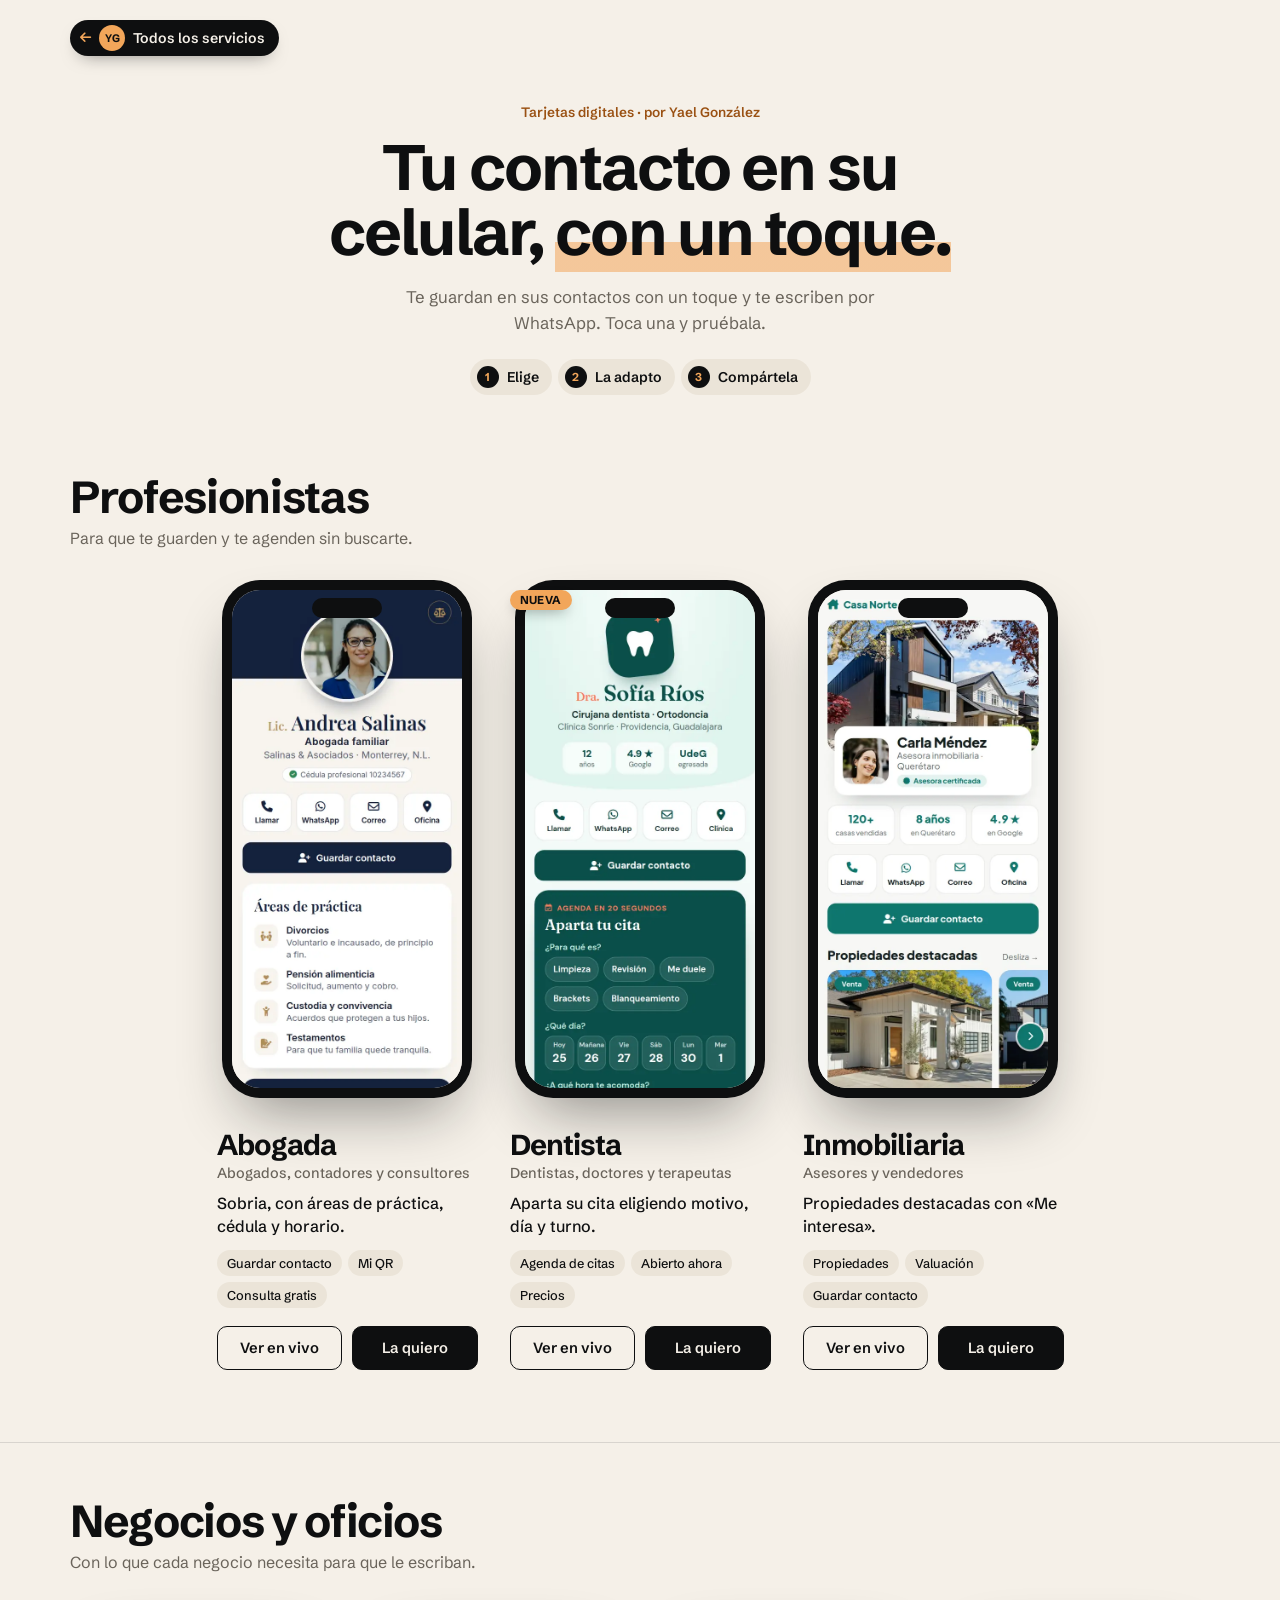
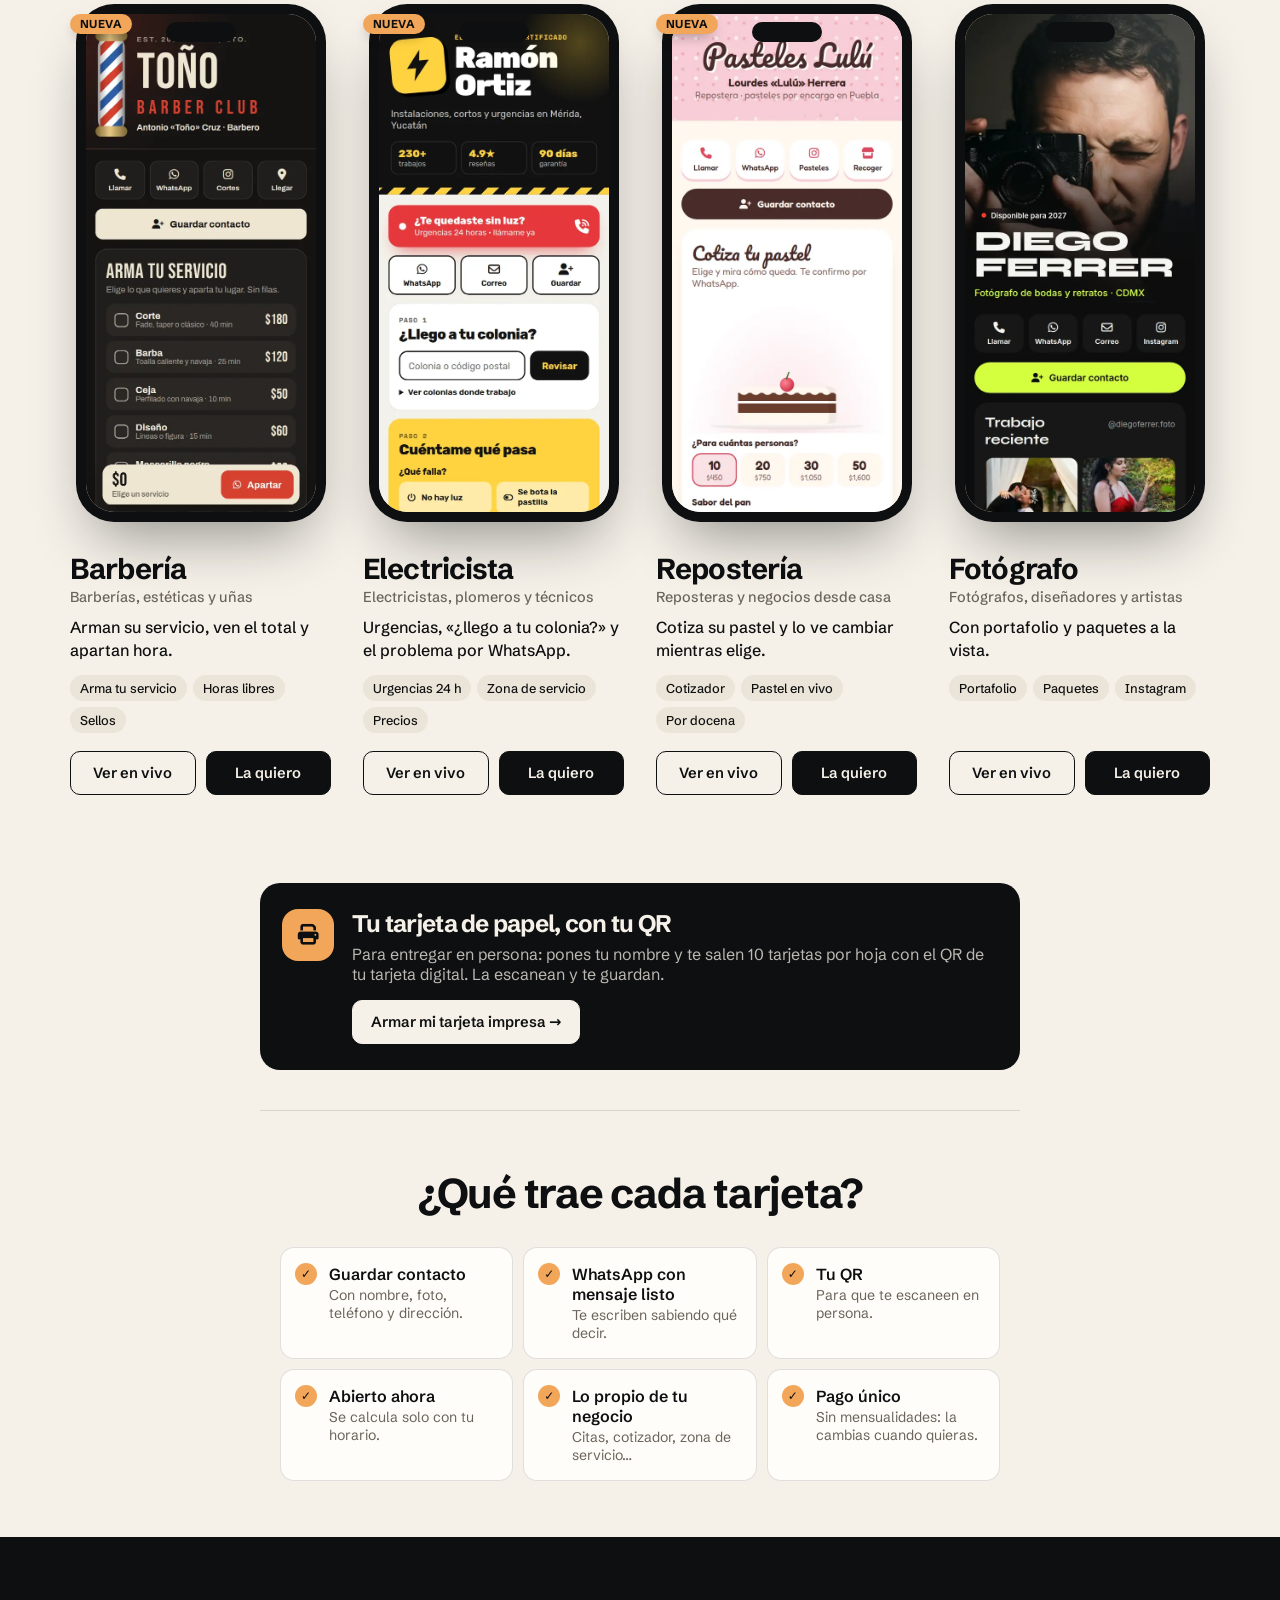
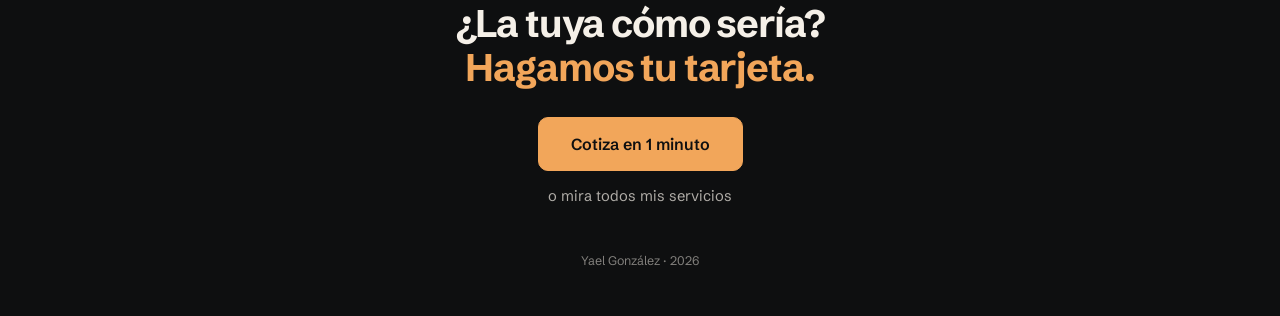
<file: index.html>
<!doctype html>
<html lang="es">
<head>
  <meta charset="utf-8" />
  <meta name="viewport" content="width=device-width, initial-scale=1, viewport-fit=cover" />
  <title>Tarjetas digitales · @yalech</title>
  <meta name="description" content="Tarjetas de presentación digitales: guardan tu contacto con un toque, te agendan y te escriben por WhatsApp. Ejemplos en vivo por Yael González." />
  <meta name="theme-color" content="#f5f0e8" />

  <!-- Vista previa al compartir. Al publicar, cambia la ruta por la URL completa
       (ej. https://tudominio.com/assets/plantillas/tarjeta-dentista.jpg): WhatsApp y Facebook la necesitan así. -->
  <meta property="og:type" content="website" />
  <meta property="og:title" content="Tarjetas digitales · @yalech" />
  <meta property="og:description" content="Tu contacto en un QR: lo guardan con un toque y te escriben por WhatsApp. Mira los ejemplos en vivo." />
  <meta property="og:image" content="assets/plantillas/tarjeta-dentista.jpg" />
  <meta property="og:image:width" content="540" />
  <meta property="og:image:height" content="1169" />
  <meta name="twitter:card" content="summary_large_image" />

  <link rel="icon" href="favicon.svg" type="image/svg+xml" />
  <link rel="apple-touch-icon" href="assets/apple-touch-icon.png" />
  <link rel="preload" href="assets/fuentes/schibsted-grotesk-latin-abd60509.woff2" as="font" type="font/woff2" crossorigin />
  <link rel="stylesheet" href="assets/fuentes/schibstedgrotesk-2d2a8c.css" />
  <link rel="stylesheet" href="assets/iconos/iconos.css?v=2" />
  <link rel="stylesheet" href="estilos.css?v=10" />
  <link rel="stylesheet" href="assets/cotizar.css?v=1" />
  <link rel="stylesheet" href="assets/carrusel.css?v=3" />
</head>
<body>
  <!-- Ejemplos de tarjetas digitales de yalech. Cada tarjeta vive en su carpeta (abogada/, dentista/, barberia/…)
       y comparte comun.js (guardar contacto, compartir, QR, abierto ahora). imprimir.html arma la tarjeta de papel con QR.
       El catálogo completo y el link en bio están en otro repositorio: cambia los enlaces
       ../yalech-web-link-in-bio/ (relativos: funcionan en tu compu y en GitHub Pages; con dominio propio, cámbialos). -->
  <nav class="topbar">
    <a class="back" href="../yalech-web-link-in-bio/#tarjetas" aria-label="Regresar al catálogo de servicios"><i class="fa-solid fa-arrow-left"></i><span class="back-avatar" aria-hidden="true">YG</span>Todos los servicios</a>
  </nav>

  <main>
  <header class="intro">
    <p class="kicker">Tarjetas digitales · por Yael González</p>
    <h1 class="title">Tu contacto en su celular, <em>con un toque.</em></h1>
    <p class="lead">Te guardan en sus contactos con un toque y te escriben por WhatsApp. Toca una y pruébala.</p>
    <ol class="how">
      <li><strong>Elige</strong></li>
      <li><strong>La adapto</strong></li>
      <li><strong>Compártela</strong></li>
    </ol>
  </header>

  <section class="category" id="profesionistas">
    <div class="category-head">
      <div><h2>Profesionistas</h2><p class="category-sub">Para que te guarden y te agenden sin buscarte.</p></div>
      <p class="swipe-hint">Desliza para ver más →</p>
    </div>
    <div class="grid">
      <article class="item">
        <a class="phone" href="abogada/" aria-label="Ver tarjeta de abogada en vivo">
          <span class="screen"><img src="assets/plantillas/tarjeta-abogada.jpg" alt="Tarjeta digital de una abogada" fetchpriority="high" width="540" height="1169" data-tall="assets/plantillas/largas/tarjeta-abogada.webp" /></span>
        </a>
        <div class="item-info">
          <h3 class="item-name">Abogada</h3>
          <p class="item-for">Abogados, contadores y consultores</p>
          <p class="item-desc">Sobria, con áreas de práctica, cédula y horario.</p>
          <ul class="chips"><li>Guardar contacto</li><li>Mi QR</li><li>Consulta gratis</li></ul>
          <div class="item-actions">
            <a class="btn" href="abogada/">Ver en vivo</a>
            <a class="btn btn--solid" data-cotizar="tarjeta" data-ejemplo="Abogada" href="https://wa.me/520000000000?text=Hola%20Yael%2C%20quiero%20una%20tarjeta%20digital%20profesional%20%28abogada%29" target="_blank" rel="noopener">La quiero</a>
          </div>
        </div>
      </article>
      <article class="item">
        <a class="phone" href="dentista/" aria-label="Ver tarjeta de dentista en vivo">
          <span class="screen"><img src="assets/plantillas/tarjeta-dentista.jpg" alt="Tarjeta digital de una dentista con agenda de citas" loading="lazy" width="540" height="1169" data-tall="assets/plantillas/largas/tarjeta-dentista.webp" /></span>
        </a>
        <div class="item-info">
          <span class="tag-new">Nueva</span><h3 class="item-name">Dentista</h3>
          <p class="item-for">Dentistas, doctores y terapeutas</p>
          <p class="item-desc">Aparta su cita eligiendo motivo, día y turno.</p>
          <ul class="chips"><li>Agenda de citas</li><li>Abierto ahora</li><li>Precios</li></ul>
          <div class="item-actions">
            <a class="btn" href="dentista/">Ver en vivo</a>
            <a class="btn btn--solid" data-cotizar="tarjeta" data-ejemplo="Dentista" href="https://wa.me/520000000000?text=Hola%20Yael%2C%20quiero%20una%20tarjeta%20digital%20con%20agenda%20de%20citas%20%28dentista%29" target="_blank" rel="noopener">La quiero</a>
          </div>
        </div>
      </article>
      <article class="item">
        <a class="phone" href="inmobiliaria/" aria-label="Ver tarjeta de inmobiliaria en vivo">
          <span class="screen"><img src="assets/plantillas/tarjeta-inmobiliaria.jpg" alt="Tarjeta digital de una asesora inmobiliaria" loading="lazy" width="540" height="1169" data-tall="assets/plantillas/largas/tarjeta-inmobiliaria.webp" /></span>
        </a>
        <div class="item-info">
          <h3 class="item-name">Inmobiliaria</h3>
          <p class="item-for">Asesores y vendedores</p>
          <p class="item-desc">Propiedades destacadas con «Me interesa».</p>
          <ul class="chips"><li>Propiedades</li><li>Valuación</li><li>Guardar contacto</li></ul>
          <div class="item-actions">
            <a class="btn" href="inmobiliaria/">Ver en vivo</a>
            <a class="btn btn--solid" data-cotizar="tarjeta" data-ejemplo="Inmobiliaria" href="https://wa.me/520000000000?text=Hola%20Yael%2C%20quiero%20una%20tarjeta%20digital%20para%20bienes%20ra%C3%ADces" target="_blank" rel="noopener">La quiero</a>
          </div>
        </div>
      </article>
    </div>
  </section>

  <section class="category" id="negocios">
    <div class="category-head">
      <div><h2>Negocios y oficios</h2><p class="category-sub">Con lo que cada negocio necesita para que le escriban.</p></div>
      <p class="swipe-hint">Desliza para ver más →</p>
    </div>
    <div class="grid">
      <article class="item">
        <a class="phone" href="barberia/" aria-label="Ver tarjeta de barbería en vivo">
          <span class="screen"><img src="assets/plantillas/tarjeta-barberia.jpg" alt="Tarjeta digital de una barbería" loading="lazy" width="540" height="1169" data-tall="assets/plantillas/largas/tarjeta-barberia.webp" /></span>
        </a>
        <div class="item-info">
          <span class="tag-new">Nueva</span><h3 class="item-name">Barbería</h3>
          <p class="item-for">Barberías, estéticas y uñas</p>
          <p class="item-desc">Arman su servicio, ven el total y apartan hora.</p>
          <ul class="chips"><li>Arma tu servicio</li><li>Horas libres</li><li>Sellos</li></ul>
          <div class="item-actions">
            <a class="btn" href="barberia/">Ver en vivo</a>
            <a class="btn btn--solid" data-cotizar="tarjeta" data-ejemplo="Barbería" href="https://wa.me/520000000000?text=Hola%20Yael%2C%20quiero%20una%20tarjeta%20digital%20para%20mi%20barber%C3%ADa" target="_blank" rel="noopener">La quiero</a>
          </div>
        </div>
      </article>
      <article class="item">
        <a class="phone" href="electricista/" aria-label="Ver tarjeta de electricista en vivo">
          <span class="screen"><img src="assets/plantillas/tarjeta-electricista.jpg" alt="Tarjeta digital de un electricista" loading="lazy" width="540" height="1169" data-tall="assets/plantillas/largas/tarjeta-electricista.webp" /></span>
        </a>
        <div class="item-info">
          <span class="tag-new">Nueva</span><h3 class="item-name">Electricista</h3>
          <p class="item-for">Electricistas, plomeros y técnicos</p>
          <p class="item-desc">Urgencias, «¿llego a tu colonia?» y el problema por WhatsApp.</p>
          <ul class="chips"><li>Urgencias 24 h</li><li>Zona de servicio</li><li>Precios</li></ul>
          <div class="item-actions">
            <a class="btn" href="electricista/">Ver en vivo</a>
            <a class="btn btn--solid" data-cotizar="tarjeta" data-ejemplo="Electricista" href="https://wa.me/520000000000?text=Hola%20Yael%2C%20quiero%20una%20tarjeta%20digital%20para%20mi%20oficio%20%28electricista%29" target="_blank" rel="noopener">La quiero</a>
          </div>
        </div>
      </article>
      <article class="item">
        <a class="phone" href="reposteria/" aria-label="Ver tarjeta de repostería en vivo">
          <span class="screen"><img src="assets/plantillas/tarjeta-reposteria.jpg" alt="Tarjeta digital de una repostería con cotizador de pasteles" loading="lazy" width="540" height="1169" data-tall="assets/plantillas/largas/tarjeta-reposteria.webp" /></span>
        </a>
        <div class="item-info">
          <span class="tag-new">Nueva</span><h3 class="item-name">Repostería</h3>
          <p class="item-for">Reposteras y negocios desde casa</p>
          <p class="item-desc">Cotiza su pastel y lo ve cambiar mientras elige.</p>
          <ul class="chips"><li>Cotizador</li><li>Pastel en vivo</li><li>Por docena</li></ul>
          <div class="item-actions">
            <a class="btn" href="reposteria/">Ver en vivo</a>
            <a class="btn btn--solid" data-cotizar="tarjeta" data-ejemplo="Repostería" href="https://wa.me/520000000000?text=Hola%20Yael%2C%20quiero%20una%20tarjeta%20digital%20para%20mi%20reposter%C3%ADa" target="_blank" rel="noopener">La quiero</a>
          </div>
        </div>
      </article>
      <article class="item">
        <a class="phone" href="fotografo/" aria-label="Ver tarjeta de fotógrafo en vivo">
          <span class="screen"><img src="assets/plantillas/tarjeta-fotografo.jpg" alt="Tarjeta digital de un fotógrafo" loading="lazy" width="540" height="1169" data-tall="assets/plantillas/largas/tarjeta-fotografo.webp" /></span>
        </a>
        <div class="item-info">
          <h3 class="item-name">Fotógrafo</h3>
          <p class="item-for">Fotógrafos, diseñadores y artistas</p>
          <p class="item-desc">Con portafolio y paquetes a la vista.</p>
          <ul class="chips"><li>Portafolio</li><li>Paquetes</li><li>Instagram</li></ul>
          <div class="item-actions">
            <a class="btn" href="fotografo/">Ver en vivo</a>
            <a class="btn btn--solid" data-cotizar="tarjeta" data-ejemplo="Fotógrafo" href="https://wa.me/520000000000?text=Hola%20Yael%2C%20quiero%20una%20tarjeta%20digital%20para%20mostrar%20mi%20trabajo" target="_blank" rel="noopener">La quiero</a>
          </div>
        </div>
      </article>
    </div>
  </section>

  <section class="tool">
    <div class="tool-ico" aria-hidden="true"><i class="fa-solid fa-print"></i></div>
    <div>
      <h2 class="tool-title">Tu tarjeta de papel, con tu QR</h2>
      <p class="tool-text">Para entregar en persona: pones tu nombre y te salen 10 tarjetas por hoja con el QR de tu tarjeta digital. La escanean y te guardan.</p>
      <a class="btn" href="imprimir.html">Armar mi tarjeta impresa <span aria-hidden="true">→</span></a>
    </div>
  </section>

  <section class="why">
    <h2 class="why-title">¿Qué trae cada tarjeta?</h2>
    <ul class="why-list">
      <li><strong>Guardar contacto</strong><span>Con nombre, foto, teléfono y dirección.</span></li>
      <li><strong>WhatsApp con mensaje listo</strong><span>Te escriben sabiendo qué decir.</span></li>
      <li><strong>Tu QR</strong><span>Para que te escaneen en persona.</span></li>
      <li><strong>Abierto ahora</strong><span>Se calcula solo con tu horario.</span></li>
      <li><strong>Lo propio de tu negocio</strong><span>Citas, cotizador, zona de servicio…</span></li>
      <li><strong>Pago único</strong><span>Sin mensualidades: la cambias cuando quieras.</span></li>
    </ul>
  </section>

  </main>

  <footer class="outro">
    <p class="outro-text">¿La tuya cómo sería? <em>Hagamos tu tarjeta.</em></p>
    <a class="btn btn--solid btn--big" href="https://wa.me/520000000000?text=Hola%20Yael,%20quiero%20cotizar%20una%20tarjeta%20digital" target="_blank" rel="noopener" data-cotizar="tarjeta">Cotiza en 1 minuto</a>
    <a class="outro-alt" href="../yalech-web-link-in-bio/">o mira todos mis servicios</a>
    <p class="outro-sign">Yael González · 2026</p>
  </footer>

  <aside aria-label="Cotizar">
  <a class="float-quote" href="https://wa.me/520000000000?text=Hola%20Yael,%20quiero%20cotizar%20una%20tarjeta%20digital" target="_blank" rel="noopener" data-cotizar="tarjeta"><i class="fa-solid fa-bolt"></i> Cotiza en 1 minuto</a>
  </aside>

  <script src="assets/motion.js"></script>
  <script src="assets/cotizar.js?v=3"></script>
  <script src="assets/carrusel.js?v=3"></script>
  <script>
    // Carrusel de ejemplos: flechas, puntitos y una probadita para que se note que se desliza
    document.querySelectorAll('.category .grid').forEach(g => carrusel(g));

    // Aparecen al bajar
    motion.reveal('.category-head, .tool, .why-title, .outro-text, .outro .btn');
    motion.stagger('.grid, .why-list');

    // Botón flotante: aparece al pasar la presentación y se esconde al llegar al cierre
    const flotante = document.querySelector('.float-quote');
    const intro = document.querySelector('.intro');
    const cierre = document.querySelector('.outro');
    const verFlotante = () => {
      const pasado = intro.getBoundingClientRect().bottom < 0;
      const alFinal = cierre.getBoundingClientRect().top < innerHeight;
      flotante.classList.toggle('show', pasado && !alFinal);
    };
    addEventListener('scroll', verFlotante, { passive: true });
    verFlotante();

    // Celular de muestra: al pasar el mouse (o al verlo en el celular) recorre la página completa.
    // Las capturas largas están en assets/plantillas/largas y se cargan solo cuando la tarjeta está cerca.
    const phones = document.querySelectorAll('.phone');
    const medir = phone => {
      const img = phone.querySelector('img');
      const extra = img.offsetHeight - phone.querySelector('.screen').clientHeight;
      phone.style.setProperty('--shift', -Math.max(extra, 0) + 'px');
      phone.style.setProperty('--dur', Math.max(extra / 160, 2).toFixed(1) + 's');
    };
    const cargar = new IntersectionObserver(entries => entries.forEach(e => {
      if (!e.isIntersecting) return;
      cargar.unobserve(e.target);
      const img = e.target.querySelector('img');
      const tall = new Image();
      tall.onload = () => { img.removeAttribute('height'); img.src = tall.src; e.target.classList.add('is-tall'); medir(e.target); };
      tall.src = img.dataset.tall;
    }), { rootMargin: '300px' });
    // Las capturas largas esperan a que la página termine de cargar, para no competir con lo primero que se ve
    const empezar = () => { if (!motion.calm) phones.forEach(p => cargar.observe(p)); };
    if (document.readyState === 'complete') setTimeout(empezar, 300);
    else addEventListener('load', () => setTimeout(empezar, 300), { once: true });
    addEventListener('resize', () => document.querySelectorAll('.phone.is-tall').forEach(medir));

    // En pantallas táctiles no hay "pasar el mouse": se recorre sola mientras está a la vista
    if (!matchMedia('(hover: hover)').matches) {
      const play = new IntersectionObserver(entries => entries.forEach(e =>
        e.target.classList.toggle('is-playing', e.isIntersecting)
      ), { threshold: 0.7 });
      phones.forEach(p => play.observe(p));
    }
  </script>
</body>
</html>
</file>
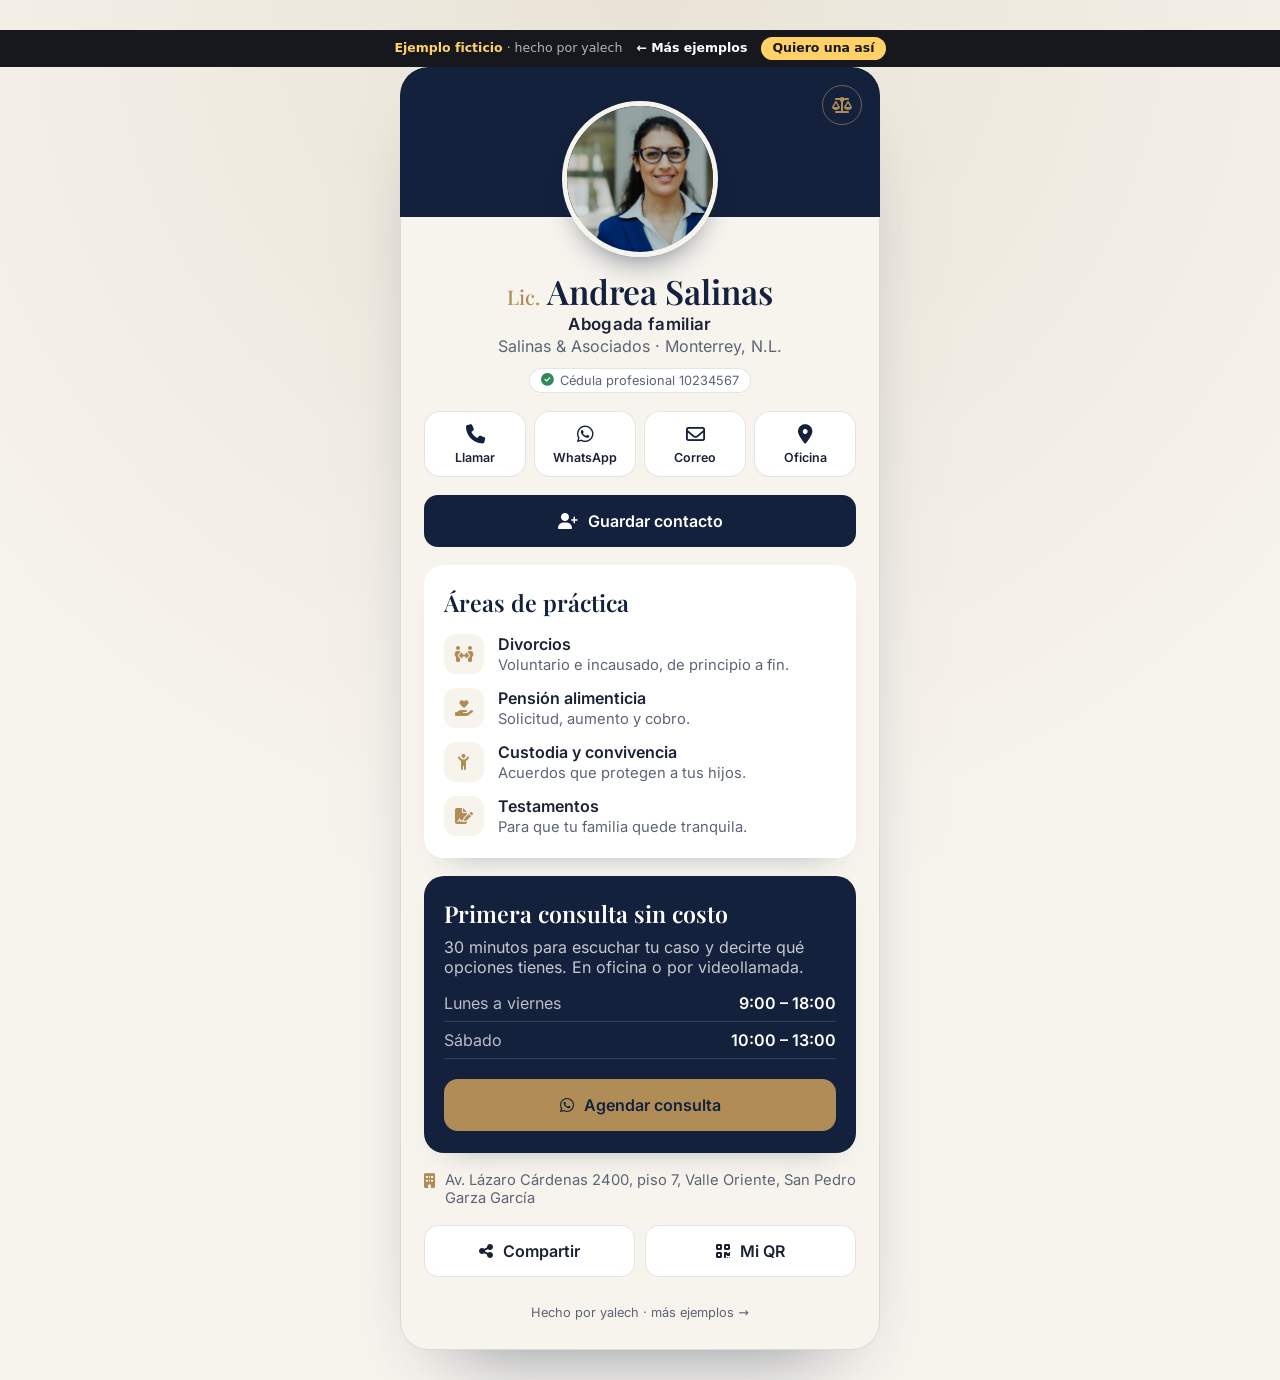
<file: abogada/index.html>
<!doctype html>
<html lang="es">
<head>
  <meta charset="utf-8" />
  <meta name="viewport" content="width=device-width, initial-scale=1, viewport-fit=cover" />
  <title>Lic. Andrea Salinas · Abogada familiar</title>
  <meta name="description" content="Divorcios, pensión alimenticia y custodia en Monterrey. Primera consulta sin costo." />
  <meta name="theme-color" content="#14213d" />
  <!-- Vista previa al compartir (WhatsApp, Facebook…). Al publicar, cambia la ruta de la imagen
       por la URL completa, ej. https://tudominio.com/assets/og.jpg -->
  <meta property="og:type" content="profile" />
  <meta property="og:title" content="Lic. Andrea Salinas · Abogada familiar" />
  <meta property="og:description" content="Divorcios, pensión alimenticia y custodia en Monterrey. Primera consulta sin costo." />
  <meta property="og:image" content="assets/og.jpg" />
  <meta property="og:image:width" content="1200" />
  <meta property="og:image:height" content="630" />
  <meta name="twitter:card" content="summary_large_image" />
  <link rel="icon" href="favicon.svg" type="image/svg+xml" />
  <link rel="preload" href="../assets/fuentes/inter-latin-f11d729b.woff2" as="font" type="font/woff2" crossorigin />
  <link rel="preload" href="../assets/fuentes/playfair-display-latin-daeff530.woff2" as="font" type="font/woff2" crossorigin />
  <link rel="stylesheet" href="../assets/fuentes/playfairdisplay-inter-d7f1f2.css" />
  <link rel="stylesheet" href="../assets/iconos/iconos.css?v=2" />
  <link rel="stylesheet" href="styles.css?v=3" />
  <link rel="stylesheet" href="../assets/muestra.css?v=4" />
</head>
<body>
  <!-- Aviso de ejemplo (ficticio) con regreso y cotizador. Para un cliente real, borra este bloque. -->
  <div class="mu-barra" role="note">
    <span><strong>Ejemplo ficticio</strong><span class="mu-barra-quien"> · hecho por yalech</span></span>
    <a href="../">← Más ejemplos</a>
    <a class="mu-barra-cta" href="../?cotizar=tarjeta&amp;ejemplo=Abogada">Quiero una así</a>
  </div>
  <!-- Tarjeta digital de ejemplo (persona ficticia). Foto de Unsplash, uso libre.
       Nombre, teléfono, correo y dirección están en tarjeta.js (el funcionamiento, en ../comun.js). -->
  <main class="card">
    <header class="head">
      <div class="seal" aria-hidden="true"><i class="fa-solid fa-scale-balanced"></i></div>
      <img class="photo" src="assets/foto.jpg" alt="Andrea Salinas" width="600" height="600" />
      <h1 class="name"><small>Lic.</small> Andrea Salinas</h1>
      <p class="role">Abogada familiar</p>
      <p class="firm">Salinas &amp; Asociados · Monterrey, N.L.</p>
      <p class="license"><i class="fa-solid fa-circle-check"></i> Cédula profesional 10234567</p>
    </header>

    <nav class="actions" aria-label="Contacto">
      <a data-call><i class="fa-solid fa-phone"></i><span>Llamar</span></a>
      <a data-wa><i class="fa-brands fa-whatsapp"></i><span>WhatsApp</span></a>
      <a data-mail><i class="fa-regular fa-envelope"></i><span>Correo</span></a>
      <a data-map><i class="fa-solid fa-location-dot"></i><span>Oficina</span></a>
    </nav>

    <button class="btn btn--main" type="button" data-vcard><i class="fa-solid fa-user-plus"></i> Guardar contacto</button>

    <section class="block">
      <h2>Áreas de práctica</h2>
      <ul class="areas">
        <li><i class="fa-solid fa-people-arrows"></i><div><strong>Divorcios</strong><span>Voluntario e incausado, de principio a fin.</span></div></li>
        <li><i class="fa-solid fa-hand-holding-heart"></i><div><strong>Pensión alimenticia</strong><span>Solicitud, aumento y cobro.</span></div></li>
        <li><i class="fa-solid fa-child-reaching"></i><div><strong>Custodia y convivencia</strong><span>Acuerdos que protegen a tus hijos.</span></div></li>
        <li><i class="fa-solid fa-file-signature"></i><div><strong>Testamentos</strong><span>Para que tu familia quede tranquila.</span></div></li>
      </ul>
    </section>

    <section class="block block--dark">
      <h2>Primera consulta sin costo</h2>
      <p>30 minutos para escuchar tu caso y decirte qué opciones tienes. En oficina o por videollamada.</p>
      <dl class="hours">
        <div><dt>Lunes a viernes</dt><dd>9:00 – 18:00</dd></div>
        <div><dt>Sábado</dt><dd>10:00 – 13:00</dd></div>
      </dl>
      <a class="btn btn--gold" data-wa-text="Hola Lic. Andrea, quisiera agendar mi primera consulta."><i class="fa-brands fa-whatsapp"></i> Agendar consulta</a>
    </section>

    <p class="address"><i class="fa-solid fa-building"></i> Av. Lázaro Cárdenas 2400, piso 7, Valle Oriente, San Pedro Garza García</p>

    <div class="share-row">
      <button class="btn btn--line" type="button" data-share><i class="fa-solid fa-share-nodes"></i> Compartir</button>
      <button class="btn btn--line" type="button" data-qr><i class="fa-solid fa-qrcode"></i> Mi QR</button>
    </div>

    <a class="credit" href="../">Hecho por yalech · más ejemplos →</a>
  </main>

  <dialog class="qr" id="qr" aria-labelledby="qr-title">
    <div class="qr-inner" tabindex="-1" autofocus>
      <p class="qr-title" id="qr-title">Escanea para guardar mi tarjeta</p>
      <div class="qr-box" data-qr-box></div>
      <p class="qr-name">Lic. Andrea Salinas</p>
      <button class="btn btn--line" type="button" data-close>Cerrar</button>
    </div>
  </dialog>

  <div class="toast" role="status" aria-live="polite" data-toast></div>

  <script src="../assets/motion.js"></script>
  <script src="../assets/qrcode.min.js"></script>
  <script src="tarjeta.js?v=1"></script>
  <script src="../comun.js?v=2"></script>
  <!-- Modo muestra (ejemplo ficticio). Para un cliente real, borra la siguiente línea. -->
  <script src="../assets/muestra.js?v=4" data-servicio="tarjeta" data-ejemplo="Abogada" data-para="Lic. Andrea Salinas"></script>
  <script src="../assets/errores.js?v=1"></script>
</body>
</html>
</file>
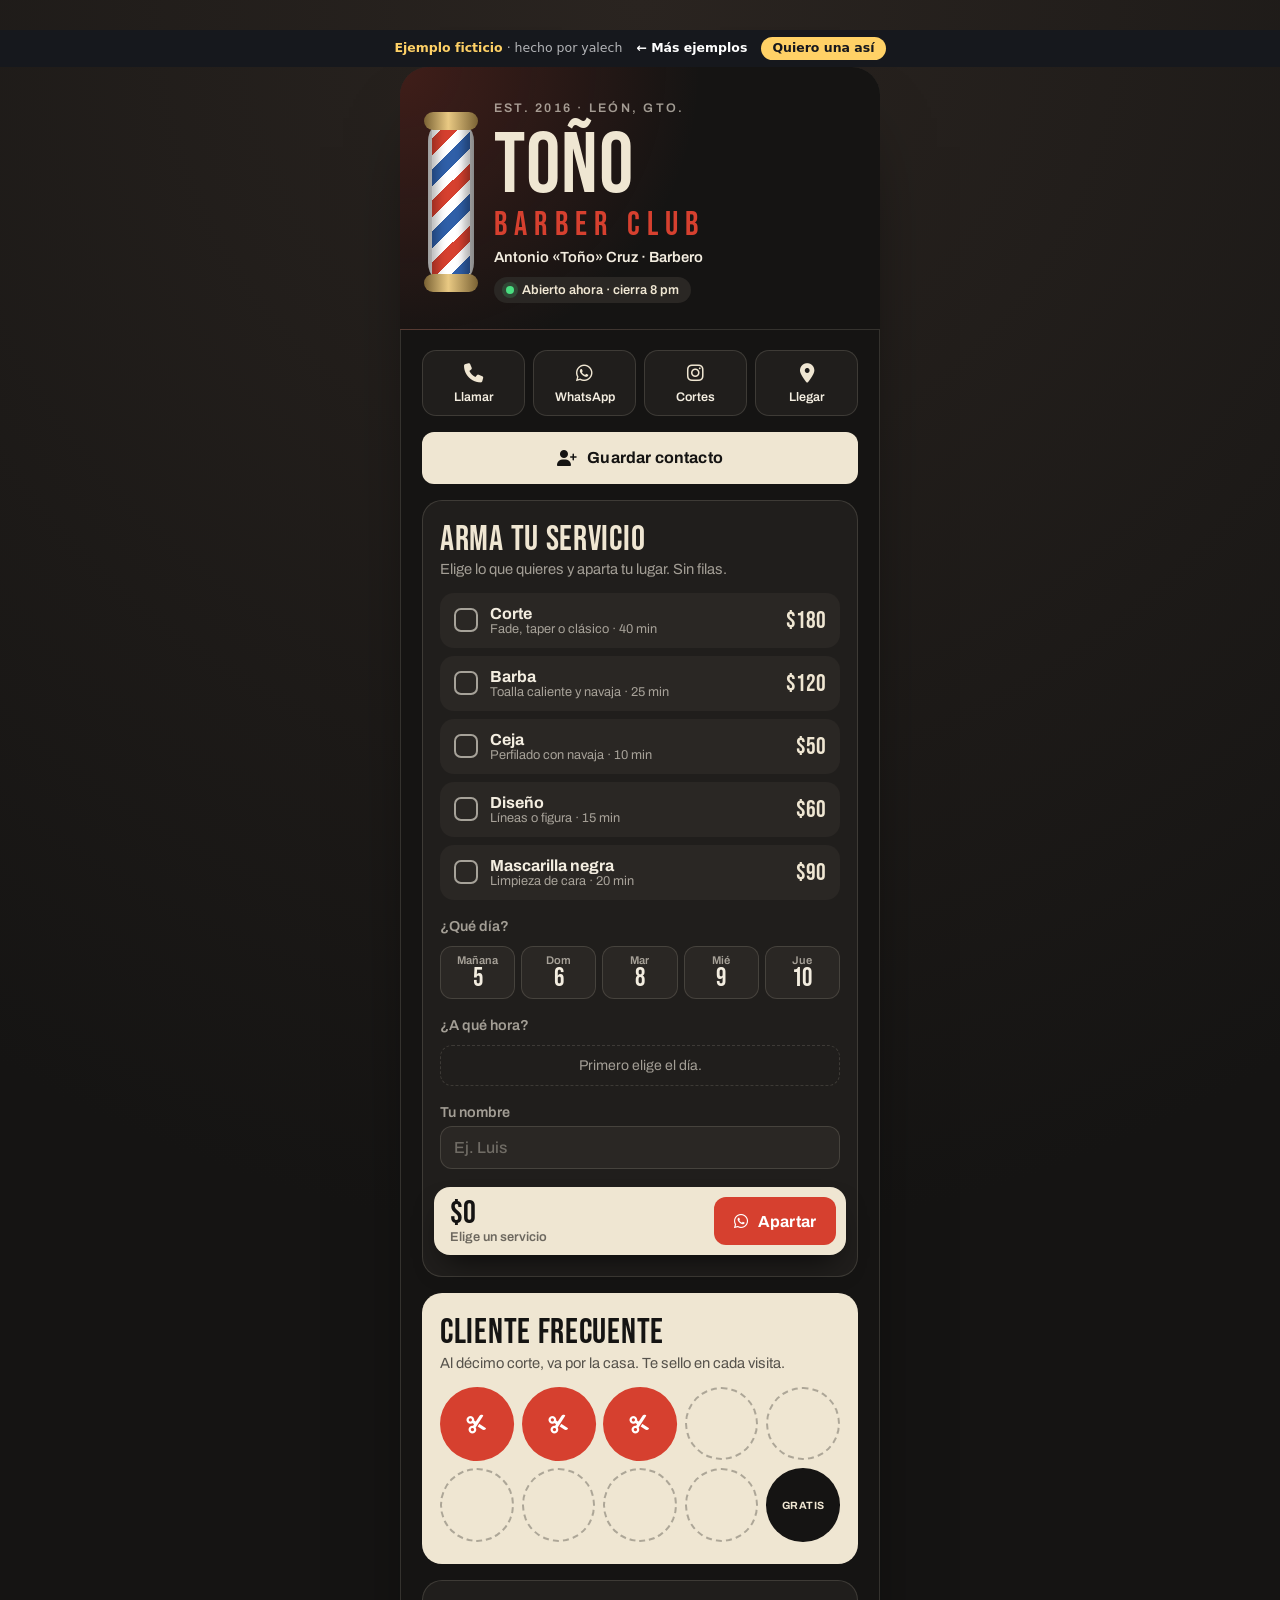
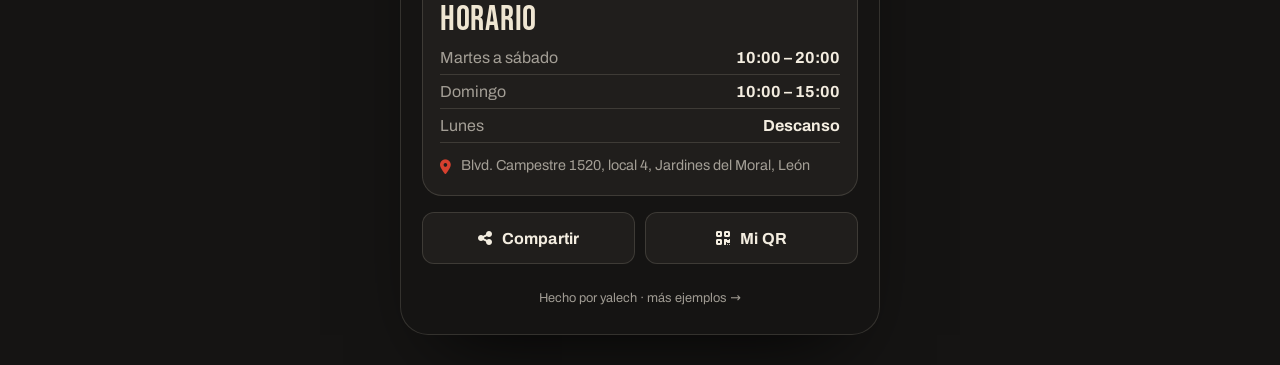
<file: barberia/index.html>
<!doctype html>
<html lang="es">
<head>
  <meta charset="utf-8" />
  <meta name="viewport" content="width=device-width, initial-scale=1, viewport-fit=cover" />
  <title>Toño Barber Club · Barbería en León</title>
  <meta name="description" content="Cortes, fades y barba en León, Gto. Arma tu servicio y aparta tu lugar por WhatsApp." />
  <meta name="theme-color" content="#151413" />
  <!-- Vista previa al compartir (WhatsApp, Facebook…). Al publicar, cambia la ruta de la imagen
       por la URL completa, ej. https://tudominio.com/assets/og.jpg -->
  <meta property="og:type" content="profile" />
  <meta property="og:title" content="Toño Barber Club · Barbería en León" />
  <meta property="og:description" content="Arma tu servicio y aparta tu lugar por WhatsApp." />
  <meta property="og:image" content="assets/og.jpg" />
  <meta property="og:image:width" content="1200" />
  <meta property="og:image:height" content="630" />
  <meta name="twitter:card" content="summary_large_image" />
  <link rel="icon" href="favicon.svg" type="image/svg+xml" />
  <link rel="preload" href="../assets/fuentes/archivo-latin-65449f16.woff2" as="font" type="font/woff2" crossorigin />
  <link rel="preload" href="../assets/fuentes/bebas-neue-latin-1f063bd9.woff2" as="font" type="font/woff2" crossorigin />
  <link rel="stylesheet" href="../assets/fuentes/bebasneue-archivo-f88429.css" />
  <link rel="stylesheet" href="../assets/iconos/iconos.css?v=2" />
  <link rel="stylesheet" href="styles.css?v=1" />
  <link rel="stylesheet" href="../assets/muestra.css?v=4" />
</head>
<body>
  <!-- Aviso de ejemplo (ficticio) con regreso y cotizador. Para un cliente real, borra este bloque. -->
  <div class="mu-barra" role="note">
    <span><strong>Ejemplo ficticio</strong><span class="mu-barra-quien"> · hecho por yalech</span></span>
    <a href="../">← Más ejemplos</a>
    <a class="mu-barra-cta" href="../?cotizar=tarjeta&amp;ejemplo=Barber%C3%ADa">Quiero una así</a>
  </div>
  <!-- Tarjeta digital de ejemplo (barbería ficticia). Ilustrada con CSS: no usa fotos.
       Datos, horario y «Arma tu servicio» están en tarjeta.js (lo que comparten todas, en ../comun.js).
       Para cambiar un servicio, edita su <label> en «Arma tu servicio»: data-precio y data-min. -->
  <main class="card">
    <header class="head">
      <div class="pole" aria-hidden="true"><span></span></div>
      <div class="head-text">
        <p class="est">Est. 2016 · León, Gto.</p>
        <h1 class="name">Toño<span>Barber Club</span></h1>
        <p class="role">Antonio «Toño» Cruz · Barbero</p>
        <p class="status" data-abierto hidden></p>
      </div>
    </header>

    <nav class="actions" aria-label="Contacto">
      <a data-call><i class="fa-solid fa-phone"></i><span>Llamar</span></a>
      <a data-wa><i class="fa-brands fa-whatsapp"></i><span>WhatsApp</span></a>
      <a href="https://www.instagram.com/" target="_blank" rel="noopener"><i class="fa-brands fa-instagram"></i><span>Cortes</span></a>
      <a data-map><i class="fa-solid fa-location-dot"></i><span>Llegar</span></a>
    </nav>

    <button class="btn btn--main" type="button" data-vcard><i class="fa-solid fa-user-plus"></i> Guardar contacto</button>

    <section class="block block--build" id="servicio">
      <h2>Arma tu servicio</h2>
      <p class="sub">Elige lo que quieres y aparta tu lugar. Sin filas.</p>
      <form class="build" data-servicio novalidate>
        <ul class="menu">
          <li><label><input type="checkbox" name="serv" value="Corte" data-precio="180" data-min="40" /><span class="box"></span><span class="what"><b>Corte</b><small>Fade, taper o clásico · 40 min</small></span><span class="cost">$180</span></label></li>
          <li><label><input type="checkbox" name="serv" value="Barba" data-precio="120" data-min="25" /><span class="box"></span><span class="what"><b>Barba</b><small>Toalla caliente y navaja · 25 min</small></span><span class="cost">$120</span></label></li>
          <li><label><input type="checkbox" name="serv" value="Ceja" data-precio="50" data-min="10" /><span class="box"></span><span class="what"><b>Ceja</b><small>Perfilado con navaja · 10 min</small></span><span class="cost">$50</span></label></li>
          <li><label><input type="checkbox" name="serv" value="Diseño" data-precio="60" data-min="15" /><span class="box"></span><span class="what"><b>Diseño</b><small>Líneas o figura · 15 min</small></span><span class="cost">$60</span></label></li>
          <li><label><input type="checkbox" name="serv" value="Mascarilla" data-precio="90" data-min="20" /><span class="box"></span><span class="what"><b>Mascarilla negra</b><small>Limpieza de cara · 20 min</small></span><span class="cost">$90</span></label></li>
        </ul>

        <p class="label">¿Qué día?</p>
        <div class="days" data-dias></div>
        <p class="label">¿A qué hora?</p>
        <div class="hours" data-horas><p class="empty">Primero elige el día.</p></div>

        <label class="field"><span>Tu nombre</span><input name="nombre" maxlength="40" autocomplete="given-name" placeholder="Ej. Luis" /></label>
        <p class="form-error" data-servicio-error role="alert" hidden></p>
        <div class="total">
          <p><span data-total>$0</span><small data-dur>Elige un servicio</small></p>
          <button class="btn btn--red" type="submit"><i class="fa-brands fa-whatsapp"></i> Apartar</button>
        </div>
      </form>
    </section>

    <section class="block block--stamps">
      <div>
        <h2>Cliente frecuente</h2>
        <p>Al décimo corte, va por la casa. Te sello en cada visita.</p>
      </div>
      <ol class="stamps" aria-label="Tarjeta de sellos: 10 cortes">
        <li></li><li></li><li></li><li></li><li></li><li></li><li></li><li></li><li></li><li class="free">Gratis</li>
      </ol>
    </section>

    <section class="block">
      <h2>Horario</h2>
      <dl class="sched">
        <div><dt>Martes a sábado</dt><dd>10:00 – 20:00</dd></div>
        <div><dt>Domingo</dt><dd>10:00 – 15:00</dd></div>
        <div><dt>Lunes</dt><dd>Descanso</dd></div>
      </dl>
      <p class="address"><i class="fa-solid fa-location-dot"></i> Blvd. Campestre 1520, local 4, Jardines del Moral, León</p>
    </section>

    <div class="share-row">
      <button class="btn btn--line" type="button" data-share><i class="fa-solid fa-share-nodes"></i> Compartir</button>
      <button class="btn btn--line" type="button" data-qr><i class="fa-solid fa-qrcode"></i> Mi QR</button>
    </div>

    <a class="credit" href="../">Hecho por yalech · más ejemplos →</a>
  </main>

  <dialog class="qr" id="qr" aria-labelledby="qr-title">
    <div class="qr-inner" tabindex="-1" autofocus>
      <p class="qr-title" id="qr-title">Escanea para guardar mi tarjeta</p>
      <div class="qr-box" data-qr-box></div>
      <p class="qr-name">Toño Barber Club</p>
      <button class="btn btn--line" type="button" data-close>Cerrar</button>
    </div>
  </dialog>

  <div class="toast" role="status" aria-live="polite" data-toast></div>

  <script src="../assets/motion.js"></script>
  <script src="../assets/qrcode.min.js"></script>
  <script src="tarjeta.js?v=1"></script>
  <script src="../comun.js?v=2"></script>
  <!-- Modo muestra (ejemplo ficticio). Para un cliente real, borra la siguiente línea. -->
  <script src="../assets/muestra.js?v=4" data-servicio="tarjeta" data-ejemplo="Barbería" data-para="Toño Barber Club"></script>
  <script src="../assets/errores.js?v=1"></script>
</body>
</html>
</file>
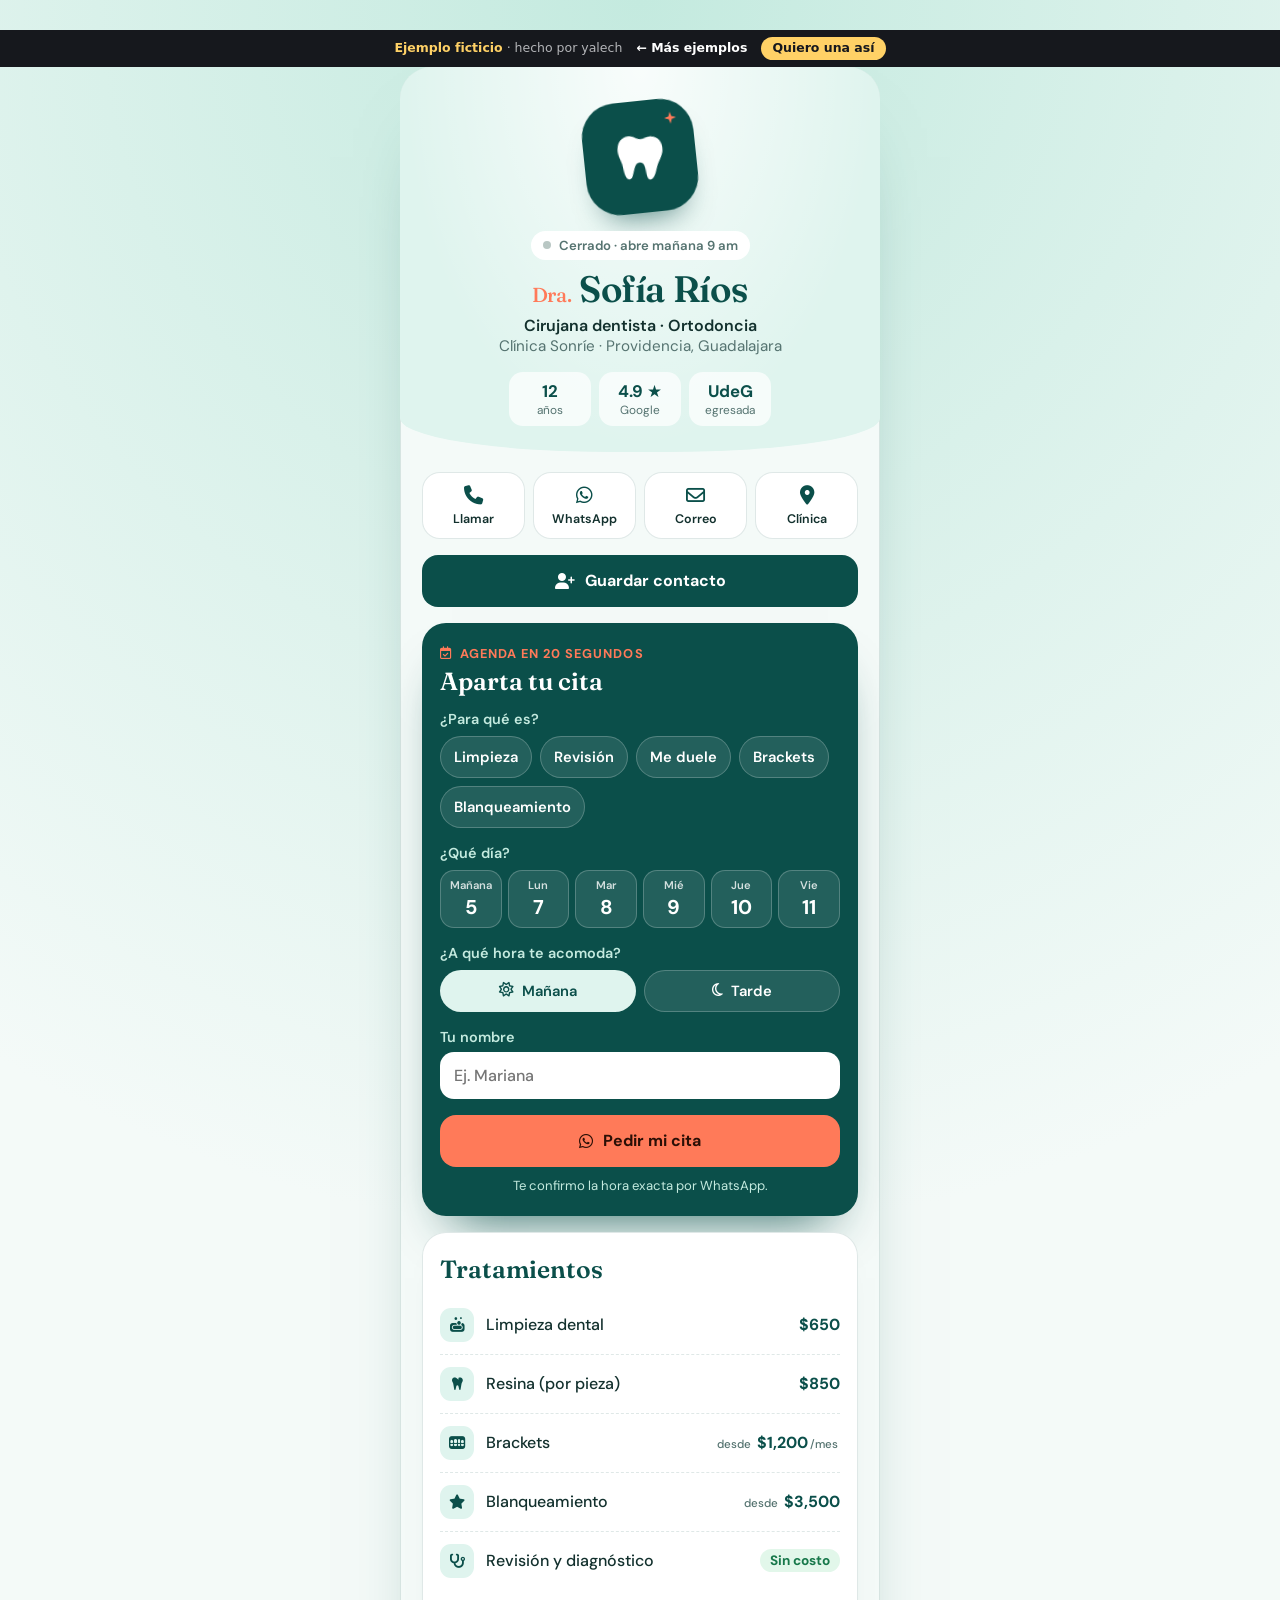
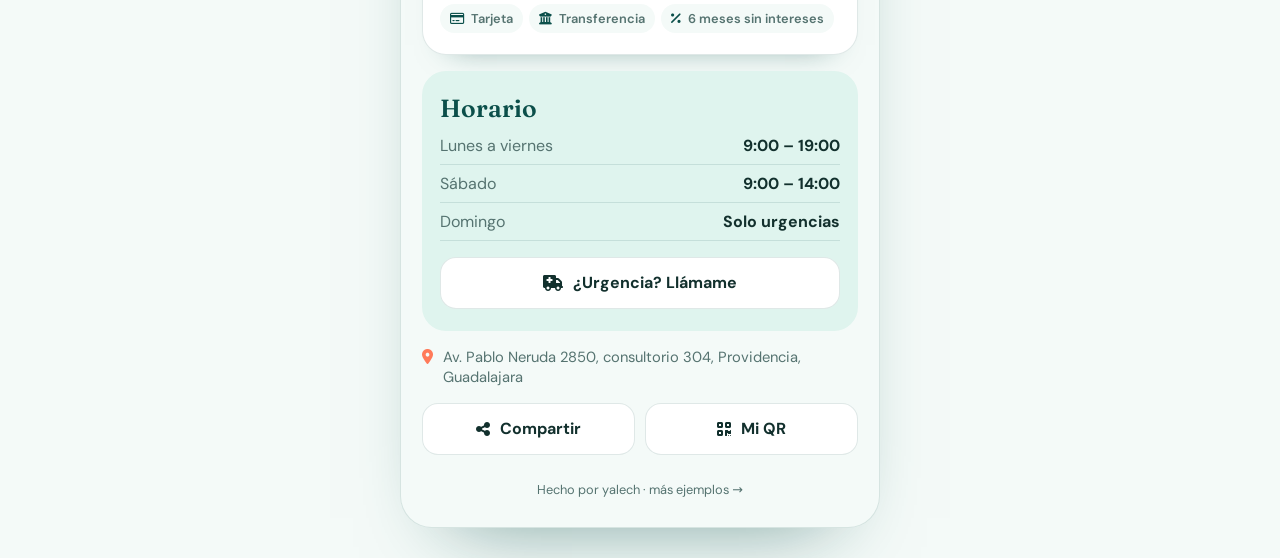
<file: dentista/index.html>
<!doctype html>
<html lang="es">
<head>
  <meta charset="utf-8" />
  <meta name="viewport" content="width=device-width, initial-scale=1, viewport-fit=cover" />
  <title>Dra. Sofía Ríos · Dentista en Guadalajara</title>
  <meta name="description" content="Limpiezas, resinas, ortodoncia y blanqueamiento en Guadalajara. Agenda tu cita por WhatsApp." />
  <meta name="theme-color" content="#0b4f4a" />
  <!-- Vista previa al compartir (WhatsApp, Facebook…). Al publicar, cambia la ruta de la imagen
       por la URL completa, ej. https://tudominio.com/assets/og.jpg -->
  <meta property="og:type" content="profile" />
  <meta property="og:title" content="Dra. Sofía Ríos · Dentista en Guadalajara" />
  <meta property="og:description" content="Limpiezas, resinas, ortodoncia y blanqueamiento. Agenda tu cita por WhatsApp." />
  <meta property="og:image" content="assets/og.jpg" />
  <meta property="og:image:width" content="1200" />
  <meta property="og:image:height" content="630" />
  <meta name="twitter:card" content="summary_large_image" />
  <link rel="icon" href="favicon.svg" type="image/svg+xml" />
  <link rel="preload" href="../assets/fuentes/dm-sans-latin-c57593e0.woff2" as="font" type="font/woff2" crossorigin />
  <link rel="preload" href="../assets/fuentes/fraunces-latin-48642176.woff2" as="font" type="font/woff2" crossorigin />
  <link rel="stylesheet" href="../assets/fuentes/fraunces-dmsans-b958fa.css" />
  <link rel="stylesheet" href="../assets/iconos/iconos.css?v=2" />
  <link rel="stylesheet" href="styles.css?v=1" />
  <link rel="stylesheet" href="../assets/muestra.css?v=4" />
</head>
<body>
  <!-- Aviso de ejemplo (ficticio) con regreso y cotizador. Para un cliente real, borra este bloque. -->
  <div class="mu-barra" role="note">
    <span><strong>Ejemplo ficticio</strong><span class="mu-barra-quien"> · hecho por yalech</span></span>
    <a href="../">← Más ejemplos</a>
    <a class="mu-barra-cta" href="../?cotizar=tarjeta&amp;ejemplo=Dentista">Quiero una así</a>
  </div>
  <!-- Tarjeta digital de ejemplo (persona ficticia). Ilustrada con CSS: no usa fotos.
       Datos, horario y la agenda de citas están en tarjeta.js (lo que comparten todas, en ../comun.js). -->
  <main class="card">
    <header class="head">
      <div class="avatar" aria-hidden="true">
        <svg viewBox="0 0 64 64"><path d="M20 10c-7 0-12 6-12 14 0 6 3 10 5 16 2 7 3 16 8 16 4 0 4-9 6-14 1-3 3-4 5-4s4 1 5 4c2 5 2 14 6 14 5 0 6-9 8-16 2-6 5-10 5-16 0-8-5-14-12-14-5 0-8 3-12 3s-7-3-12-3Z" /></svg>
      </div>
      <p class="status" data-abierto hidden></p>
      <h1 class="name"><small>Dra.</small> Sofía Ríos</h1>
      <p class="role">Cirujana dentista · Ortodoncia</p>
      <p class="clinic">Clínica Sonríe · Providencia, Guadalajara</p>
      <ul class="facts">
        <li><strong>12</strong><span>años</span></li>
        <li><strong>4.9 ★</strong><span>Google</span></li>
        <li><strong>UdeG</strong><span>egresada</span></li>
      </ul>
    </header>

    <nav class="actions" aria-label="Contacto">
      <a data-call><i class="fa-solid fa-phone"></i><span>Llamar</span></a>
      <a data-wa><i class="fa-brands fa-whatsapp"></i><span>WhatsApp</span></a>
      <a data-mail><i class="fa-regular fa-envelope"></i><span>Correo</span></a>
      <a data-map><i class="fa-solid fa-location-dot"></i><span>Clínica</span></a>
    </nav>

    <button class="btn btn--main" type="button" data-vcard><i class="fa-solid fa-user-plus"></i> Guardar contacto</button>

    <section class="block block--cita" id="cita">
      <p class="kicker"><i class="fa-regular fa-calendar-check"></i> Agenda en 20 segundos</p>
      <h2>Aparta tu cita</h2>
      <form class="cita" data-cita novalidate>
        <fieldset>
          <legend>¿Para qué es?</legend>
          <div class="pills">
            <label><input type="radio" name="motivo" value="Limpieza" /><span>Limpieza</span></label>
            <label><input type="radio" name="motivo" value="Revisión general" /><span>Revisión</span></label>
            <label><input type="radio" name="motivo" value="Dolor o urgencia" /><span>Me duele</span></label>
            <label><input type="radio" name="motivo" value="Valoración de ortodoncia" /><span>Brackets</span></label>
            <label><input type="radio" name="motivo" value="Blanqueamiento" /><span>Blanqueamiento</span></label>
          </div>
        </fieldset>
        <fieldset>
          <legend>¿Qué día?</legend>
          <div class="days" data-dias></div>
        </fieldset>
        <fieldset>
          <legend>¿A qué hora te acomoda?</legend>
          <div class="pills pills--2">
            <label><input type="radio" name="turno" value="Mañana (9 a 1)" checked /><span><i class="fa-regular fa-sun"></i> Mañana</span></label>
            <label><input type="radio" name="turno" value="Tarde (4 a 7)" /><span><i class="fa-regular fa-moon"></i> Tarde</span></label>
          </div>
        </fieldset>
        <label class="field"><span>Tu nombre</span><input name="nombre" maxlength="40" autocomplete="given-name" placeholder="Ej. Mariana" /></label>
        <p class="form-error" data-cita-error role="alert" hidden></p>
        <button class="btn btn--coral" type="submit"><i class="fa-brands fa-whatsapp"></i> Pedir mi cita</button>
        <p class="hint">Te confirmo la hora exacta por WhatsApp.</p>
      </form>
    </section>

    <section class="block">
      <h2>Tratamientos</h2>
      <ul class="prices">
        <li><span><i class="fa-solid fa-soap"></i>Limpieza dental</span><b>$650</b></li>
        <li><span><i class="fa-solid fa-tooth"></i>Resina (por pieza)</span><b>$850</b></li>
        <li><span><i class="fa-solid fa-teeth"></i>Brackets</span><b><small>desde</small> $1,200<small>/mes</small></b></li>
        <li><span><i class="fa-solid fa-star"></i>Blanqueamiento</span><b><small>desde</small> $3,500</b></li>
        <li><span><i class="fa-solid fa-stethoscope"></i>Revisión y diagnóstico</span><b class="free">Sin costo</b></li>
      </ul>
      <ul class="pay">
        <li><i class="fa-regular fa-credit-card"></i> Tarjeta</li>
        <li><i class="fa-solid fa-building-columns"></i> Transferencia</li>
        <li><i class="fa-solid fa-percent"></i> 6 meses sin intereses</li>
      </ul>
    </section>

    <section class="block block--soft">
      <h2>Horario</h2>
      <dl class="hours">
        <div><dt>Lunes a viernes</dt><dd>9:00 – 19:00</dd></div>
        <div><dt>Sábado</dt><dd>9:00 – 14:00</dd></div>
        <div><dt>Domingo</dt><dd>Solo urgencias</dd></div>
      </dl>
      <a class="btn btn--line" data-call><i class="fa-solid fa-truck-medical"></i> ¿Urgencia? Llámame</a>
    </section>

    <p class="address"><i class="fa-solid fa-location-dot"></i> Av. Pablo Neruda 2850, consultorio 304, Providencia, Guadalajara</p>

    <div class="share-row">
      <button class="btn btn--line" type="button" data-share><i class="fa-solid fa-share-nodes"></i> Compartir</button>
      <button class="btn btn--line" type="button" data-qr><i class="fa-solid fa-qrcode"></i> Mi QR</button>
    </div>

    <a class="credit" href="../">Hecho por yalech · más ejemplos →</a>
  </main>

  <dialog class="qr" id="qr" aria-labelledby="qr-title">
    <div class="qr-inner" tabindex="-1" autofocus>
      <p class="qr-title" id="qr-title">Escanea para guardar mi tarjeta</p>
      <div class="qr-box" data-qr-box></div>
      <p class="qr-name">Dra. Sofía Ríos</p>
      <button class="btn btn--line" type="button" data-close>Cerrar</button>
    </div>
  </dialog>

  <div class="toast" role="status" aria-live="polite" data-toast></div>

  <script src="../assets/motion.js"></script>
  <script src="../assets/qrcode.min.js"></script>
  <script src="tarjeta.js?v=1"></script>
  <script src="../comun.js?v=2"></script>
  <!-- Modo muestra (ejemplo ficticio). Para un cliente real, borra la siguiente línea. -->
  <script src="../assets/muestra.js?v=4" data-servicio="tarjeta" data-ejemplo="Dentista" data-para="Dra. Sofía Ríos"></script>
  <script src="../assets/errores.js?v=1"></script>
</body>
</html>
</file>
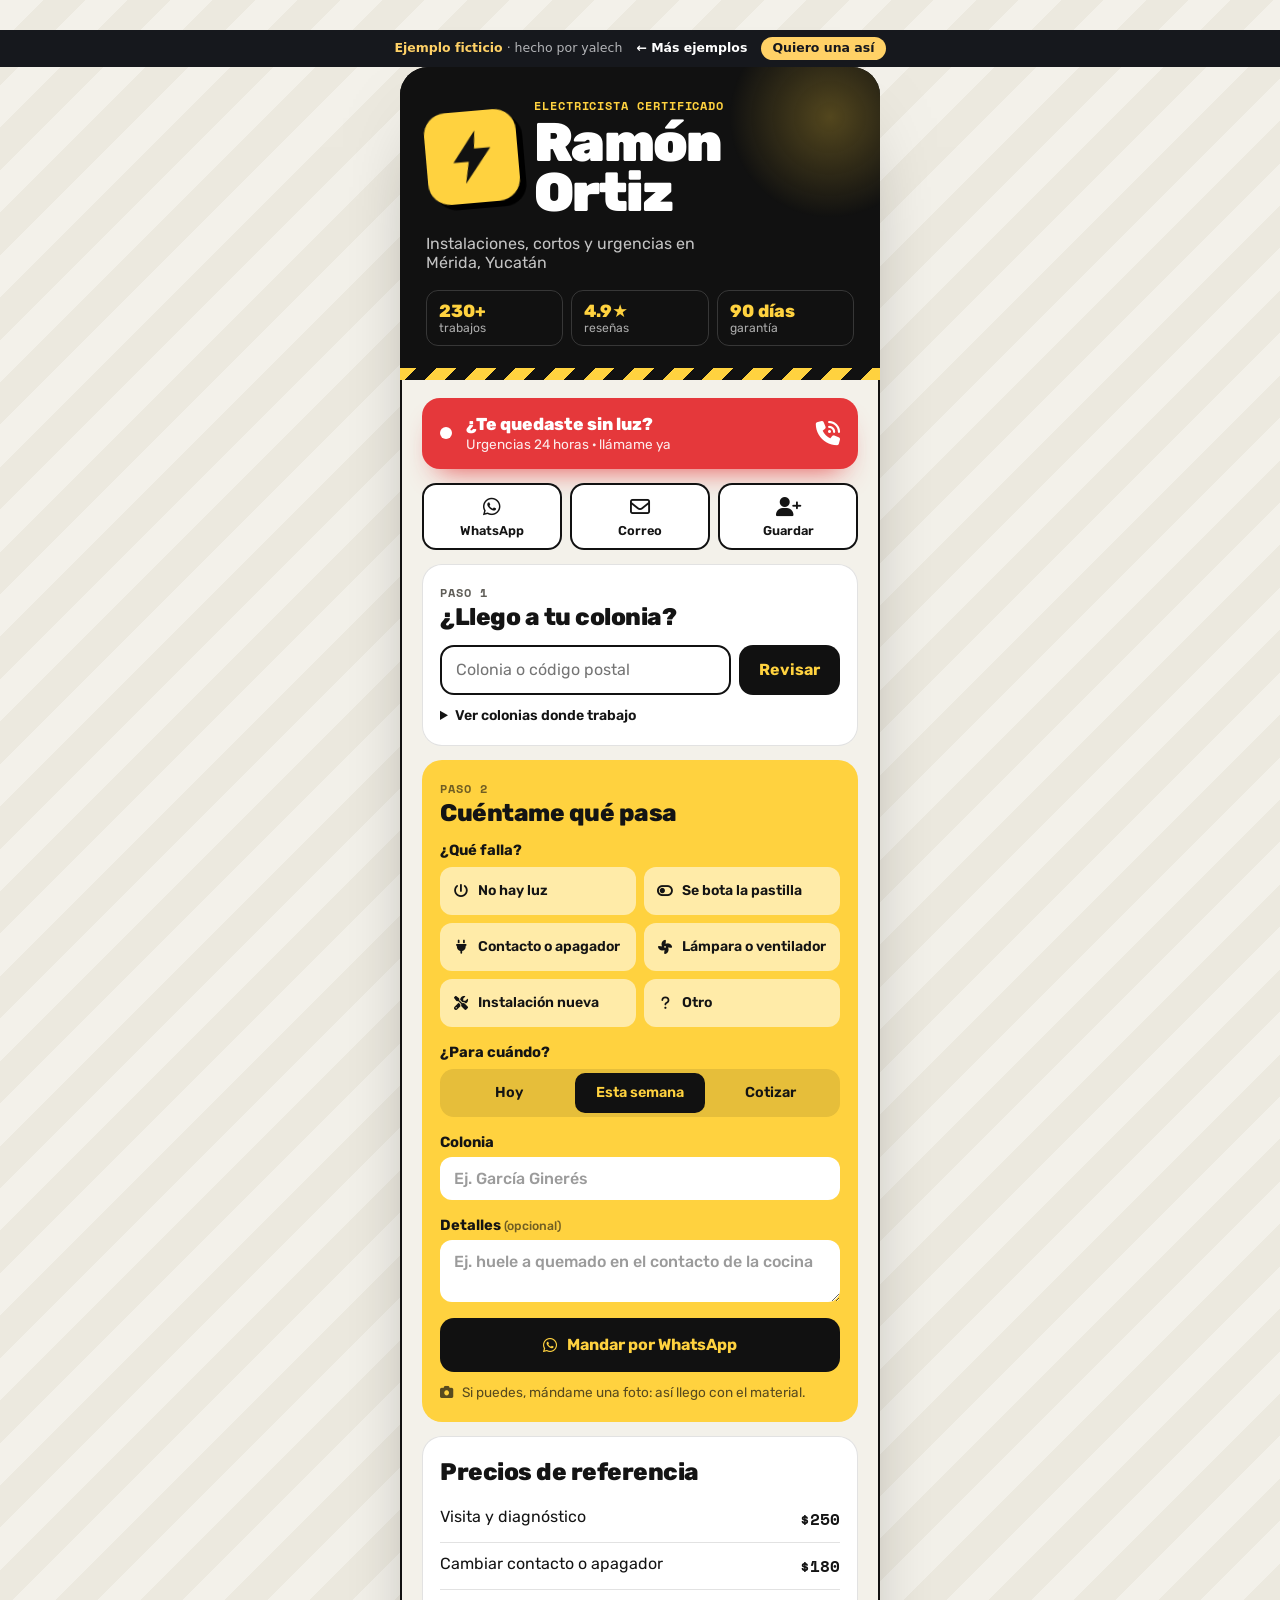
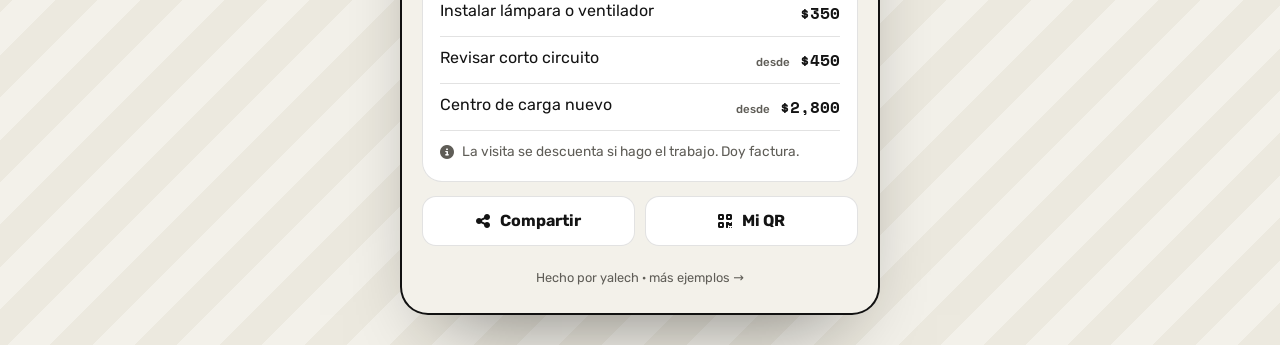
<file: electricista/index.html>
<!doctype html>
<html lang="es">
<head>
  <meta charset="utf-8" />
  <meta name="viewport" content="width=device-width, initial-scale=1, viewport-fit=cover" />
  <title>Ramón Ortiz · Electricista en Mérida</title>
  <meta name="description" content="Electricista en Mérida: urgencias 24 horas, instalaciones, cortos y contactos. Garantía de 90 días y factura." />
  <meta name="theme-color" content="#111111" />
  <!-- Vista previa al compartir (WhatsApp, Facebook…). Al publicar, cambia la ruta de la imagen
       por la URL completa, ej. https://tudominio.com/assets/og.jpg -->
  <meta property="og:type" content="profile" />
  <meta property="og:title" content="Ramón Ortiz · Electricista en Mérida" />
  <meta property="og:description" content="Urgencias 24 horas, instalaciones, cortos y contactos. Garantía de 90 días." />
  <meta property="og:image" content="assets/og.jpg" />
  <meta property="og:image:width" content="1200" />
  <meta property="og:image:height" content="630" />
  <meta name="twitter:card" content="summary_large_image" />
  <link rel="icon" href="favicon.svg" type="image/svg+xml" />
  <link rel="preload" href="../assets/fuentes/rubik-latin-ea3f56e3.woff2" as="font" type="font/woff2" crossorigin />
  <link rel="preload" href="../assets/fuentes/space-mono-latin-d0c504bd.woff2" as="font" type="font/woff2" crossorigin />
  <link rel="stylesheet" href="../assets/fuentes/rubik-spacemono-f647d5.css" />
  <link rel="stylesheet" href="../assets/iconos/iconos.css?v=2" />
  <link rel="stylesheet" href="styles.css?v=1" />
  <link rel="stylesheet" href="../assets/muestra.css?v=4" />
</head>
<body>
  <!-- Aviso de ejemplo (ficticio) con regreso y cotizador. Para un cliente real, borra este bloque. -->
  <div class="mu-barra" role="note">
    <span><strong>Ejemplo ficticio</strong><span class="mu-barra-quien"> · hecho por yalech</span></span>
    <a href="../">← Más ejemplos</a>
    <a class="mu-barra-cta" href="../?cotizar=tarjeta&amp;ejemplo=Electricista">Quiero una así</a>
  </div>
  <!-- Tarjeta digital de ejemplo (persona ficticia). Ilustrada con CSS: no usa fotos.
       Datos, colonias donde trabaja y el formulario están en tarjeta.js (lo que comparten todas, en ../comun.js). -->
  <main class="card">
    <header class="head">
      <div class="tape" aria-hidden="true"></div>
      <div class="head-row">
        <div class="bolt" aria-hidden="true">
          <svg viewBox="0 0 64 64"><path d="M37 3 11 37h17l-5 24 30-38H35z" /></svg>
        </div>
        <div>
          <p class="mono">Electricista certificado</p>
          <h1 class="name">Ramón<br />Ortiz</h1>
        </div>
      </div>
      <p class="role">Instalaciones, cortos y urgencias en Mérida, Yucatán</p>
      <ul class="facts">
        <li><strong>230+</strong><span>trabajos</span></li>
        <li><strong>4.9★</strong><span>reseñas</span></li>
        <li><strong>90 días</strong><span>garantía</span></li>
      </ul>
    </header>

    <a class="sos" data-call>
      <span class="sos-dot" aria-hidden="true"></span>
      <span><b>¿Te quedaste sin luz?</b><small>Urgencias 24 horas · llámame ya</small></span>
      <i class="fa-solid fa-phone-volume"></i>
    </a>

    <nav class="actions" aria-label="Contacto">
      <a data-wa><i class="fa-brands fa-whatsapp"></i><span>WhatsApp</span></a>
      <a data-mail><i class="fa-regular fa-envelope"></i><span>Correo</span></a>
      <button type="button" data-vcard><i class="fa-solid fa-user-plus"></i><span>Guardar</span></button>
    </nav>

    <section class="block" id="zona">
      <p class="mono mono--dark">Paso 1</p>
      <h2>¿Llego a tu colonia?</h2>
      <form class="zone" data-zona novalidate>
        <label class="sr-only" for="zona-q">Tu colonia o código postal</label>
        <input id="zona-q" name="q" maxlength="40" placeholder="Colonia o código postal" autocomplete="postal-code" />
        <button class="btn btn--dark" type="submit">Revisar</button>
      </form>
      <p class="zone-result" data-zona-result aria-live="polite" hidden></p>
      <details class="zone-list">
        <summary>Ver colonias donde trabajo</summary>
        <p data-zona-lista></p>
      </details>
    </section>

    <section class="block block--yellow" id="problema">
      <p class="mono mono--dark">Paso 2</p>
      <h2>Cuéntame qué pasa</h2>
      <form class="job" data-problema novalidate>
        <fieldset>
          <legend>¿Qué falla?</legend>
          <div class="pills">
            <label><input type="radio" name="tipo" value="No hay luz en la casa" /><span><i class="fa-solid fa-power-off"></i> No hay luz</span></label>
            <label><input type="radio" name="tipo" value="Se bota la pastilla" /><span><i class="fa-solid fa-toggle-off"></i> Se bota la pastilla</span></label>
            <label><input type="radio" name="tipo" value="Contacto o apagador" /><span><i class="fa-solid fa-plug"></i> Contacto o apagador</span></label>
            <label><input type="radio" name="tipo" value="Lámpara o ventilador" /><span><i class="fa-solid fa-fan"></i> Lámpara o ventilador</span></label>
            <label><input type="radio" name="tipo" value="Instalación nueva" /><span><i class="fa-solid fa-screwdriver-wrench"></i> Instalación nueva</span></label>
            <label><input type="radio" name="tipo" value="Otro" /><span><i class="fa-solid fa-question"></i> Otro</span></label>
          </div>
        </fieldset>
        <fieldset>
          <legend>¿Para cuándo?</legend>
          <div class="seg">
            <label><input type="radio" name="cuando" value="Urgente, hoy mismo" /><span>Hoy</span></label>
            <label><input type="radio" name="cuando" value="Esta semana" checked /><span>Esta semana</span></label>
            <label><input type="radio" name="cuando" value="Solo quiero cotizar" /><span>Cotizar</span></label>
          </div>
        </fieldset>
        <label class="field"><span>Colonia</span><input name="colonia" maxlength="40" placeholder="Ej. García Ginerés" /></label>
        <label class="field"><span>Detalles <small>(opcional)</small></span><textarea name="detalle" rows="2" maxlength="200" placeholder="Ej. huele a quemado en el contacto de la cocina"></textarea></label>
        <p class="form-error" data-problema-error role="alert" hidden></p>
        <button class="btn btn--dark btn--wide" type="submit"><i class="fa-brands fa-whatsapp"></i> Mandar por WhatsApp</button>
        <p class="hint"><i class="fa-solid fa-camera"></i> Si puedes, mándame una foto: así llego con el material.</p>
      </form>
    </section>

    <section class="block">
      <h2>Precios de referencia</h2>
      <ul class="prices">
        <li><span>Visita y diagnóstico</span><b>$250</b></li>
        <li><span>Cambiar contacto o apagador</span><b>$180</b></li>
        <li><span>Instalar lámpara o ventilador</span><b>$350</b></li>
        <li><span>Revisar corto circuito</span><b><small>desde</small> $450</b></li>
        <li><span>Centro de carga nuevo</span><b><small>desde</small> $2,800</b></li>
      </ul>
      <p class="note"><i class="fa-solid fa-circle-info"></i> La visita se descuenta si hago el trabajo. Doy factura.</p>
    </section>

    <div class="share-row">
      <button class="btn btn--line" type="button" data-share><i class="fa-solid fa-share-nodes"></i> Compartir</button>
      <button class="btn btn--line" type="button" data-qr><i class="fa-solid fa-qrcode"></i> Mi QR</button>
    </div>

    <a class="credit" href="../">Hecho por yalech · más ejemplos →</a>
  </main>

  <dialog class="qr" id="qr" aria-labelledby="qr-title">
    <div class="qr-inner" tabindex="-1" autofocus>
      <p class="qr-title" id="qr-title">Escanea para guardar mi tarjeta</p>
      <div class="qr-box" data-qr-box></div>
      <p class="qr-name">Ramón Ortiz · Electricista</p>
      <button class="btn btn--line" type="button" data-close>Cerrar</button>
    </div>
  </dialog>

  <div class="toast" role="status" aria-live="polite" data-toast></div>

  <script src="../assets/motion.js"></script>
  <script src="../assets/qrcode.min.js"></script>
  <script src="tarjeta.js?v=1"></script>
  <script src="../comun.js?v=2"></script>
  <!-- Modo muestra (ejemplo ficticio). Para un cliente real, borra la siguiente línea. -->
  <script src="../assets/muestra.js?v=4" data-servicio="tarjeta" data-ejemplo="Electricista" data-para="Ramón Ortiz"></script>
  <script src="../assets/errores.js?v=1"></script>
</body>
</html>
</file>
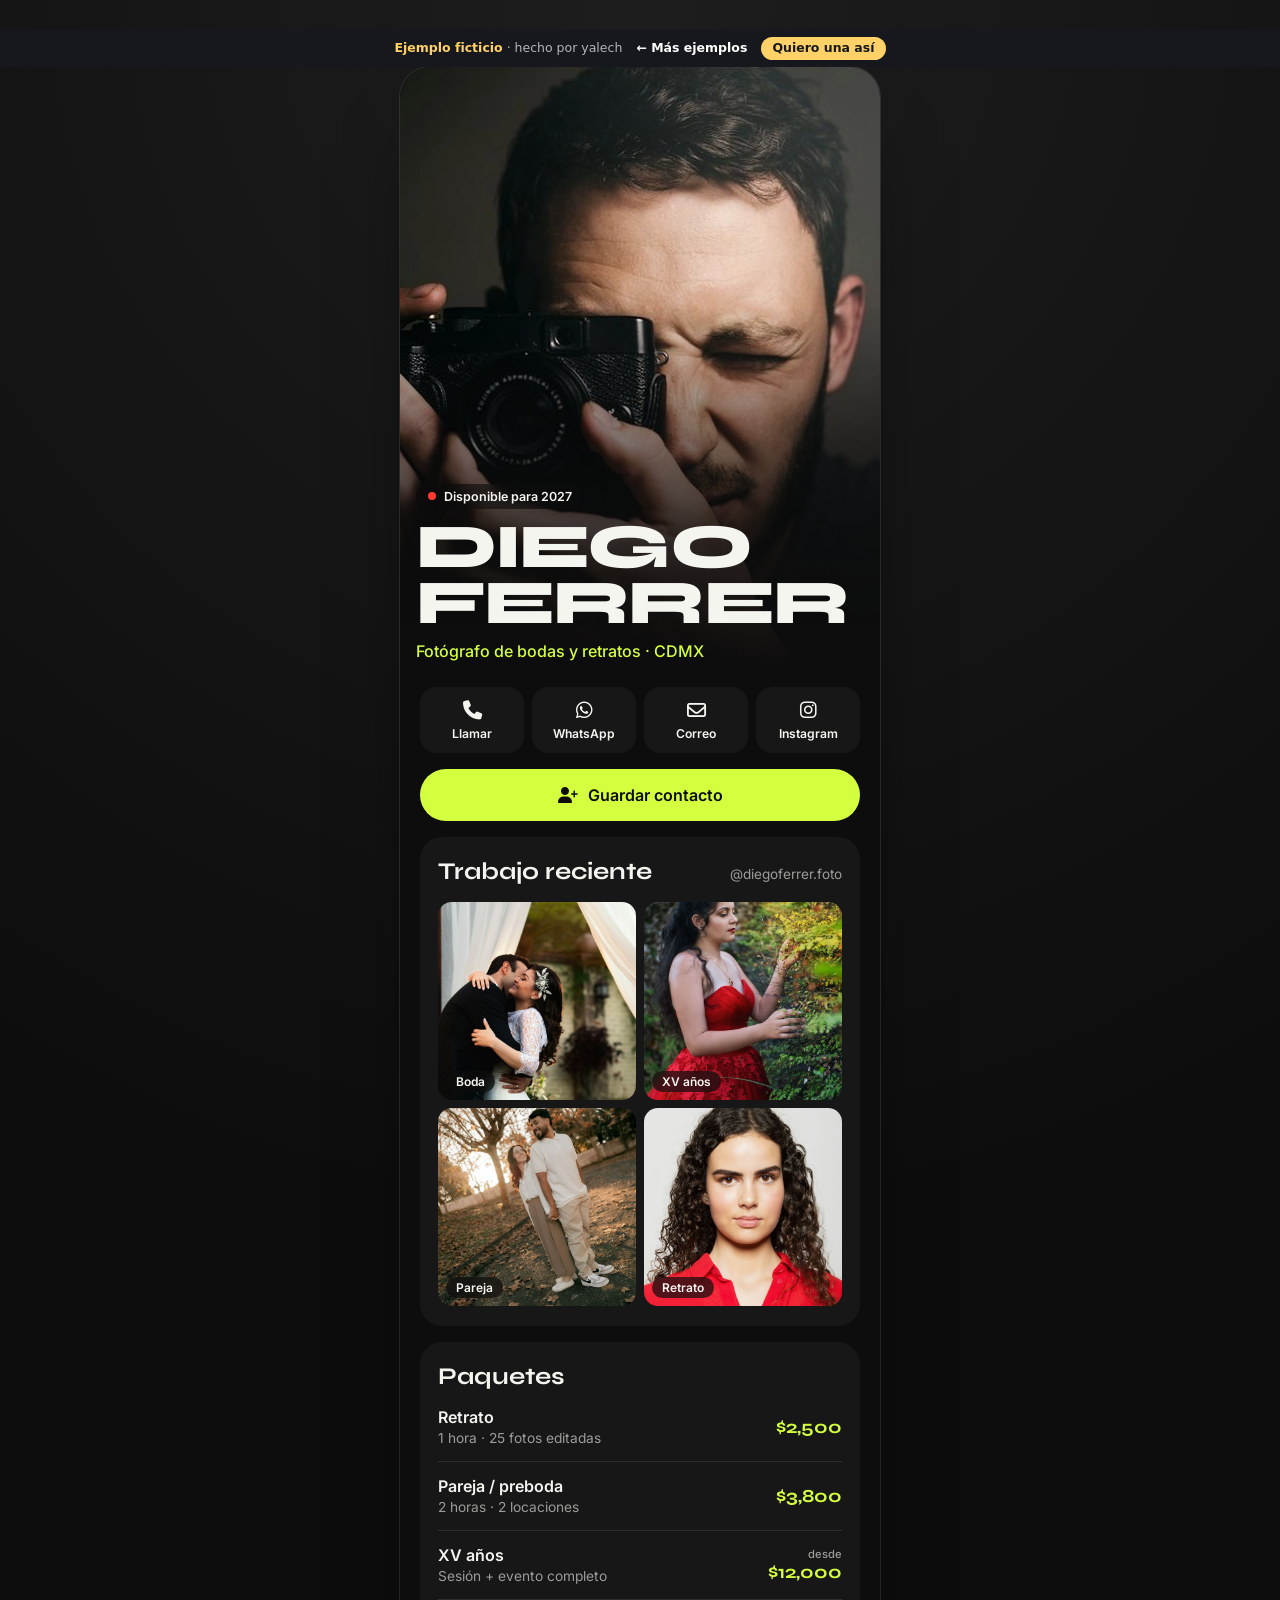
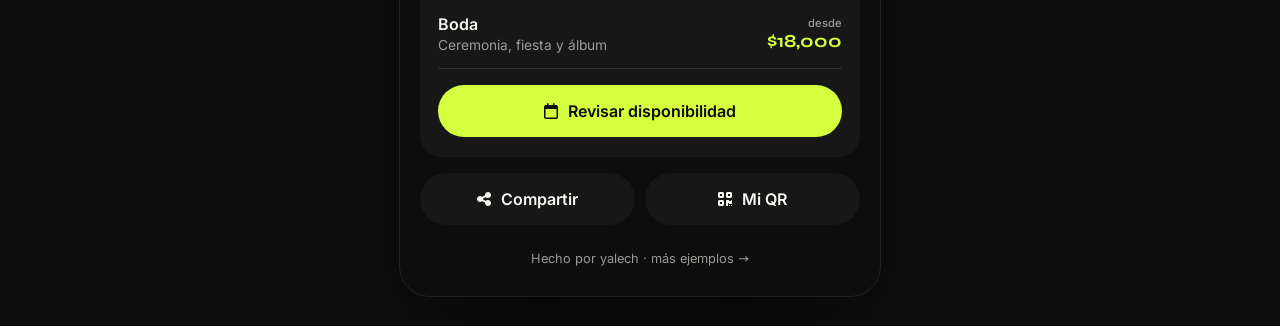
<file: fotografo/index.html>
<!doctype html>
<html lang="es">
<head>
  <meta charset="utf-8" />
  <meta name="viewport" content="width=device-width, initial-scale=1, viewport-fit=cover" />
  <title>Diego Ferrer · Fotógrafo de bodas y retratos</title>
  <meta name="description" content="Bodas, XV años y retratos en CDMX. Revisa disponibilidad por WhatsApp." />
  <meta name="theme-color" content="#0d0d0d" />
  <!-- Vista previa al compartir (WhatsApp, Facebook…). Al publicar, cambia la ruta de la imagen
       por la URL completa, ej. https://tudominio.com/assets/og.jpg -->
  <meta property="og:type" content="profile" />
  <meta property="og:title" content="Diego Ferrer · Fotógrafo de bodas y retratos" />
  <meta property="og:description" content="Bodas, XV años y retratos en CDMX. Revisa disponibilidad por WhatsApp." />
  <meta property="og:image" content="assets/og.jpg" />
  <meta property="og:image:width" content="1200" />
  <meta property="og:image:height" content="630" />
  <meta name="twitter:card" content="summary_large_image" />
  <link rel="icon" href="favicon.svg" type="image/svg+xml" />
  <link rel="preload" href="../assets/fuentes/inter-latin-f11d729b.woff2" as="font" type="font/woff2" crossorigin />
  <link rel="preload" href="../assets/fuentes/syne-latin-0f50393e.woff2" as="font" type="font/woff2" crossorigin />
  <link rel="stylesheet" href="../assets/fuentes/syne-inter-74f3fe.css" />
  <link rel="stylesheet" href="../assets/iconos/iconos.css?v=2" />
  <link rel="stylesheet" href="styles.css?v=3" />
  <link rel="stylesheet" href="../assets/muestra.css?v=4" />
</head>
<body>
  <!-- Aviso de ejemplo (ficticio) con regreso y cotizador. Para un cliente real, borra este bloque. -->
  <div class="mu-barra" role="note">
    <span><strong>Ejemplo ficticio</strong><span class="mu-barra-quien"> · hecho por yalech</span></span>
    <a href="../">← Más ejemplos</a>
    <a class="mu-barra-cta" href="../?cotizar=tarjeta&amp;ejemplo=Fot%C3%B3grafo">Quiero una así</a>
  </div>
  <!-- Tarjeta digital de ejemplo (persona ficticia). Fotos de Unsplash, uso libre.
       Nombre, teléfono, correo y redes están en tarjeta.js (el funcionamiento, en ../comun.js). -->
  <main class="card">
    <header class="head">
      <img class="photo" src="assets/foto.jpg" alt="Diego Ferrer con su cámara" width="600" height="600" />
      <div class="head-text">
        <p class="tag"><span class="rec"></span> Disponible para 2027</p>
        <h1 class="name">Diego<br />Ferrer</h1>
        <p class="role">Fotógrafo de bodas y retratos · CDMX</p>
      </div>
    </header>

    <nav class="actions" aria-label="Contacto">
      <a data-call><i class="fa-solid fa-phone"></i><span>Llamar</span></a>
      <a data-wa><i class="fa-brands fa-whatsapp"></i><span>WhatsApp</span></a>
      <a data-mail><i class="fa-regular fa-envelope"></i><span>Correo</span></a>
      <a href="https://www.instagram.com/" target="_blank" rel="noopener"><i class="fa-brands fa-instagram"></i><span>Instagram</span></a>
    </nav>

    <button class="btn btn--main" type="button" data-vcard><i class="fa-solid fa-user-plus"></i> Guardar contacto</button>

    <section class="block">
      <div class="block-head"><h2>Trabajo reciente</h2><span>@diegoferrer.foto</span></div>
      <ul class="shots">
        <li><img src="assets/boda.jpg" alt="Pareja abrazada bajo un arco de tela" loading="lazy" width="600" height="600" /><span>Boda</span></li>
        <li><img src="assets/xv.jpg" alt="Quinceañera con vestido rojo en un jardín" loading="lazy" width="600" height="600" /><span>XV años</span></li>
        <li><img src="assets/pareja.jpg" alt="Pareja paseando en otoño" loading="lazy" width="600" height="600" /><span>Pareja</span></li>
        <li><img src="assets/retrato.jpg" alt="Retrato de estudio de una mujer" loading="lazy" width="600" height="600" /><span>Retrato</span></li>
      </ul>
    </section>

    <section class="block">
      <h2>Paquetes</h2>
      <ul class="packs">
        <li><div><strong>Retrato</strong><span>1 hora · 25 fotos editadas</span></div><b>$2,500</b></li>
        <li><div><strong>Pareja / preboda</strong><span>2 horas · 2 locaciones</span></div><b>$3,800</b></li>
        <li><div><strong>XV años</strong><span>Sesión + evento completo</span></div><b><small>desde</small> $12,000</b></li>
        <li><div><strong>Boda</strong><span>Ceremonia, fiesta y álbum</span></div><b><small>desde</small> $18,000</b></li>
      </ul>
      <a class="btn btn--main" data-wa-text="Hola Diego, quiero revisar tu disponibilidad para una fecha."><i class="fa-regular fa-calendar"></i> Revisar disponibilidad</a>
    </section>

    <div class="share-row">
      <button class="btn btn--line" type="button" data-share><i class="fa-solid fa-share-nodes"></i> Compartir</button>
      <button class="btn btn--line" type="button" data-qr><i class="fa-solid fa-qrcode"></i> Mi QR</button>
    </div>

    <a class="credit" href="../">Hecho por yalech · más ejemplos →</a>
  </main>

  <dialog class="qr" id="qr" aria-labelledby="qr-title">
    <div class="qr-inner" tabindex="-1" autofocus>
      <p class="qr-title" id="qr-title">Escanea para guardar mi tarjeta</p>
      <div class="qr-box" data-qr-box></div>
      <p class="qr-name">Diego Ferrer</p>
      <button class="btn btn--line" type="button" data-close>Cerrar</button>
    </div>
  </dialog>

  <div class="toast" role="status" aria-live="polite" data-toast></div>

  <script src="../assets/motion.js"></script>
  <script src="../assets/qrcode.min.js"></script>
  <script src="tarjeta.js?v=1"></script>
  <script src="../comun.js?v=2"></script>
  <!-- Modo muestra (ejemplo ficticio). Para un cliente real, borra la siguiente línea. -->
  <script src="../assets/muestra.js?v=4" data-servicio="tarjeta" data-ejemplo="Fotógrafo" data-para="Diego Ferrer"></script>
  <script src="../assets/errores.js?v=1"></script>
</body>
</html>
</file>
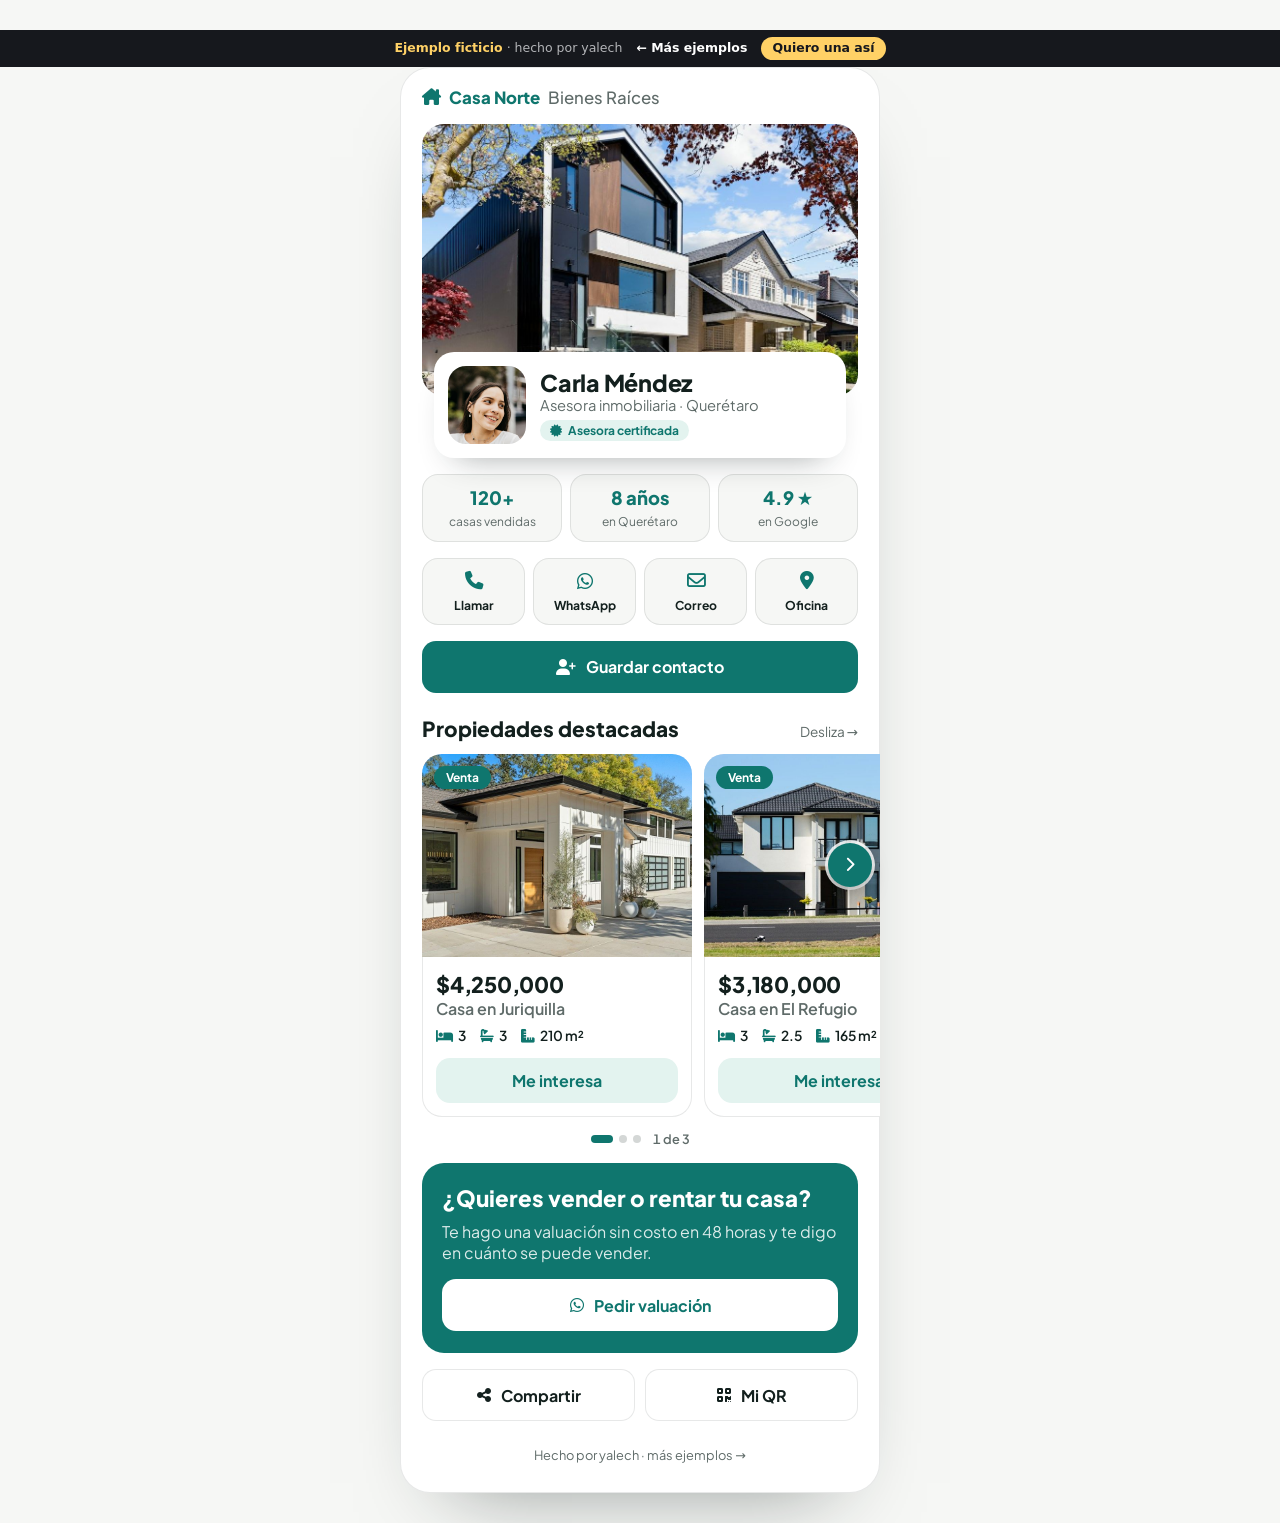
<file: inmobiliaria/index.html>
<!doctype html>
<html lang="es">
<head>
  <meta charset="utf-8" />
  <meta name="viewport" content="width=device-width, initial-scale=1, viewport-fit=cover" />
  <title>Carla Méndez · Asesora inmobiliaria en Querétaro</title>
  <meta name="description" content="Casas y departamentos en venta y renta en Querétaro. Valuación de tu casa sin costo." />
  <meta name="theme-color" content="#0f766e" />
  <!-- Vista previa al compartir (WhatsApp, Facebook…). Al publicar, cambia la ruta de la imagen
       por la URL completa, ej. https://tudominio.com/assets/og.jpg -->
  <meta property="og:type" content="profile" />
  <meta property="og:title" content="Carla Méndez · Asesora inmobiliaria en Querétaro" />
  <meta property="og:description" content="Casas y departamentos en venta y renta en Querétaro. Valuación de tu casa sin costo." />
  <meta property="og:image" content="assets/og.jpg" />
  <meta property="og:image:width" content="1200" />
  <meta property="og:image:height" content="630" />
  <meta name="twitter:card" content="summary_large_image" />
  <link rel="icon" href="favicon.svg" type="image/svg+xml" />
  <link rel="preload" href="../assets/fuentes/plus-jakarta-sans-latin-a389d97d.woff2" as="font" type="font/woff2" crossorigin />
  <link rel="stylesheet" href="../assets/fuentes/plusjakartasans-94d228.css" />
  <link rel="stylesheet" href="../assets/iconos/iconos.css?v=2" />
  <link rel="stylesheet" href="../assets/carrusel.css?v=3" />
  <link rel="stylesheet" href="styles.css?v=3" />
  <link rel="stylesheet" href="../assets/muestra.css?v=4" />
</head>
<body>
  <!-- Aviso de ejemplo (ficticio) con regreso y cotizador. Para un cliente real, borra este bloque. -->
  <div class="mu-barra" role="note">
    <span><strong>Ejemplo ficticio</strong><span class="mu-barra-quien"> · hecho por yalech</span></span>
    <a href="../">← Más ejemplos</a>
    <a class="mu-barra-cta" href="../?cotizar=tarjeta&amp;ejemplo=Inmobiliaria">Quiero una así</a>
  </div>
  <!-- Tarjeta digital de ejemplo (persona e inmobiliaria ficticias). Fotos de Unsplash, uso libre.
       Datos de contacto en tarjeta.js (el funcionamiento, en ../comun.js). Para agregar una
       propiedad, copia un <li class="prop">. -->
  <main class="card">
    <div class="brand"><i class="fa-solid fa-house-chimney"></i> Casa Norte <span>Bienes Raíces</span></div>

    <header class="head">
      <img class="cover" src="assets/portada.jpg" alt="" />
      <div class="agent">
        <img class="photo" src="assets/foto.jpg" alt="Carla Méndez" width="600" height="600" />
        <div>
          <h1 class="name">Carla Méndez</h1>
          <p class="role">Asesora inmobiliaria · Querétaro</p>
          <p class="badge"><i class="fa-solid fa-certificate"></i> Asesora certificada</p>
        </div>
      </div>
    </header>

    <ul class="stats">
      <li><strong>120+</strong><span>casas vendidas</span></li>
      <li><strong>8 años</strong><span>en Querétaro</span></li>
      <li><strong>4.9 ★</strong><span>en Google</span></li>
    </ul>

    <nav class="actions" aria-label="Contacto">
      <a data-call><i class="fa-solid fa-phone"></i><span>Llamar</span></a>
      <a data-wa><i class="fa-brands fa-whatsapp"></i><span>WhatsApp</span></a>
      <a data-mail><i class="fa-regular fa-envelope"></i><span>Correo</span></a>
      <a data-map><i class="fa-solid fa-location-dot"></i><span>Oficina</span></a>
    </nav>

    <button class="btn btn--main" type="button" data-vcard><i class="fa-solid fa-user-plus"></i> Guardar contacto</button>

    <section class="props-wrap">
      <div class="props-head"><h2>Propiedades destacadas</h2><span>Desliza →</span></div>
      <ul class="props">
        <li class="prop">
          <img src="assets/casa1.jpg" alt="Casa blanca moderna con jardín" loading="lazy" />
          <span class="prop-tag">Venta</span>
          <div class="prop-body">
            <strong class="prop-price">$4,250,000</strong>
            <p class="prop-name">Casa en Juriquilla</p>
            <p class="prop-specs"><span><i class="fa-solid fa-bed"></i> 3</span><span><i class="fa-solid fa-bath"></i> 3</span><span><i class="fa-solid fa-ruler-combined"></i> 210 m²</span></p>
            <a class="btn btn--soft" data-wa-text="Hola Carla, me interesa la casa en Juriquilla de $4,250,000.">Me interesa</a>
          </div>
        </li>
        <li class="prop">
          <img src="assets/casa2.jpg" alt="Casa de dos pisos con cochera" loading="lazy" />
          <span class="prop-tag">Venta</span>
          <div class="prop-body">
            <strong class="prop-price">$3,180,000</strong>
            <p class="prop-name">Casa en El Refugio</p>
            <p class="prop-specs"><span><i class="fa-solid fa-bed"></i> 3</span><span><i class="fa-solid fa-bath"></i> 2.5</span><span><i class="fa-solid fa-ruler-combined"></i> 165 m²</span></p>
            <a class="btn btn--soft" data-wa-text="Hola Carla, me interesa la casa en El Refugio de $3,180,000.">Me interesa</a>
          </div>
        </li>
        <li class="prop">
          <img src="assets/depa.jpg" alt="Sala de departamento iluminada" loading="lazy" />
          <span class="prop-tag prop-tag--rent">Renta</span>
          <div class="prop-body">
            <strong class="prop-price">$18,500 <small>/ mes</small></strong>
            <p class="prop-name">Depa en Centro Sur</p>
            <p class="prop-specs"><span><i class="fa-solid fa-bed"></i> 2</span><span><i class="fa-solid fa-bath"></i> 2</span><span><i class="fa-solid fa-ruler-combined"></i> 95 m²</span></p>
            <a class="btn btn--soft" data-wa-text="Hola Carla, me interesa el depa en renta en Centro Sur.">Me interesa</a>
          </div>
        </li>
      </ul>
    </section>

    <section class="sell">
      <h2>¿Quieres vender o rentar tu casa?</h2>
      <p>Te hago una valuación sin costo en 48 horas y te digo en cuánto se puede vender.</p>
      <a class="btn btn--white" data-wa-text="Hola Carla, quiero vender mi casa. ¿Me ayudas con la valuación?"><i class="fa-brands fa-whatsapp"></i> Pedir valuación</a>
    </section>

    <div class="share-row">
      <button class="btn btn--line" type="button" data-share><i class="fa-solid fa-share-nodes"></i> Compartir</button>
      <button class="btn btn--line" type="button" data-qr><i class="fa-solid fa-qrcode"></i> Mi QR</button>
    </div>

    <a class="credit" href="../">Hecho por yalech · más ejemplos →</a>
  </main>

  <dialog class="qr" id="qr" aria-labelledby="qr-title">
    <div class="qr-inner" tabindex="-1" autofocus>
      <p class="qr-title" id="qr-title">Escanea para guardar mi tarjeta</p>
      <div class="qr-box" data-qr-box></div>
      <p class="qr-name">Carla Méndez</p>
      <button class="btn btn--line" type="button" data-close>Cerrar</button>
    </div>
  </dialog>

  <div class="toast" role="status" aria-live="polite" data-toast></div>

  <script src="../assets/motion.js"></script>
  <script src="../assets/qrcode.min.js"></script>
  <script src="tarjeta.js?v=1"></script>
  <script src="../comun.js?v=2"></script>
  <script src="../assets/carrusel.js?v=3"></script>
  <script>carrusel(document.querySelector('.props'));</script>
  <!-- Modo muestra (ejemplo ficticio). Para un cliente real, borra la siguiente línea. -->
  <script src="../assets/muestra.js?v=4" data-servicio="tarjeta" data-ejemplo="Inmobiliaria" data-para="Carla Méndez"></script>
  <script src="../assets/errores.js?v=1"></script>
</body>
</html>
</file>
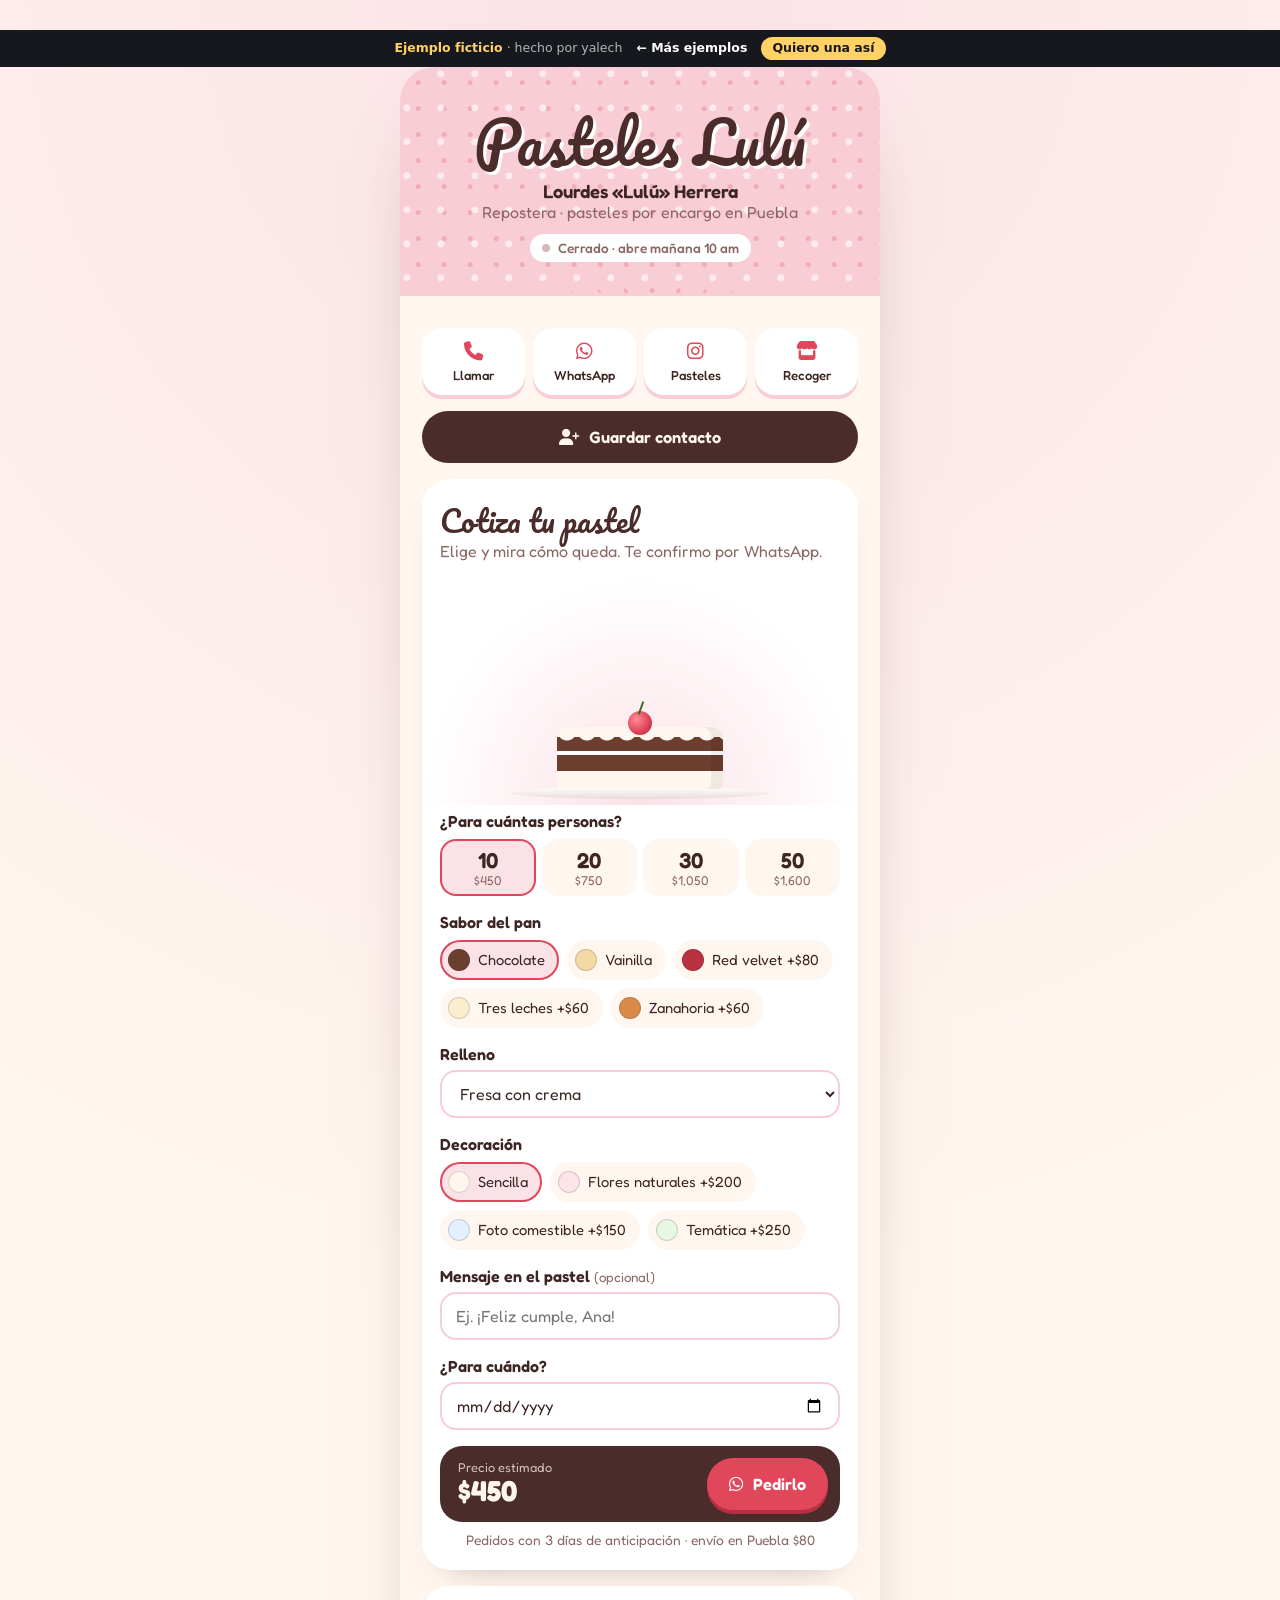
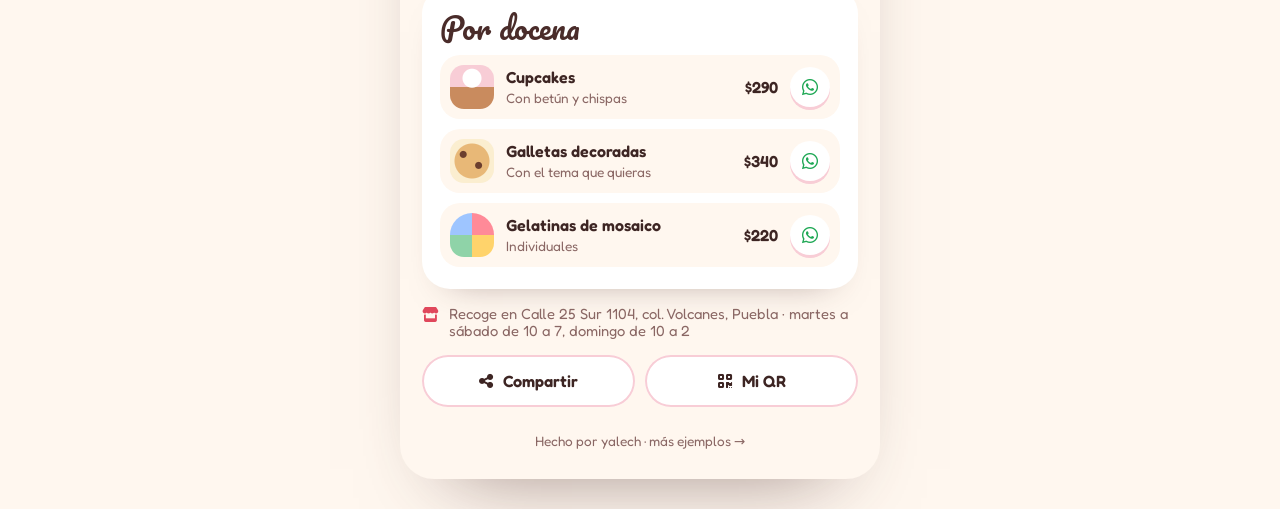
<file: reposteria/index.html>
<!doctype html>
<html lang="es">
<head>
  <meta charset="utf-8" />
  <meta name="viewport" content="width=device-width, initial-scale=1, viewport-fit=cover" />
  <title>Pasteles Lulú · Repostería por encargo en Puebla</title>
  <meta name="description" content="Pasteles, cupcakes y galletas por encargo en Puebla. Cotiza tu pastel en un minuto y pídelo por WhatsApp." />
  <meta name="theme-color" content="#f8cdd6" />
  <!-- Vista previa al compartir (WhatsApp, Facebook…). Al publicar, cambia la ruta de la imagen
       por la URL completa, ej. https://tudominio.com/assets/og.jpg -->
  <meta property="og:type" content="profile" />
  <meta property="og:title" content="Pasteles Lulú · Repostería por encargo en Puebla" />
  <meta property="og:description" content="Cotiza tu pastel en un minuto y pídelo por WhatsApp." />
  <meta property="og:image" content="assets/og.jpg" />
  <meta property="og:image:width" content="1200" />
  <meta property="og:image:height" content="630" />
  <meta name="twitter:card" content="summary_large_image" />
  <link rel="icon" href="favicon.svg" type="image/svg+xml" />
  <link rel="preload" href="../assets/fuentes/fredoka-latin-6438e7de.woff2" as="font" type="font/woff2" crossorigin />
  <link rel="preload" href="../assets/fuentes/pacifico-latin-8304ce1e.woff2" as="font" type="font/woff2" crossorigin />
  <link rel="stylesheet" href="../assets/fuentes/pacifico-fredoka-dadc66.css" />
  <link rel="stylesheet" href="../assets/iconos/iconos.css?v=2" />
  <link rel="stylesheet" href="styles.css?v=1" />
  <link rel="stylesheet" href="../assets/muestra.css?v=4" />
</head>
<body>
  <!-- Aviso de ejemplo (ficticio) con regreso y cotizador. Para un cliente real, borra este bloque. -->
  <div class="mu-barra" role="note">
    <span><strong>Ejemplo ficticio</strong><span class="mu-barra-quien"> · hecho por yalech</span></span>
    <a href="../">← Más ejemplos</a>
    <a class="mu-barra-cta" href="../?cotizar=tarjeta&amp;ejemplo=Reposter%C3%ADa">Quiero una así</a>
  </div>
  <!-- Tarjeta digital de ejemplo (repostería ficticia). Ilustrada con CSS: no usa fotos.
       Datos y precios del cotizador están en tarjeta.js (lo que comparten todas, en ../comun.js). -->
  <main class="card">
    <header class="head">
      <p class="logo">Pasteles Lulú</p>
      <h1 class="name">Lourdes «Lulú» Herrera</h1>
      <p class="role">Repostera · pasteles por encargo en Puebla</p>
      <p class="status" data-abierto hidden></p>
    </header>

    <nav class="actions" aria-label="Contacto">
      <a data-call><i class="fa-solid fa-phone"></i><span>Llamar</span></a>
      <a data-wa><i class="fa-brands fa-whatsapp"></i><span>WhatsApp</span></a>
      <a href="https://www.instagram.com/" target="_blank" rel="noopener"><i class="fa-brands fa-instagram"></i><span>Pasteles</span></a>
      <a data-map><i class="fa-solid fa-store"></i><span>Recoger</span></a>
    </nav>

    <button class="btn btn--main" type="button" data-vcard><i class="fa-solid fa-user-plus"></i> Guardar contacto</button>

    <section class="block block--cake" id="cotiza">
      <h2>Cotiza tu pastel</h2>
      <p class="sub">Elige y mira cómo queda. Te confirmo por WhatsApp.</p>

      <div class="stage" aria-hidden="true">
        <div class="cake" data-cake data-pisos="1">
          <span class="cherry"></span>
          <span class="tier tier--3"></span>
          <span class="tier tier--2"></span>
          <span class="tier tier--1"></span>
          <span class="plate"></span>
          <span class="plaque" data-placa hidden></span>
        </div>
      </div>

      <form class="quote" data-pastel novalidate>
        <fieldset>
          <legend>¿Para cuántas personas?</legend>
          <div class="seg seg--4">
            <label><input type="radio" name="personas" value="10" checked /><span><b>10</b>$450</span></label>
            <label><input type="radio" name="personas" value="20" /><span><b>20</b>$750</span></label>
            <label><input type="radio" name="personas" value="30" /><span><b>30</b>$1,050</span></label>
            <label><input type="radio" name="personas" value="50" /><span><b>50</b>$1,600</span></label>
          </div>
        </fieldset>
        <fieldset>
          <legend>Sabor del pan</legend>
          <div class="pills" data-sabores></div>
        </fieldset>
        <label class="field"><span>Relleno</span>
          <select name="relleno">
            <option>Fresa con crema</option>
            <option>Cajeta</option>
            <option>Zarzamora</option>
            <option value="Nutella">Nutella (+$80)</option>
          </select>
        </label>
        <fieldset>
          <legend>Decoración</legend>
          <div class="pills" data-decoraciones></div>
        </fieldset>
        <label class="field"><span>Mensaje en el pastel <small>(opcional)</small></span><input name="mensaje" maxlength="24" placeholder="Ej. ¡Feliz cumple, Ana!" /></label>
        <label class="field"><span>¿Para cuándo?</span><input name="fecha" type="date" /></label>
        <p class="form-error" data-pastel-error role="alert" hidden></p>
        <div class="total">
          <p><small>Precio estimado</small><span data-precio>$450</span></p>
          <button class="btn btn--cherry" type="submit"><i class="fa-brands fa-whatsapp"></i> Pedirlo</button>
        </div>
        <p class="hint">Pedidos con 3 días de anticipación · envío en Puebla $80</p>
      </form>
    </section>

    <section class="block">
      <h2>Por docena</h2>
      <ul class="dozen">
        <li><span class="dot dot--cup" aria-hidden="true"></span><div><strong>Cupcakes</strong><small>Con betún y chispas</small></div><b>$290</b><a class="mini" data-wa-text="Hola Lulú, quiero una docena de cupcakes." aria-label="Pedir cupcakes"><i class="fa-brands fa-whatsapp"></i></a></li>
        <li><span class="dot dot--cookie" aria-hidden="true"></span><div><strong>Galletas decoradas</strong><small>Con el tema que quieras</small></div><b>$340</b><a class="mini" data-wa-text="Hola Lulú, quiero una docena de galletas decoradas." aria-label="Pedir galletas"><i class="fa-brands fa-whatsapp"></i></a></li>
        <li><span class="dot dot--jelly" aria-hidden="true"></span><div><strong>Gelatinas de mosaico</strong><small>Individuales</small></div><b>$220</b><a class="mini" data-wa-text="Hola Lulú, quiero una docena de gelatinas de mosaico." aria-label="Pedir gelatinas"><i class="fa-brands fa-whatsapp"></i></a></li>
      </ul>
    </section>

    <p class="address"><i class="fa-solid fa-store"></i> Recoge en Calle 25 Sur 1104, col. Volcanes, Puebla · martes a sábado de 10 a 7, domingo de 10 a 2</p>

    <div class="share-row">
      <button class="btn btn--line" type="button" data-share><i class="fa-solid fa-share-nodes"></i> Compartir</button>
      <button class="btn btn--line" type="button" data-qr><i class="fa-solid fa-qrcode"></i> Mi QR</button>
    </div>

    <a class="credit" href="../">Hecho por yalech · más ejemplos →</a>
  </main>

  <dialog class="qr" id="qr" aria-labelledby="qr-title">
    <div class="qr-inner" tabindex="-1" autofocus>
      <p class="qr-title" id="qr-title">Escanea para guardar mi tarjeta</p>
      <div class="qr-box" data-qr-box></div>
      <p class="qr-name">Pasteles Lulú</p>
      <button class="btn btn--line" type="button" data-close>Cerrar</button>
    </div>
  </dialog>

  <div class="toast" role="status" aria-live="polite" data-toast></div>

  <script src="../assets/motion.js"></script>
  <script src="../assets/qrcode.min.js"></script>
  <script src="tarjeta.js?v=1"></script>
  <script src="../comun.js?v=2"></script>
  <!-- Modo muestra (ejemplo ficticio). Para un cliente real, borra la siguiente línea. -->
  <script src="../assets/muestra.js?v=4" data-servicio="tarjeta" data-ejemplo="Repostería" data-para="Pasteles Lulú"></script>
  <script src="../assets/errores.js?v=1"></script>
</body>
</html>
</file>
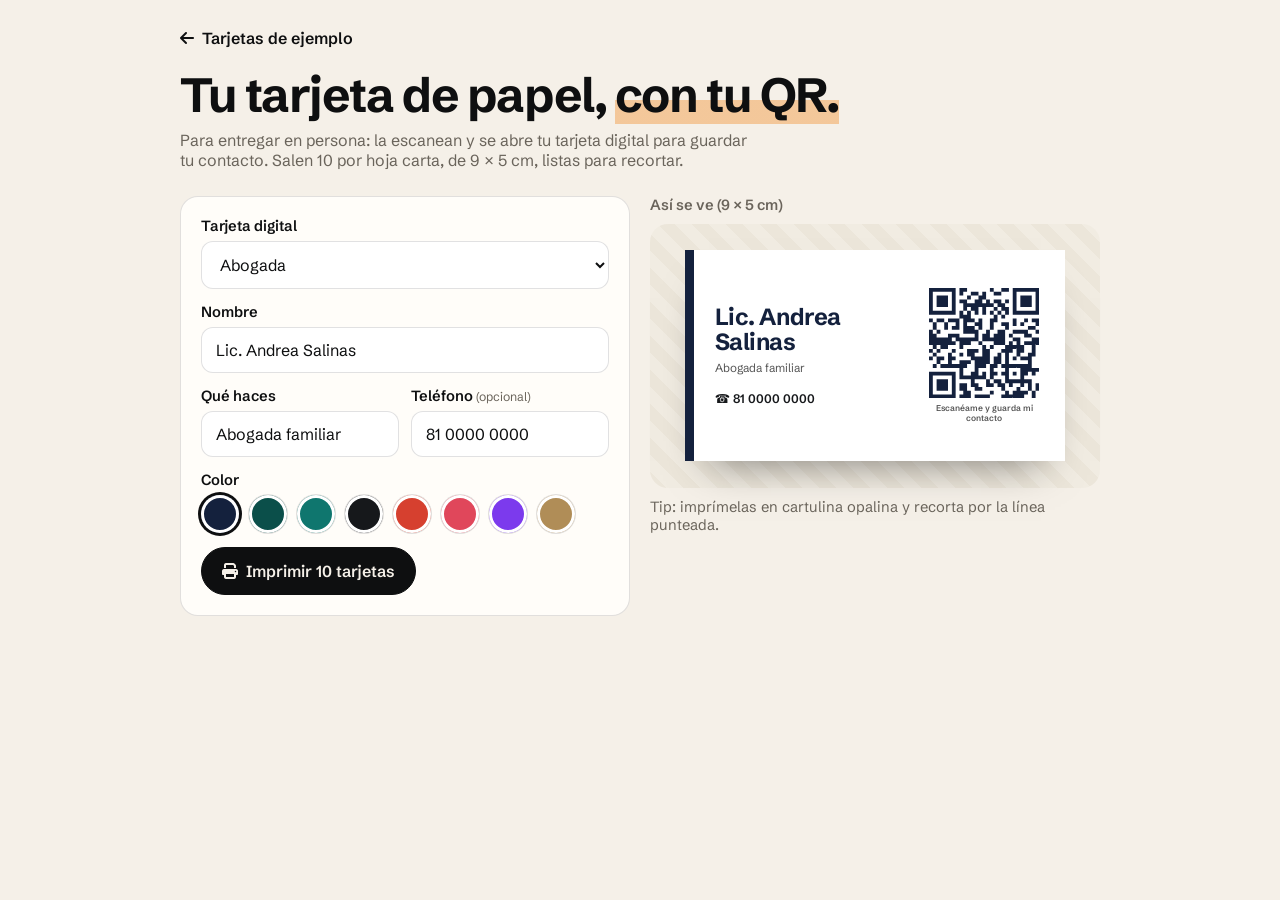
<file: imprimir.html>
<!doctype html>
<html lang="es">
<head>
  <meta charset="utf-8" />
  <meta name="viewport" content="width=device-width, initial-scale=1, viewport-fit=cover" />
  <title>Tarjeta impresa con QR · Tarjetas de @yalech</title>
  <meta name="description" content="Imprime tarjetas de presentación con el QR de tu tarjeta digital: 10 por hoja, listas para recortar." />
  <meta name="theme-color" content="#f5f0e8" />
  <link rel="icon" href="favicon.svg" type="image/svg+xml" />
  <link rel="preload" href="assets/fuentes/schibsted-grotesk-latin-abd60509.woff2" as="font" type="font/woff2" crossorigin />
  <link rel="stylesheet" href="assets/fuentes/schibstedgrotesk-2d2a8c.css" />
  <link rel="stylesheet" href="assets/iconos/iconos.css?v=2" />
  <style>
    :root { --bg: #f5f0e8; --ink: #0e0f10; --muted: #6a645b; --line: rgba(14, 15, 16, 0.12); --amber: #f2a65a; --c: #14213d; --font: "Schibsted Grotesk", system-ui, sans-serif; }
    * { box-sizing: border-box; margin: 0; padding: 0; }
    body { font-family: var(--font); color: var(--ink); background: var(--bg); -webkit-font-smoothing: antialiased; }
    [hidden] { display: none !important; }
    button, input, select { font: inherit; color: inherit; }
    :focus-visible { outline: 2px solid var(--amber); outline-offset: 2px; }
    .wrap { width: min(100% - 32px, 920px); margin: 0 auto; padding: 28px 0 60px; }
    .back { display: inline-flex; align-items: center; gap: 8px; font-weight: 600; text-decoration: none; color: var(--ink); }
    h1 { margin-top: 22px; font-size: clamp(2rem, 8vw, 3rem); line-height: 1.05; letter-spacing: -0.03em; }
    h1 em { font-style: normal; background: linear-gradient(transparent 60%, rgba(242, 166, 90, 0.55) 60%); }
    .lead { margin-top: 10px; max-width: 580px; color: var(--muted); }
    .layout { display: grid; gap: 20px; margin-top: 26px; }
    .form { display: grid; gap: 14px; padding: 20px; border-radius: 18px; background: #fffdf9; border: 1px solid var(--line); }
    .field { display: grid; gap: 6px; min-width: 0; }
    .field > span, .legend { font-weight: 600; font-size: 0.92rem; }
    .field small { color: var(--muted); font-weight: 400; }
    .field input, .field select { width: 100%; padding: 12px 14px; border: 1px solid var(--line); border-radius: 12px; background: #fff; font-size: 1rem; }
    .row { display: grid; grid-template-columns: 1fr 1fr; gap: 12px; }
    .colors { display: flex; flex-wrap: wrap; gap: 10px; margin-top: 6px; border: 0; }
    .colors label { position: relative; cursor: pointer; }
    .colors input { position: absolute; opacity: 0; }
    .colors span { display: block; width: 38px; height: 38px; border-radius: 50%; box-shadow: inset 0 0 0 3px #fff, 0 0 0 1px var(--line); }
    .colors input:checked + span { box-shadow: inset 0 0 0 3px #fff, 0 0 0 3px var(--ink); }
    .colors input:focus-visible + span { outline: 2px solid var(--amber); outline-offset: 3px; }
    .error { color: #c0392b; font-weight: 600; }
    .actions { display: flex; flex-wrap: wrap; gap: 10px; }
    .btn { display: inline-flex; align-items: center; justify-content: center; gap: 8px; min-height: 48px; padding: 10px 20px; border: 1px solid var(--ink); border-radius: 99px; background: none; font-weight: 600; cursor: pointer; text-decoration: none; }
    .btn--solid { background: var(--ink); color: var(--bg); }
    .btn--solid:hover { background: var(--amber); border-color: var(--amber); color: var(--ink); }
    .preview-label { font-weight: 600; font-size: 0.92rem; color: var(--muted); }
    .preview { display: grid; place-items: center; padding: 26px 12px; border-radius: 18px; background: repeating-linear-gradient(45deg, #ece6da 0 12px, #f1ece2 12px 24px); }
    .preview .bc { width: min(100%, 380px); box-shadow: 0 24px 40px -24px rgba(0, 0, 0, 0.5); }
    .count { color: var(--muted); font-size: 0.92rem; }

    /* La tarjeta: 9 × 5 cm (proporción 1.8) */
    .bc { position: relative; display: grid; grid-template-columns: 1fr 34%; align-items: center; gap: 4%; aspect-ratio: 9 / 5; padding: 6% 6% 6% 7%; background: #fff; color: #16181b; overflow: hidden; container-type: inline-size; }
    .bc::before { content: ""; position: absolute; left: 0; top: 0; bottom: 0; width: 2.4%; background: var(--c); }
    .bc-name { font-weight: 700; font-size: 7.2cqw; line-height: 1.05; letter-spacing: -0.02em; color: var(--c); overflow-wrap: anywhere; }
    .bc-role { margin-top: 2cqw; font-size: 3.6cqw; color: #555; }
    .bc-tel { margin-top: 5cqw; font-weight: 600; font-size: 3.8cqw; }
    .bc-qr { display: grid; justify-items: center; gap: 1.6cqw; }
    .bc-qr svg { width: 100%; height: auto; display: block; }
    .bc-qr svg path, .bc-qr svg rect[fill="black"] { fill: var(--c); }
    .bc-hint { font-size: 2.6cqw; font-weight: 600; text-align: center; color: #555; line-height: 1.2; }
    .sheet { display: none; }

    @media (min-width: 860px) { .layout { grid-template-columns: 1fr 1fr; align-items: start; } .side { position: sticky; top: 20px; display: grid; gap: 10px; } }
    @media (max-width: 520px) { .row { grid-template-columns: 1fr; } }
    /* Al imprimir: 10 tarjetas de 9 × 5 cm por hoja carta, con línea para recortar */
    @page { size: letter; margin: 12mm; }
    @media print {
      body { background: #fff; }
      .wrap { width: 100%; padding: 0; }
      .no-print { display: none !important; }
      .sheet { display: grid; grid-template-columns: repeat(2, 90mm); grid-auto-rows: 50mm; justify-content: center; gap: 0; }
      .sheet .bc { width: 90mm; height: 50mm; aspect-ratio: auto; outline: 0.2mm dashed #bbb; outline-offset: -0.1mm; break-inside: avoid; -webkit-print-color-adjust: exact; print-color-adjust: exact; }
    }
  </style>
</head>
<body>
  <!-- Tarjeta de presentación impresa con el QR de la tarjeta digital: quien la escanea abre la tarjeta
       y guarda el contacto. Usa una copia local de qrcode-generator (assets/qrcode.min.js, licencia MIT). -->
  <div class="wrap">
    <div class="no-print">
      <a class="back" href="./"><i class="fa-solid fa-arrow-left"></i> Tarjetas de ejemplo</a>
      <h1>Tu tarjeta de papel, <em>con tu QR.</em></h1>
      <p class="lead">Para entregar en persona: la escanean y se abre tu tarjeta digital para guardar tu contacto. Salen 10 por hoja carta, de 9 × 5 cm, listas para recortar.</p>

      <div class="layout">
        <form class="form" data-form novalidate>
          <label class="field">
            <span>Tarjeta digital</span>
            <select name="tarjeta">
              <option value="abogada/" data-n="Lic. Andrea Salinas" data-p="Abogada familiar" data-t="81 0000 0000" data-c="#14213d">Abogada</option>
              <option value="dentista/" data-n="Dra. Sofía Ríos" data-p="Cirujana dentista" data-t="33 0000 0000" data-c="#0b4f4a">Dentista</option>
              <option value="inmobiliaria/" data-n="Carla Méndez" data-p="Asesora inmobiliaria" data-t="442 000 0000" data-c="#0f766e">Inmobiliaria</option>
              <option value="fotografo/" data-n="Diego Ferrer" data-p="Fotógrafo de bodas y retratos" data-t="55 0000 0000" data-c="#16181b">Fotógrafo</option>
              <option value="barberia/" data-n="Toño Barber Club" data-p="Cortes, fades y barba" data-t="477 000 0000" data-c="#d6402f">Barbería</option>
              <option value="electricista/" data-n="Ramón Ortiz" data-p="Electricista · urgencias 24 h" data-t="999 000 0000" data-c="#111111">Electricista</option>
              <option value="reposteria/" data-n="Pasteles Lulú" data-p="Pasteles por encargo" data-t="222 000 0000" data-c="#e0475b">Repostería</option>
              <option value="otro">Otra (pega tu enlace)</option>
            </select>
          </label>
          <label class="field" data-otro hidden>
            <span>Enlace de tu tarjeta</span>
            <input name="url" type="url" inputmode="url" placeholder="https://tutarjeta.com/" maxlength="200" />
          </label>
          <label class="field"><span>Nombre</span><input name="nombre" maxlength="32" /></label>
          <div class="row">
            <label class="field"><span>Qué haces</span><input name="puesto" maxlength="40" /></label>
            <label class="field"><span>Teléfono <small>(opcional)</small></span><input name="tel" maxlength="20" inputmode="tel" /></label>
          </div>
          <fieldset class="field" style="border:0">
            <legend class="legend">Color</legend>
            <div class="colors" data-colores></div>
          </fieldset>
          <p class="error" data-error role="alert" hidden></p>
          <div class="actions">
            <button class="btn btn--solid" type="submit"><i class="fa-solid fa-print"></i> Imprimir 10 tarjetas</button>
          </div>
        </form>

        <div class="side">
          <p class="preview-label">Así se ve (9 × 5 cm)</p>
          <div class="preview" data-preview></div>
          <p class="count">Tip: imprímelas en cartulina opalina y recorta por la línea punteada.</p>
        </div>
      </div>
    </div>

    <div class="sheet" data-sheet></div>
  </div>

  <script src="assets/qrcode.min.js"></script>
  <script>
    (() => {
      const form = document.querySelector('[data-form]');
      const otro = document.querySelector('[data-otro]');
      const error = document.querySelector('[data-error]');
      const vista = document.querySelector('[data-preview]');
      const hoja = document.querySelector('[data-sheet]');
      const COLORES = ['#14213d', '#0b4f4a', '#0f766e', '#16181b', '#d6402f', '#e0475b', '#7c3aed', '#b08d57'];

      document.querySelector('[data-colores]').replaceChildren(...COLORES.map(c => {
        const l = document.createElement('label');
        l.innerHTML = '<input type="radio" name="color" /><span></span>';
        l.querySelector('input').value = c;
        l.querySelector('input').setAttribute('aria-label', 'Color ' + c);
        l.querySelector('span').style.background = c;
        return l;
      }));

      // Dirección de la tarjeta: uno de los ejemplos (junto a esta página) o un enlace http(s) válido
      const direccion = () => {
        if (form.tarjeta.value !== 'otro') return new URL(form.tarjeta.value, location.href).href;
        try {
          const u = new URL(form.url.value.trim());
          return /^https?:$/.test(u.protocol) ? u.href : null;
        } catch { return null; }
      };

      // Arma una tarjeta (todo el texto va como texto, nunca como HTML)
      const tarjeta = url => {
        const bc = document.createElement('div');
        bc.className = 'bc';
        bc.innerHTML = '<div><p class="bc-name"></p><p class="bc-role"></p><p class="bc-tel"></p></div><div class="bc-qr"><div class="bc-code"></div><p class="bc-hint">Escanéame y guarda mi contacto</p></div>';
        bc.style.setProperty('--c', form.color.value || COLORES[0]);
        bc.querySelector('.bc-name').textContent = form.nombre.value.trim() || 'Tu nombre';
        bc.querySelector('.bc-role').textContent = form.puesto.value.trim();
        const tel = form.tel.value.trim();
        bc.querySelector('.bc-tel').textContent = tel ? '☎ ' + tel : '';
        if (url) {
          const qr = qrcode(0, 'M');
          qr.addData(url);
          qr.make();
          bc.querySelector('.bc-code').innerHTML = qr.createSvgTag({ cellSize: 4, margin: 0, scalable: true });
        }
        bc.dataset.url = url || '';
        return bc;
      };
      const pintar = () => vista.replaceChildren(tarjeta(direccion()));

      // Al cambiar de ejemplo se llenan sus datos
      const llenar = () => {
        const o = form.tarjeta.selectedOptions[0];
        otro.hidden = o.value !== 'otro';
        if (o.value === 'otro') return pintar();
        form.nombre.value = o.dataset.n;
        form.puesto.value = o.dataset.p;
        form.tel.value = o.dataset.t;
        const r = form.querySelector(`[name=color][value="${o.dataset.c}"]`);
        if (r) r.checked = true;
        pintar();
      };
      form.tarjeta.addEventListener('change', llenar);
      form.addEventListener('input', e => { if (e.target.name !== 'tarjeta') pintar(); });
      llenar();

      form.addEventListener('submit', ev => {
        ev.preventDefault();
        const url = direccion();
        const fallo = !url ? 'Pega un enlace que empiece con https://' : !form.nombre.value.trim() ? 'Escribe el nombre que va en la tarjeta.' : '';
        error.textContent = fallo;
        error.hidden = !fallo;
        if (fallo) return;
        hoja.replaceChildren(...Array.from({ length: 10 }, () => tarjeta(url)));
        print();
      });
    })();
  </script>
</body>
</html>
</file>
<file: assets/fuentes/schibstedgrotesk-2d2a8c.css>
/* Tipografías de Google Fonts (licencia SIL OFL), servidas desde este sitio.
 * Origen: https://fonts.googleapis.com/css2?family=Schibsted+Grotesk:wght@400;500;600;700&display=swap
 * Solo los juegos latin y latin-ext. Se genera con fuentes.py; no editar a mano. */
@font-face {
  font-family: 'Schibsted Grotesk';
  font-style: normal;
  font-weight: 400;
  font-display: swap;
  src: url(schibsted-grotesk-latin-ext-0b648569.woff2) format('woff2');
  unicode-range: U+0100-02BA, U+02BD-02C5, U+02C7-02CC, U+02CE-02D7, U+02DD-02FF, U+0304, U+0308, U+0329, U+1D00-1DBF, U+1E00-1E9F, U+1EF2-1EFF, U+2020, U+20A0-20AB, U+20AD-20C4, U+2113, U+2C60-2C7F, U+A720-A7FF;
}
@font-face {
  font-family: 'Schibsted Grotesk';
  font-style: normal;
  font-weight: 400;
  font-display: swap;
  src: url(schibsted-grotesk-latin-abd60509.woff2) format('woff2');
  unicode-range: U+0000-00FF, U+0131, U+0152-0153, U+02BB-02BC, U+02C6, U+02DA, U+02DC, U+0304, U+0308, U+0329, U+2000-206F, U+20AC, U+2122, U+2191, U+2193, U+2212, U+2215, U+FEFF, U+FFFD;
}
@font-face {
  font-family: 'Schibsted Grotesk';
  font-style: normal;
  font-weight: 500;
  font-display: swap;
  src: url(schibsted-grotesk-latin-ext-0b648569.woff2) format('woff2');
  unicode-range: U+0100-02BA, U+02BD-02C5, U+02C7-02CC, U+02CE-02D7, U+02DD-02FF, U+0304, U+0308, U+0329, U+1D00-1DBF, U+1E00-1E9F, U+1EF2-1EFF, U+2020, U+20A0-20AB, U+20AD-20C4, U+2113, U+2C60-2C7F, U+A720-A7FF;
}
@font-face {
  font-family: 'Schibsted Grotesk';
  font-style: normal;
  font-weight: 500;
  font-display: swap;
  src: url(schibsted-grotesk-latin-abd60509.woff2) format('woff2');
  unicode-range: U+0000-00FF, U+0131, U+0152-0153, U+02BB-02BC, U+02C6, U+02DA, U+02DC, U+0304, U+0308, U+0329, U+2000-206F, U+20AC, U+2122, U+2191, U+2193, U+2212, U+2215, U+FEFF, U+FFFD;
}
@font-face {
  font-family: 'Schibsted Grotesk';
  font-style: normal;
  font-weight: 600;
  font-display: swap;
  src: url(schibsted-grotesk-latin-ext-0b648569.woff2) format('woff2');
  unicode-range: U+0100-02BA, U+02BD-02C5, U+02C7-02CC, U+02CE-02D7, U+02DD-02FF, U+0304, U+0308, U+0329, U+1D00-1DBF, U+1E00-1E9F, U+1EF2-1EFF, U+2020, U+20A0-20AB, U+20AD-20C4, U+2113, U+2C60-2C7F, U+A720-A7FF;
}
@font-face {
  font-family: 'Schibsted Grotesk';
  font-style: normal;
  font-weight: 600;
  font-display: swap;
  src: url(schibsted-grotesk-latin-abd60509.woff2) format('woff2');
  unicode-range: U+0000-00FF, U+0131, U+0152-0153, U+02BB-02BC, U+02C6, U+02DA, U+02DC, U+0304, U+0308, U+0329, U+2000-206F, U+20AC, U+2122, U+2191, U+2193, U+2212, U+2215, U+FEFF, U+FFFD;
}
@font-face {
  font-family: 'Schibsted Grotesk';
  font-style: normal;
  font-weight: 700;
  font-display: swap;
  src: url(schibsted-grotesk-latin-ext-0b648569.woff2) format('woff2');
  unicode-range: U+0100-02BA, U+02BD-02C5, U+02C7-02CC, U+02CE-02D7, U+02DD-02FF, U+0304, U+0308, U+0329, U+1D00-1DBF, U+1E00-1E9F, U+1EF2-1EFF, U+2020, U+20A0-20AB, U+20AD-20C4, U+2113, U+2C60-2C7F, U+A720-A7FF;
}
@font-face {
  font-family: 'Schibsted Grotesk';
  font-style: normal;
  font-weight: 700;
  font-display: swap;
  src: url(schibsted-grotesk-latin-abd60509.woff2) format('woff2');
  unicode-range: U+0000-00FF, U+0131, U+0152-0153, U+02BB-02BC, U+02C6, U+02DA, U+02DC, U+0304, U+0308, U+0329, U+2000-206F, U+20AC, U+2122, U+2191, U+2193, U+2212, U+2215, U+FEFF, U+FFFD;
}
</file>
<file: estilos.css>
:root {
  --bg: #f5f0e8;
  --paper: #ebe4d8;
  --ink: #0e0f10;
  --muted: #6a645b;
  --line: rgba(14, 15, 16, 0.12);
  --amber: #f2a65a;
  --amber-text: #9a5113;

  --font: "Schibsted Grotesk", system-ui, sans-serif;
  --tracking: -0.03em;

  /* Tamaño del celular de muestra */
  --phone-w: 230;
  --screen-w: 390;
  --screen-h: 844;
}

* { box-sizing: border-box; margin: 0; padding: 0; }

body {
  font-family: var(--font);
  color: var(--ink);
  background: var(--bg);
  -webkit-font-smoothing: antialiased;
  overflow-x: hidden;
}

/* ---------- Barra superior ---------- */
.topbar {
  max-width: 1180px;
  margin: 0 auto;
  padding: 20px 20px 0;
}
.back {
  display: inline-flex;
  align-items: center;
  gap: 8px;
  padding: 5px 14px 5px 10px;
  border-radius: 999px;
  background: var(--ink);
  color: var(--bg);
  text-decoration: none;
  font-size: 0.88rem;
  font-weight: 600;
  box-shadow: 0 8px 18px -10px rgba(14, 15, 16, 0.55);
  transition: background 0.2s ease, color 0.2s ease;
}
.back i { font-size: 0.8rem; color: var(--amber); transition: translate 0.2s ease; }
.back-avatar {
  display: grid;
  place-items: center;
  width: 26px;
  height: 26px;
  border-radius: 50%;
  background: var(--amber);
  color: var(--ink);
  font-size: 0.68rem;
  font-weight: 700;
}
.back:hover { background: #2a2b2e; }
.back:hover i { translate: -3px 0; }

/* ---------- Intro ---------- */
.intro {
  max-width: 780px;
  margin: 0 auto;
  padding: 48px 20px 24px;
  text-align: center;
}
.kicker {
  font-size: 0.85rem;
  font-weight: 600;
  color: var(--amber-text);
}
.title {
  font-weight: 700;
  font-size: clamp(2.3rem, 7.5vw, 4rem);
  line-height: 1.02;
  letter-spacing: var(--tracking);
  margin: 14px 0 18px;
  text-wrap: balance;
}
.title em {
  font-style: normal;
  background: linear-gradient(transparent 62%, rgba(242, 166, 90, 0.55) 62%);
}
.lead {
  max-width: 48ch;
  margin: 0 auto;
  font-size: 1.05rem;
  line-height: 1.6;
  color: var(--muted);
}

/* Cómo funciona: 3 pasos */
.how {
  list-style: none;
  counter-reset: how;
  display: flex;
  justify-content: center;
  gap: 6px;
  margin-top: 22px;
}
.how li {
  counter-increment: how;
  display: flex;
  align-items: center;
  gap: 8px;
  padding: 7px 13px 7px 7px;
  border-radius: 999px;
  background: var(--paper);
  font-size: 0.88rem;
  color: var(--muted);
}
.how li::before {
  content: counter(how);
  display: grid;
  place-items: center;
  width: 22px;
  height: 22px;
  border-radius: 50%;
  background: var(--ink);
  color: var(--amber);
  font-size: 0.72rem;
  font-weight: 700;
}
.how strong { color: var(--ink); font-weight: 600; }

/* ¿No sabes cuál? → abre el cotizador */
.help { margin-top: 18px; font-size: 0.95rem; color: var(--muted); animation: rise 0.8s cubic-bezier(0.2, 0.8, 0.2, 1) 0.55s both; }
.help a { color: var(--amber-text); font-weight: 600; text-decoration: none; border-bottom: 1.5px solid rgba(154, 81, 19, 0.35); transition: border-color 0.2s ease; }
.help a:hover { border-color: var(--amber-text); }

/* Cotizador (assets/cotizar.css): colores de esta página */
.cz {
  --cz-bg: #fffdf9;
  --cz-card: var(--bg);
  --cz-text: var(--ink);
  --cz-muted: var(--muted);
  --cz-line: var(--line);
  --cz-accent: var(--amber);
  --cz-on-accent: var(--ink);
  --cz-font: var(--font);
}
.cz .cz-kicker { color: var(--amber-text); }

/* Botón flotante para cotizar (solo celular) */
.float-quote {
  position: fixed;
  left: 50%;
  bottom: max(16px, env(safe-area-inset-bottom));
  z-index: 30;
  display: flex;
  align-items: center;
  justify-content: center;
  gap: 10px;
  width: min(calc(100% - 32px), 420px);
  padding: 15px;
  border-radius: 14px;
  background: var(--ink);
  color: var(--bg);
  font-weight: 600;
  text-decoration: none;
  box-shadow: 0 14px 30px -10px rgba(14, 15, 16, 0.5);
  translate: -50% 160%;
  transition: translate 0.35s cubic-bezier(0.2, 0.8, 0.2, 1);
}
.float-quote i { color: var(--amber); }
.float-quote.show { translate: -50% 0; }
@media (min-width: 900px) { .float-quote { display: none; } }

/* ---------- Menú de secciones (fijo arriba) ---------- */
.jump {
  position: sticky;
  top: 0;
  z-index: 20;
  margin-top: 8px;
  background: color-mix(in srgb, var(--bg) 88%, transparent);
  border-bottom: 1px solid var(--line);
  backdrop-filter: blur(12px);
  animation: rise 0.8s cubic-bezier(0.2, 0.8, 0.2, 1) 0.55s both;
}
.jump-inner {
  display: flex;
  gap: 6px;
  max-width: 1180px;
  margin: 0 auto;
  padding: 10px 20px;
  overflow-x: auto;
  scrollbar-width: none;
}
.jump-inner::-webkit-scrollbar { display: none; }
.jump a {
  flex: none;
  display: inline-flex;
  align-items: center;
  gap: 7px;
  padding: 8px 8px 8px 14px;
  border: 1px solid var(--line);
  border-radius: 999px;
  color: var(--ink);
  text-decoration: none;
  font-size: 0.88rem;
  font-weight: 600;
  white-space: nowrap;
  transition: background 0.2s ease, color 0.2s ease, border-color 0.2s ease;
}
.jump a span {
  display: grid;
  place-items: center;
  min-width: 22px;
  height: 22px;
  padding: 0 6px;
  border-radius: 99px;
  background: var(--paper);
  font-size: 0.72rem;
}
.jump a:hover { border-color: var(--ink); }
.jump a.is-on { background: var(--ink); border-color: var(--ink); color: var(--bg); }
.jump a.is-on span { background: var(--amber); color: var(--ink); }
@media (min-width: 1000px) { .jump-inner { justify-content: center; } }

/* ---------- Categorías ---------- */
.category {
  scroll-margin-top: 70px;
  padding-top: 56px;
}
.category + .category { border-top: 1px solid var(--line); margin-top: 32px; }
.category-head {
  max-width: 1180px;
  margin: 0 auto;
  padding: 0 20px;
}
.category-sub {
  margin-top: 8px;
  max-width: 46ch;
  font-size: 1rem;
  color: var(--muted);
}
.category-head h2 {
  font-weight: 700;
  font-size: clamp(2rem, 5.5vw, 2.8rem);
  line-height: 1;
  letter-spacing: var(--tracking);
}
.category-head {
  display: flex;
  align-items: baseline;
  justify-content: space-between;
  gap: 12px;
}
.swipe-hint {
  display: none;
  font-size: 0.85rem;
  font-weight: 500;
  color: var(--muted);
  white-space: nowrap;
}

/* ---------- Catálogo ---------- */
.grid {
  max-width: 1180px;
  margin: 0 auto;
  padding: 32px 20px 40px;
  display: grid;
  grid-template-columns: repeat(auto-fit, minmax(250px, 1fr));
  gap: 56px 32px;
}

.item {
  display: flex;
  flex-direction: column;
  align-items: center;
}

/* Celular con la plantilla en vivo */
.phone {
  position: relative;
  display: block;
  width: calc(var(--phone-w) * 1px + 20px);
  height: calc(var(--phone-w) * var(--screen-h) / var(--screen-w) * 1px + 20px);
  padding: 10px;
  border-radius: 38px;
  background: var(--ink);
  box-shadow: 0 30px 60px -20px rgba(14, 15, 16, 0.45);
  overflow: hidden;
  transition: transform 0.35s cubic-bezier(0.2, 0.8, 0.2, 1);
}
.phone::after {
  /* Cámara */
  content: "";
  position: absolute;
  top: 18px;
  left: 50%;
  translate: -50% 0;
  width: 70px;
  height: 20px;
  border-radius: 999px;
  background: var(--ink);
}
.screen {
  display: block;
  height: 100%;
  overflow: hidden;
  border-radius: 28px;
  background: var(--paper);
}
.phone img {
  display: block;
  width: 100%;
  height: 100%;
  object-fit: cover;
  object-position: top;
  transition: translate 0.9s cubic-bezier(0.45, 0, 0.2, 1);
}
.item:hover .phone { transform: translateY(-8px) rotate(-1deg); }

/* Recorrido de la página completa dentro del celular */
.phone.is-tall img { height: auto; }
@media (hover: hover) {
  .item:hover .phone.is-tall img {
    translate: 0 var(--shift);
    transition: translate var(--dur) cubic-bezier(0.45, 0, 0.55, 1) 0.25s;
  }
}
.phone.is-playing.is-tall img { animation: peek calc(var(--dur) * 2 + 3s) ease-in-out 0.6s infinite; }
@keyframes peek {
  0%, 12% { translate: 0 0; }
  50%, 62% { translate: 0 var(--shift); }
  100% { translate: 0 0; }
}

.item-info {
  width: 100%;
  max-width: 320px;
  margin-top: 28px;
}
.item-name {
  font-weight: 700;
  font-size: 1.8rem;
  line-height: 1.05;
  letter-spacing: var(--tracking);
  margin-top: 4px;
}
.item-for {
  font-size: 0.9rem;
  font-weight: 500;
  color: var(--muted);
  margin-top: 4px;
}
.item-desc {
  margin-top: 10px;
  font-size: 1rem;
  font-weight: 500;
  line-height: 1.45;
}
.chips {
  list-style: none;
  display: flex;
  flex-wrap: wrap;
  gap: 6px;
  margin-top: 12px;
}
.chips li {
  padding: 5px 10px;
  border-radius: 999px;
  background: var(--paper);
  font-size: 0.8rem;
  font-weight: 500;
}
.item-actions {
  display: flex;
  gap: 10px;
  margin-top: 18px;
}

/* ---------- Botones ---------- */
.btn {
  flex: 1;
  display: inline-block;
  padding: 12px 18px;
  border: 1px solid var(--ink);
  border-radius: 10px;
  color: var(--ink);
  text-align: center;
  text-decoration: none;
  font-weight: 600;
  font-size: 0.92rem;
  transition: background 0.2s ease, color 0.2s ease, border-color 0.2s ease;
}
.btn:hover { background: var(--ink); color: var(--bg); }
.btn--solid { background: var(--ink); color: var(--bg); }
.btn--solid:hover { background: var(--amber); border-color: var(--amber); color: var(--ink); }
.btn--big { flex: none; padding: 16px 32px; font-size: 1rem; }

/* ---------- Por qué ---------- */
.why {
  max-width: 760px;
  margin: 40px auto 0;
  padding: 56px 20px;
  border-top: 1px solid var(--line);
}
.why-title {
  font-weight: 700;
  font-size: clamp(1.9rem, 5.5vw, 2.6rem);
  letter-spacing: var(--tracking);
  text-align: center;
}
.why-list {
  list-style: none;
  display: grid;
  grid-template-columns: repeat(auto-fit, minmax(210px, 1fr));
  gap: 10px;
  margin-top: 28px;
}
.why-list li {
  position: relative;
  padding: 16px 16px 16px 48px;
  border-radius: 14px;
  background: #fffdf9;
  border: 1px solid var(--line);
}
.why-list li::before {
  content: "✓";
  position: absolute;
  left: 14px;
  top: 15px;
  display: grid;
  place-items: center;
  width: 22px;
  height: 22px;
  border-radius: 50%;
  background: var(--amber);
  color: var(--ink);
  font-size: 0.75rem;
  font-weight: 700;
}
.why-list strong {
  display: block;
  font-size: 1rem;
  font-weight: 600;
}
.why-list span {
  display: block;
  margin-top: 2px;
  font-size: 0.88rem;
  color: var(--muted);
}

/* ---------- Sistemas: laptop con celular al lado ---------- */
.device { position: relative; display: block; width: 100%; max-width: 360px; margin: 0 auto; padding-bottom: 26px; transition: transform 0.35s cubic-bezier(0.2, 0.8, 0.2, 1); }
.item:hover .device { transform: translateY(-6px); }
.laptop { display: block; width: 88%; padding: 7px 7px 0; border-radius: 14px 14px 0 0; background: var(--ink); box-shadow: 0 26px 50px -24px rgba(14, 15, 16, 0.5); }
.laptop::after { content: ""; display: block; width: 114%; height: 10px; margin: 0 -7%; border-radius: 0 0 10px 10px; background: linear-gradient(#cfc8bc, #b9b1a4); }
.laptop-screen { display: block; aspect-ratio: 16 / 10; overflow: hidden; border-radius: 6px 6px 0 0; background: var(--paper); }
.laptop-screen img, .device-phone img { display: block; width: 100%; height: 100%; object-fit: cover; object-position: top; }
.device-phone { position: absolute; right: 0; bottom: 0; width: 27%; aspect-ratio: 300 / 649; padding: 4px; border-radius: 16px; background: var(--ink); box-shadow: 0 16px 30px -12px rgba(14, 15, 16, 0.55); overflow: hidden; }
.device-phone img { border-radius: 12px; }
@media (max-width: 640px) { .item--system .device { max-width: 320px; } }

/* En compu y tablet: hasta 4 por fila (3 para sistemas) y la última fila centrada, sin huecos a la derecha */
@media (min-width: 641px) {
  .grid { display: flex; flex-wrap: wrap; justify-content: center; }
  .item { flex: 0 1 calc((100% - 96px) / 4); min-width: 230px; }
  .item--system { flex-basis: calc((100% - 64px) / 3); min-width: 280px; }
}

/* ---------- Celular: plantillas en carrusel ---------- */
@media (max-width: 640px) {
  .swipe-hint { display: block; }
  .category-head { flex-direction: column; align-items: flex-start; gap: 10px; }
  .grid {
    grid-template-columns: none;
    grid-auto-flow: column;
    grid-auto-columns: 78%;
    gap: 16px;
    overflow-x: auto;
    scroll-snap-type: x mandatory;
    scroll-padding: 0 20px;
    padding-bottom: 24px;
    scrollbar-width: none;
  }
  .grid::-webkit-scrollbar { display: none; }
  .item { scroll-snap-align: start; align-items: stretch; }
  .phone { --phone-w: 210; margin: 0 auto; }
  .item:hover .phone { transform: none; }
  .item-info { max-width: none; margin-top: 20px; }
  .item-name { font-size: 1.6rem; }
}

/* ---------- Cierre ---------- */
.outro {
  padding: 64px 20px 48px;
  background: var(--ink);
  color: var(--bg);
  text-align: center;
}
.outro-text {
  font-weight: 700;
  font-size: clamp(1.7rem, 5.5vw, 2.4rem);
  line-height: 1.15;
  letter-spacing: var(--tracking);
  max-width: 22ch;
  margin: 0 auto 28px;
}
.outro-text em { font-style: normal; color: var(--amber); }
.outro .btn--solid { background: var(--amber); color: var(--ink); border-color: var(--amber); }
.outro .btn--solid:hover { background: var(--bg); border-color: var(--bg); }
.outro-alt { display: block; margin-top: 16px; font-size: 0.92rem; color: var(--bg); opacity: 0.7; text-decoration: none; }
.outro-alt:hover { opacity: 1; }
.outro-sign {
  margin-top: 48px;
  font-size: 0.78rem;
  opacity: 0.5;
}

/* ---------- Entrada ---------- */
.topbar, .kicker, .title, .lead, .how li { animation: rise 0.8s cubic-bezier(0.2, 0.8, 0.2, 1) both; }
.kicker { animation-delay: 0.05s; }
.title { animation-delay: 0.12s; }
.lead { animation-delay: 0.22s; }
.how li:nth-child(1) { animation-delay: 0.32s; }
.how li:nth-child(2) { animation-delay: 0.4s; }
.how li:nth-child(3) { animation-delay: 0.48s; }
@keyframes rise { from { opacity: 0; translate: 0 18px; } }
/* El subrayado del título se pinta de izquierda a derecha */
.title em {
  background-size: 0% 100%;
  background-repeat: no-repeat;
  animation: highlight 0.9s cubic-bezier(0.6, 0, 0.2, 1) 0.7s forwards;
}
@keyframes highlight { to { background-size: 100% 100%; } }

/* Botones: se hunden un poco al tocarlos */
.btn, .back { transition-property: background, color, border-color, scale; }
.btn:active, .back:active { scale: 0.96; }

@media (prefers-reduced-motion: reduce) {
  *, *::before, *::after { animation: none !important; transition: none !important; }
  .title em { background-size: 100% 100%; }
}

/* ---------- Señales del carrusel (assets/carrusel.css) ---------- */
.category { --rail-ink: var(--ink); --rail-on: var(--amber); --rail-dot: rgba(14, 15, 16, 0.18); --rail-count: var(--muted); --rail-top: 34%; }
.rail-ui { margin-top: -8px; padding-bottom: 8px; }
.swipe-hint { color: var(--ink); font-weight: 600; }

/* ---------- Etiqueta «Nueva» / «De temporada» ---------- */
.item:has(.tag-new) { position: relative; }
.tag-new {
  position: absolute;
  top: 10px;
  left: 0;
  z-index: 2;
  box-shadow: 0 6px 14px -6px rgba(14, 15, 16, 0.5);
  padding: 3px 10px;
  border-radius: 99px;
  background: var(--amber);
  color: var(--ink);
  font-size: 0.72rem;
  font-weight: 700;
  letter-spacing: 0.04em;
  text-transform: uppercase;
}

/* ---------- Generador de pases ---------- */
.tool {
  display: flex;
  gap: 18px;
  align-items: flex-start;
  max-width: 760px;
  margin: 48px auto 0;
  padding: 26px 22px;
  border-radius: 20px;
  background: var(--ink);
  color: var(--bg);
}
.tool-ico {
  flex: none;
  display: grid;
  place-items: center;
  width: 52px;
  height: 52px;
  border-radius: 16px;
  background: var(--amber);
  color: var(--ink);
  font-size: 1.3rem;
}
.tool-title { font-weight: 700; font-size: 1.5rem; letter-spacing: var(--tracking); }
.tool-text { margin-top: 6px; color: rgba(245, 240, 232, 0.75); }
.tool .btn { margin-top: 16px; background: var(--bg); color: var(--ink); border-color: var(--bg); }
.tool .btn:hover { background: var(--amber); border-color: var(--amber); }
@media (max-width: 800px) { .tool { margin-inline: 16px; } }

/* Los botones de cada ejemplo no se parten en dos líneas */
.item-actions .btn { white-space: nowrap; padding-inline: 12px; }

/* Los botones de todas las tarjetas quedan a la misma altura, aunque la descripción mida distinto */
.item-info { flex: 1; display: flex; flex-direction: column; }
.item-actions { margin-top: auto; padding-top: 18px; }
</file>
<file: assets/cotizar.css>
/* Cotizador en 1 minuto (assets/cotizar.js). Cada página define sus colores:
   --cz-bg, --cz-card, --cz-text, --cz-muted, --cz-line, --cz-accent, --cz-on-accent, --cz-font */
.cz {
  --cz-ease: cubic-bezier(0.2, 0.8, 0.2, 1);
  width: 100%;
  max-width: 480px;
  max-height: 92svh;
  margin: auto auto 0;
  padding: 0;
  border: 0;
  border-radius: 24px 24px 0 0;
  background: var(--cz-bg, #fff);
  color: var(--cz-text, #111);
  font-family: var(--cz-font, system-ui, sans-serif);
  overflow: hidden;
}
.cz[open] { animation: cz-up 0.35s var(--cz-ease); }
.cz::backdrop { background: rgba(0, 0, 0, 0.6); backdrop-filter: blur(4px); }
@keyframes cz-up { from { translate: 0 100%; } }
.cz [hidden] { display: none !important; }
.cz-inner { max-height: 92svh; overflow-y: auto; padding: 14px 20px max(22px, env(safe-area-inset-bottom)); }
.cz-inner:focus { outline: none; }
.cz :focus-visible { outline: 2px solid var(--cz-accent, #f2a65a); outline-offset: 2px; }

.cz-top { position: sticky; top: -14px; z-index: 1; display: flex; align-items: center; gap: 12px; margin: -14px -20px 6px; padding: 14px 20px 10px; background: var(--cz-bg, #fff); }
.cz-icon { flex: none; display: grid; place-items: center; width: 38px; height: 38px; border: 1px solid var(--cz-line, rgba(0, 0, 0, 0.12)); border-radius: 50%; background: none; color: inherit; font: inherit; cursor: pointer; }
.cz-icon:hover { border-color: var(--cz-text, #111); }
.cz-progress { flex: 1; height: 6px; border-radius: 6px; background: var(--cz-line, rgba(0, 0, 0, 0.12)); overflow: hidden; }
.cz-progress span { display: block; width: 33%; height: 100%; border-radius: inherit; background: var(--cz-accent, #f2a65a); transition: width 0.4s var(--cz-ease); }

.cz-step { animation: cz-in 0.35s var(--cz-ease); }
@keyframes cz-in { from { opacity: 0; translate: 16px 0; } }
.cz-kicker { margin-top: 6px; font-size: 0.8rem; font-weight: 600; color: var(--cz-accent, #f2a65a); }
.cz-title { margin-top: 4px; font-size: 1.7rem; font-weight: 700; line-height: 1.1; letter-spacing: -0.03em; }

.cz-options { display: grid; gap: 8px; margin-top: 16px; }
.cz-option { display: flex; align-items: center; gap: 14px; width: 100%; padding: 12px 14px; border: 1px solid var(--cz-line, rgba(0, 0, 0, 0.12)); border-radius: 16px; background: var(--cz-card, #f5f5f5); color: inherit; font: inherit; text-align: left; cursor: pointer; transition: border-color 0.2s ease, background 0.2s ease, scale 0.15s ease; }
.cz-option:hover { border-color: var(--cz-accent, #f2a65a); }
.cz-option:active { scale: 0.98; }
.cz-option.is-on { border-color: var(--cz-accent, #f2a65a); background: color-mix(in srgb, var(--cz-accent, #f2a65a) 14%, var(--cz-card, #f5f5f5)); }
.cz-option > i { flex: none; display: grid; place-items: center; width: 40px; height: 40px; border-radius: 12px; background: color-mix(in srgb, var(--cz-accent, #f2a65a) 18%, transparent); color: var(--cz-accent, #f2a65a); font-size: 1.05rem; }
.cz-option strong { display: block; font-size: 1rem; font-weight: 600; line-height: 1.25; }
.cz-option small { display: block; margin-top: 2px; font-size: 0.82rem; color: var(--cz-muted, rgba(0, 0, 0, 0.6)); }

.cz-field { display: grid; gap: 8px; margin-top: 18px; border: 0; min-width: 0; }
.cz-field > span, .cz-field legend { font-size: 0.88rem; font-weight: 600; }
.cz-field legend { margin-bottom: 8px; }
.cz-field input { width: 100%; padding: 14px; border: 1px solid var(--cz-line, rgba(0, 0, 0, 0.12)); border-radius: 14px; background: var(--cz-card, #f5f5f5); color: inherit; font: inherit; font-size: 1rem; }
.cz-field input::placeholder { color: var(--cz-muted, rgba(0, 0, 0, 0.5)); }
.cz-field input:focus { outline: none; border-color: var(--cz-accent, #f2a65a); }
.cz-chips { display: flex; flex-wrap: wrap; gap: 8px; margin-top: 4px; }
.cz-step > .cz-chips { margin-top: 16px; }
.cz-chip { position: relative; cursor: pointer; }
.cz-chip input { position: absolute; inset: 0; opacity: 0; }
.cz-chip span { display: block; padding: 10px 14px; border: 1px solid var(--cz-line, rgba(0, 0, 0, 0.12)); border-radius: 99px; font-size: 0.92rem; font-weight: 500; transition: background 0.2s ease, color 0.2s ease, border-color 0.2s ease; }
.cz-chip input:checked + span { background: var(--cz-accent, #f2a65a); border-color: var(--cz-accent, #f2a65a); color: var(--cz-on-accent, #111); font-weight: 600; }
.cz-chip input:focus-visible + span { outline: 2px solid var(--cz-accent, #f2a65a); outline-offset: 2px; }

.cz-btn { display: flex; align-items: center; justify-content: center; gap: 10px; width: 100%; min-height: 54px; margin-top: 22px; border: 0; border-radius: 16px; background: var(--cz-accent, #f2a65a); color: var(--cz-on-accent, #111); font: inherit; font-weight: 700; font-size: 1.02rem; cursor: pointer; transition: filter 0.2s ease, scale 0.15s ease; }
.cz-btn:hover { filter: brightness(1.06); }
.cz-btn:active { scale: 0.98; }
.cz-btn i { font-size: 1.15rem; }
.cz-btn--line { background: none; border: 1px solid var(--cz-line, rgba(0, 0, 0, 0.12)); color: inherit; }
.cz-error { margin-top: 12px; color: #e5484d; font-weight: 600; font-size: 0.92rem; }
.cz-note { margin-top: 10px; text-align: center; font-size: 0.82rem; color: var(--cz-muted, rgba(0, 0, 0, 0.6)); }

.cz-done { display: grid; justify-items: center; padding: 20px 0 6px; text-align: center; }
.cz-done-icon { display: grid; place-items: center; width: 64px; height: 64px; border-radius: 50%; background: var(--cz-accent, #f2a65a); color: var(--cz-on-accent, #111); font-size: 1.6rem; animation: cz-pop 0.5s cubic-bezier(0.34, 1.56, 0.64, 1); }
@keyframes cz-pop { from { scale: 0.3; } }
.cz-done .cz-title { margin-top: 14px; }
.cz-done p { margin-top: 8px; max-width: 34ch; color: var(--cz-muted, rgba(0, 0, 0, 0.6)); }

@media (min-width: 600px) {
  .cz { margin: auto; border-radius: 24px; }
  @keyframes cz-up { from { opacity: 0; translate: 0 30px; } }
}
@media (prefers-reduced-motion: reduce) {
  .cz, .cz * { animation: none !important; transition: none !important; }
}
</file>
<file: assets/carrusel.css>
/* Señales de los carruseles (assets/carrusel.js). Colores ajustables por página:
   --rail-ink (flechas y punto activo), --rail-on (ícono sobre la flecha), --rail-dot (puntos) */
.rail { position: relative; }
.rail-btn {
  position: absolute;
  top: var(--rail-top, 38%);
  z-index: 5;
  display: none;
  place-items: center;
  width: 44px;
  height: 44px;
  border: 0;
  border-radius: 50%;
  background: var(--rail-ink, #0e0f10);
  color: var(--rail-on, #fff);
  font-size: 0.95rem;
  box-shadow: 0 10px 22px -8px rgba(0, 0, 0, 0.55), 0 0 0 3px rgba(255, 255, 255, 0.85);
  cursor: pointer;
  translate: 0 -50%;
  transition: opacity 0.25s ease, scale 0.15s ease;
}
.rail-btn:active { scale: 0.92; }
.rail-btn--prev { left: 8px; }
.rail-btn--next { right: 8px; animation: rail-hint 1.8s ease-in-out 1s 3; }
.rail.is-scrollable .rail-btn { display: grid; }
.rail-btn.is-hidden { opacity: 0; pointer-events: none; }
@keyframes rail-hint { 50% { translate: 5px -50%; } }

.rail-ui { display: flex; align-items: center; justify-content: center; gap: 12px; margin-top: 4px; padding: 0 20px; }
.rail-ui[hidden] { display: none; }
.rail-dots { display: flex; gap: 6px; }
.rail-dots button { width: 8px; height: 8px; padding: 0; border: 0; border-radius: 99px; background: var(--rail-dot, rgba(0, 0, 0, 0.2)); cursor: pointer; transition: width 0.3s ease, background 0.3s ease; }
.rail-dots button.is-on { width: 22px; background: var(--rail-ink, #0e0f10); }
.rail-count { font-size: 0.8rem; font-weight: 600; color: var(--rail-count, rgba(0, 0, 0, 0.55)); font-variant-numeric: tabular-nums; }

/* La «probadita»: los elementos se asoman hacia la izquierda y regresan */
.is-nudging > * > * { animation: rail-nudge 1.5s cubic-bezier(0.45, 0, 0.2, 1); }
@keyframes rail-nudge { 35% { translate: -56px 0; } 60% { translate: -56px 0; } }

@media (prefers-reduced-motion: reduce) {
  .rail-btn--next, .is-nudging > * > * { animation: none; }
}
</file>
<file: assets/fuentes/playfairdisplay-inter-d7f1f2.css>
/* Tipografías de Google Fonts (licencia SIL OFL), servidas desde este sitio.
 * Origen: https://fonts.googleapis.com/css2?family=Playfair+Display:wght@500;600&family=Inter:wght@400;500;600&display=swap
 * Solo los juegos latin y latin-ext. Se genera con fuentes.py; no editar a mano. */
@font-face {
  font-family: 'Inter';
  font-style: normal;
  font-weight: 400;
  font-display: swap;
  src: url(inter-latin-ext-cf3eb50f.woff2) format('woff2');
  unicode-range: U+0100-02BA, U+02BD-02C5, U+02C7-02CC, U+02CE-02D7, U+02DD-02FF, U+0304, U+0308, U+0329, U+1D00-1DBF, U+1E00-1E9F, U+1EF2-1EFF, U+2020, U+20A0-20AB, U+20AD-20C4, U+2113, U+2C60-2C7F, U+A720-A7FF;
}
@font-face {
  font-family: 'Inter';
  font-style: normal;
  font-weight: 400;
  font-display: swap;
  src: url(inter-latin-f11d729b.woff2) format('woff2');
  unicode-range: U+0000-00FF, U+0131, U+0152-0153, U+02BB-02BC, U+02C6, U+02DA, U+02DC, U+0304, U+0308, U+0329, U+2000-206F, U+20AC, U+2122, U+2191, U+2193, U+2212, U+2215, U+FEFF, U+FFFD;
}
@font-face {
  font-family: 'Inter';
  font-style: normal;
  font-weight: 500;
  font-display: swap;
  src: url(inter-latin-ext-cf3eb50f.woff2) format('woff2');
  unicode-range: U+0100-02BA, U+02BD-02C5, U+02C7-02CC, U+02CE-02D7, U+02DD-02FF, U+0304, U+0308, U+0329, U+1D00-1DBF, U+1E00-1E9F, U+1EF2-1EFF, U+2020, U+20A0-20AB, U+20AD-20C4, U+2113, U+2C60-2C7F, U+A720-A7FF;
}
@font-face {
  font-family: 'Inter';
  font-style: normal;
  font-weight: 500;
  font-display: swap;
  src: url(inter-latin-f11d729b.woff2) format('woff2');
  unicode-range: U+0000-00FF, U+0131, U+0152-0153, U+02BB-02BC, U+02C6, U+02DA, U+02DC, U+0304, U+0308, U+0329, U+2000-206F, U+20AC, U+2122, U+2191, U+2193, U+2212, U+2215, U+FEFF, U+FFFD;
}
@font-face {
  font-family: 'Inter';
  font-style: normal;
  font-weight: 600;
  font-display: swap;
  src: url(inter-latin-ext-cf3eb50f.woff2) format('woff2');
  unicode-range: U+0100-02BA, U+02BD-02C5, U+02C7-02CC, U+02CE-02D7, U+02DD-02FF, U+0304, U+0308, U+0329, U+1D00-1DBF, U+1E00-1E9F, U+1EF2-1EFF, U+2020, U+20A0-20AB, U+20AD-20C4, U+2113, U+2C60-2C7F, U+A720-A7FF;
}
@font-face {
  font-family: 'Inter';
  font-style: normal;
  font-weight: 600;
  font-display: swap;
  src: url(inter-latin-f11d729b.woff2) format('woff2');
  unicode-range: U+0000-00FF, U+0131, U+0152-0153, U+02BB-02BC, U+02C6, U+02DA, U+02DC, U+0304, U+0308, U+0329, U+2000-206F, U+20AC, U+2122, U+2191, U+2193, U+2212, U+2215, U+FEFF, U+FFFD;
}
@font-face {
  font-family: 'Playfair Display';
  font-style: normal;
  font-weight: 500;
  font-display: swap;
  src: url(playfair-display-latin-ext-99a7c18e.woff2) format('woff2');
  unicode-range: U+0100-02BA, U+02BD-02C5, U+02C7-02CC, U+02CE-02D7, U+02DD-02FF, U+0304, U+0308, U+0329, U+1D00-1DBF, U+1E00-1E9F, U+1EF2-1EFF, U+2020, U+20A0-20AB, U+20AD-20C4, U+2113, U+2C60-2C7F, U+A720-A7FF;
}
@font-face {
  font-family: 'Playfair Display';
  font-style: normal;
  font-weight: 500;
  font-display: swap;
  src: url(playfair-display-latin-daeff530.woff2) format('woff2');
  unicode-range: U+0000-00FF, U+0131, U+0152-0153, U+02BB-02BC, U+02C6, U+02DA, U+02DC, U+0304, U+0308, U+0329, U+2000-206F, U+20AC, U+2122, U+2191, U+2193, U+2212, U+2215, U+FEFF, U+FFFD;
}
@font-face {
  font-family: 'Playfair Display';
  font-style: normal;
  font-weight: 600;
  font-display: swap;
  src: url(playfair-display-latin-ext-99a7c18e.woff2) format('woff2');
  unicode-range: U+0100-02BA, U+02BD-02C5, U+02C7-02CC, U+02CE-02D7, U+02DD-02FF, U+0304, U+0308, U+0329, U+1D00-1DBF, U+1E00-1E9F, U+1EF2-1EFF, U+2020, U+20A0-20AB, U+20AD-20C4, U+2113, U+2C60-2C7F, U+A720-A7FF;
}
@font-face {
  font-family: 'Playfair Display';
  font-style: normal;
  font-weight: 600;
  font-display: swap;
  src: url(playfair-display-latin-daeff530.woff2) format('woff2');
  unicode-range: U+0000-00FF, U+0131, U+0152-0153, U+02BB-02BC, U+02C6, U+02DA, U+02DC, U+0304, U+0308, U+0329, U+2000-206F, U+20AC, U+2122, U+2191, U+2193, U+2212, U+2215, U+FEFF, U+FFFD;
}
</file>
<file: abogada/styles.css>
/* Lic. Andrea Salinas · sobria y elegante: azul marino, marfil y dorado. */
:root {
  --navy: #14213d;
  --navy-2: #1f3158;
  --ivory: #f7f4ee;
  --paper: #fff;
  --gold: #b08d57;
  --text: #1b2236;
  --muted: #5d6475;
  --line: rgba(20, 33, 61, 0.12);
  --serif: "Playfair Display", Georgia, serif;
  --sans: "Inter", system-ui, sans-serif;
  --ease: cubic-bezier(0.2, 0.8, 0.2, 1);
}
* { box-sizing: border-box; margin: 0; padding: 0; }
body { min-height: 100svh; font-family: var(--sans); color: var(--text); background: var(--ivory); -webkit-font-smoothing: antialiased; }
[hidden] { display: none !important; }
img { display: block; max-width: 100%; height: auto; }
a { color: inherit; text-decoration: none; }
button { font: inherit; color: inherit; cursor: pointer; }
:focus-visible { outline: 2px solid var(--gold); outline-offset: 3px; }

.card { display: grid; gap: 18px; width: min(100%, 480px); margin: 0 auto; padding: 0 18px 40px; }

/* Encabezado: franja azul con la foto montada encima */
.head { position: relative; display: grid; justify-items: center; margin: 0 -18px; padding: 34px 18px 0; text-align: center; background: linear-gradient(var(--navy) 0 150px, transparent 150px); }
.seal { position: absolute; top: 18px; right: 18px; display: grid; place-items: center; width: 40px; height: 40px; border: 1px solid rgba(176, 141, 87, 0.6); border-radius: 50%; color: var(--gold); }
.photo { width: 156px; height: 156px; border: 5px solid var(--ivory); border-radius: 50%; object-fit: cover; box-shadow: 0 18px 30px -16px rgba(20, 33, 61, 0.6); animation: pop 0.8s var(--ease) both; }
.name { margin-top: 16px; font-family: var(--serif); font-weight: 600; font-size: 2.1rem; line-height: 1.1; color: var(--navy); animation: up 0.8s var(--ease) 0.1s both; }
.name small { font-size: 0.6em; font-weight: 500; color: var(--gold); }
.role { margin-top: 4px; font-size: 1.05rem; font-weight: 600; letter-spacing: 0.02em; animation: up 0.8s var(--ease) 0.15s both; }
.firm { margin-top: 2px; color: var(--muted); animation: up 0.8s var(--ease) 0.2s both; }
.license { display: inline-flex; align-items: center; gap: 6px; margin-top: 12px; padding: 5px 12px; border-radius: 99px; background: var(--paper); font-size: 0.8rem; color: var(--muted); box-shadow: inset 0 0 0 1px var(--line); animation: up 0.8s var(--ease) 0.25s both; }
.license i { color: #2f8a57; }
@keyframes pop { from { opacity: 0; scale: 0.85; } }
@keyframes up { from { opacity: 0; translate: 0 14px; } }

/* Botones de contacto */
.actions { display: grid; grid-template-columns: repeat(4, 1fr); gap: 8px; animation: up 0.8s var(--ease) 0.3s both; }
.actions a { display: grid; justify-items: center; gap: 6px; padding: 14px 4px 12px; border-radius: 16px; background: var(--paper); font-size: 0.78rem; font-weight: 600; box-shadow: inset 0 0 0 1px var(--line); transition: background 0.2s ease, color 0.2s ease, scale 0.15s ease; }
.actions i { font-size: 1.2rem; color: var(--navy); }
.actions a:hover { background: var(--navy); color: #fff; }
.actions a:hover i { color: var(--gold); }
.actions a:active { scale: 0.95; }

.btn { display: inline-flex; align-items: center; justify-content: center; gap: 10px; min-height: 52px; padding: 12px 20px; border: 0; border-radius: 14px; font-weight: 600; transition: background 0.2s ease, color 0.2s ease, scale 0.15s ease; }
.btn:active { scale: 0.97; }
.btn--main { background: var(--navy); color: #fff; animation: up 0.8s var(--ease) 0.35s both; }
.btn--main:hover { background: var(--navy-2); }
.btn--gold { width: 100%; margin-top: 20px; background: var(--gold); color: var(--navy); }
.btn--gold:hover { background: #c49f66; }
.btn--line { background: var(--paper); box-shadow: inset 0 0 0 1px var(--line); }
.btn--line:hover { box-shadow: inset 0 0 0 1px var(--navy); }

/* Bloques */
.block { padding: 22px 20px; border-radius: 20px; background: var(--paper); box-shadow: 0 16px 30px -26px rgba(20, 33, 61, 0.5); }
.block h2 { font-family: var(--serif); font-weight: 600; font-size: 1.45rem; color: var(--navy); }
.areas { display: grid; gap: 14px; margin-top: 16px; list-style: none; }
.areas li { display: flex; gap: 14px; align-items: flex-start; }
.areas i { flex: none; display: grid; place-items: center; width: 40px; height: 40px; border-radius: 12px; background: var(--ivory); color: var(--gold); }
.areas strong { display: block; font-weight: 600; }
.areas span { font-size: 0.92rem; color: var(--muted); }
.block--dark { background: var(--navy); color: #fff; }
.block--dark h2 { color: #fff; }
.block--dark p { margin-top: 8px; color: rgba(255, 255, 255, 0.75); }
.hours { display: grid; gap: 8px; margin-top: 16px; }
.hours div { display: flex; justify-content: space-between; padding-bottom: 8px; border-bottom: 1px solid rgba(255, 255, 255, 0.14); }
.hours dt { color: rgba(255, 255, 255, 0.7); }
.hours dd { font-weight: 600; }
.address { display: flex; gap: 10px; font-size: 0.92rem; color: var(--muted); }
.address i { margin-top: 3px; color: var(--gold); }
.share-row { display: grid; grid-template-columns: 1fr 1fr; gap: 10px; }
.credit { justify-self: center; margin-top: 10px; font-size: 0.8rem; color: var(--muted); }
.credit:hover { color: var(--navy); }

/* QR y aviso */
.qr { margin: auto; padding: 0; border: 0; border-radius: 24px; background: var(--paper); color: var(--text); }
.qr::backdrop { background: rgba(20, 33, 61, 0.6); backdrop-filter: blur(3px); }
.qr-inner { display: grid; justify-items: center; gap: 14px; width: min(86vw, 320px); padding: 26px; text-align: center; }
.qr-inner:focus { outline: none; }
.qr-title { font-weight: 600; }
.qr-box { width: 100%; aspect-ratio: 1; }
.qr-box svg { width: 100%; height: 100%; }
.qr-box svg path, .qr-box svg rect[fill="black"] { fill: var(--navy); }
.qr-name { font-family: var(--serif); font-size: 1.3rem; color: var(--navy); }
.qr .btn { width: 100%; }
.toast { position: fixed; left: 50%; top: 16px; z-index: 100; max-width: calc(100% - 32px); padding: 12px 18px; border-radius: 14px; background: var(--navy); color: #fff; font-weight: 600; font-size: 0.92rem; text-align: center; translate: -50% -160%; visibility: hidden; transition: translate 0.35s var(--ease), visibility 0s linear .35s; pointer-events: none; }
.toast.show { translate: -50% 0; visibility: visible; transition-delay: 0s; }

@media (min-width: 600px) {
  body { padding: 30px 0; background: radial-gradient(circle at 50% 0, #e9e3d6, var(--ivory) 60%); }
  .card { padding: 0 0 30px; overflow: hidden; border-radius: 28px; background: var(--ivory); box-shadow: 0 40px 80px -50px rgba(20, 33, 61, 0.6), inset 0 0 0 1px var(--line); }
  .card > :not(.head) { margin-inline: 24px; }
  .head { margin: 0; border-radius: 28px 28px 0 0; }
}
@media (prefers-reduced-motion: reduce) {
  *, *::before, *::after { animation: none !important; transition-duration: 0.01s !important; }
}
</file>
<file: assets/muestra.css>
/* Ventanita del modo muestra (ver assets/muestra.js; mismo archivo en los 7 repos). Colores neutros para que combine con cualquier plantilla. */
.mu {
  border: 0; padding: 0; margin: auto auto 0; width: 100%; max-width: 440px;
  max-height: calc(100dvh - 24px); overflow: auto;
  border-radius: 22px 22px 0 0; background: #fff; color: #17171a;
  font: inherit; font-size: 16px; line-height: 1.45;
  box-shadow: 0 -10px 40px rgba(0,0,0,.25);
}
.mu::backdrop { background: rgba(10,10,14,.55); backdrop-filter: blur(3px); }
.mu[open] { animation: mu-up .32s cubic-bezier(.2,.8,.2,1); }
@keyframes mu-up { from { transform: translateY(40px); opacity: 0; } }
@media (min-width: 600px) {
  .mu { margin: auto; border-radius: 22px; }
}
@media (prefers-reduced-motion: reduce) { .mu[open] { animation: none; } }

.mu-inner { outline: none; position: relative; padding: 26px 22px 22px; }
.mu-x {
  position: absolute; top: 12px; right: 12px; width: 40px; height: 40px;
  border: 0; border-radius: 50%; background: #f1f1f3; color: #17171a; font-size: 18px; cursor: pointer;
  display: grid; place-items: center;
}
.mu-x:hover { background: #e4e4e8; }
.mu-kicker {
  margin: 0 0 6px; font-size: 13px; font-weight: 600; letter-spacing: .02em;
  color: #6b6b75; text-transform: uppercase;
}
.mu svg { flex: none; vertical-align: -0.14em; }
.mu-kicker svg { margin-right: 4px; }
.mu-title { margin: 0 44px 16px 0; font-size: 21px; line-height: 1.25; font-weight: 700; color: #17171a; }

.mu-chat { background: #efe7dd; border-radius: 16px; padding: 12px 12px 16px; margin-bottom: 14px; }
.mu-to { margin: 0 0 10px; font-size: 13px; color: #4a4a52; }
.mu-to svg { color: #1fa855; margin-right: 3px; }
.mu-bubble {
  margin: 0 0 0 auto; width: fit-content; max-width: 92%;
  background: #d9fdd3; color: #111b21; border-radius: 12px 2px 12px 12px;
  padding: 9px 12px; white-space: pre-wrap; overflow-wrap: anywhere; font-size: 15px;
  box-shadow: 0 1px 1px rgba(0,0,0,.08);
}
.mu-note { margin: 0 0 18px; font-size: 14px; color: #55555e; }

.mu-actions { display: grid; gap: 10px; }
.mu .mu-btn {
  display: flex; align-items: center; justify-content: center; gap: 8px;
  min-height: 50px; padding: 0 18px; border-radius: 999px;
  background: #17171a; color: #fff; font-weight: 600; text-decoration: none;
}
.mu .mu-btn:hover { background: #2c2c33; }
.mu .mu-btn--line { background: transparent; color: #17171a; box-shadow: inset 0 0 0 1.5px #d4d4da; }
.mu .mu-btn--line:hover { background: #f4f4f6; }
.mu-btn:focus-visible, .mu-x:focus-visible { outline: 3px solid #4c8dff; outline-offset: 2px; }

/* Barra de arriba en cada ejemplo: dice que es ficticio y cómo regresar o cotizar (misma idea que la de los sistemas).
   Va en el HTML (no la agrega el JS) para que la página no brinque al cargar. */
.mu-barra {
  position: relative; z-index: 60;
  display: flex; flex-wrap: wrap; align-items: center; justify-content: center; gap: 4px 14px;
  padding: 7px 14px; background: #16181d; color: #e8e9ec;
  font: 400 12.5px/1.35 system-ui, -apple-system, "Segoe UI", Roboto, sans-serif; letter-spacing: 0; text-align: center; text-transform: none;
}
.mu-barra strong { color: #ffd166; font-weight: 700; }
.mu-barra-quien { opacity: .75; }
@media (max-width: 479px) { .mu-barra-quien { display: none; } } /* en celular cabe en un renglón */
.mu-barra a { color: #fff; font-weight: 600; text-decoration: none; }
.mu-barra a:hover { text-decoration: underline; }
.mu-barra .mu-barra-cta { padding: 3px 11px; border-radius: 99px; background: #ffd166; color: #16181d; }
.mu-barra .mu-barra-cta:hover { text-decoration: none; background: #ffe199; }
.mu-barra a:focus-visible { outline: 2px solid #ffd166; outline-offset: 2px; border-radius: 4px; }
@media print { .mu-barra { display: none; } }
</file>
<file: assets/fuentes/bebasneue-archivo-f88429.css>
/* Tipografías de Google Fonts (licencia SIL OFL), servidas desde este sitio.
 * Origen: https://fonts.googleapis.com/css2?family=Bebas+Neue&family=Archivo:wght@400;500;600;700&display=swap
 * Solo los juegos latin y latin-ext. Se genera con fuentes.py; no editar a mano. */
@font-face {
  font-family: 'Archivo';
  font-style: normal;
  font-weight: 400;
  font-stretch: 100%;
  font-display: swap;
  src: url(archivo-latin-ext-7301cde3.woff2) format('woff2');
  unicode-range: U+0100-02BA, U+02BD-02C5, U+02C7-02CC, U+02CE-02D7, U+02DD-02FF, U+0304, U+0308, U+0329, U+1D00-1DBF, U+1E00-1E9F, U+1EF2-1EFF, U+2020, U+20A0-20AB, U+20AD-20C4, U+2113, U+2C60-2C7F, U+A720-A7FF;
}
@font-face {
  font-family: 'Archivo';
  font-style: normal;
  font-weight: 400;
  font-stretch: 100%;
  font-display: swap;
  src: url(archivo-latin-65449f16.woff2) format('woff2');
  unicode-range: U+0000-00FF, U+0131, U+0152-0153, U+02BB-02BC, U+02C6, U+02DA, U+02DC, U+0304, U+0308, U+0329, U+2000-206F, U+20AC, U+2122, U+2191, U+2193, U+2212, U+2215, U+FEFF, U+FFFD;
}
@font-face {
  font-family: 'Archivo';
  font-style: normal;
  font-weight: 500;
  font-stretch: 100%;
  font-display: swap;
  src: url(archivo-latin-ext-7301cde3.woff2) format('woff2');
  unicode-range: U+0100-02BA, U+02BD-02C5, U+02C7-02CC, U+02CE-02D7, U+02DD-02FF, U+0304, U+0308, U+0329, U+1D00-1DBF, U+1E00-1E9F, U+1EF2-1EFF, U+2020, U+20A0-20AB, U+20AD-20C4, U+2113, U+2C60-2C7F, U+A720-A7FF;
}
@font-face {
  font-family: 'Archivo';
  font-style: normal;
  font-weight: 500;
  font-stretch: 100%;
  font-display: swap;
  src: url(archivo-latin-65449f16.woff2) format('woff2');
  unicode-range: U+0000-00FF, U+0131, U+0152-0153, U+02BB-02BC, U+02C6, U+02DA, U+02DC, U+0304, U+0308, U+0329, U+2000-206F, U+20AC, U+2122, U+2191, U+2193, U+2212, U+2215, U+FEFF, U+FFFD;
}
@font-face {
  font-family: 'Archivo';
  font-style: normal;
  font-weight: 600;
  font-stretch: 100%;
  font-display: swap;
  src: url(archivo-latin-ext-7301cde3.woff2) format('woff2');
  unicode-range: U+0100-02BA, U+02BD-02C5, U+02C7-02CC, U+02CE-02D7, U+02DD-02FF, U+0304, U+0308, U+0329, U+1D00-1DBF, U+1E00-1E9F, U+1EF2-1EFF, U+2020, U+20A0-20AB, U+20AD-20C4, U+2113, U+2C60-2C7F, U+A720-A7FF;
}
@font-face {
  font-family: 'Archivo';
  font-style: normal;
  font-weight: 600;
  font-stretch: 100%;
  font-display: swap;
  src: url(archivo-latin-65449f16.woff2) format('woff2');
  unicode-range: U+0000-00FF, U+0131, U+0152-0153, U+02BB-02BC, U+02C6, U+02DA, U+02DC, U+0304, U+0308, U+0329, U+2000-206F, U+20AC, U+2122, U+2191, U+2193, U+2212, U+2215, U+FEFF, U+FFFD;
}
@font-face {
  font-family: 'Archivo';
  font-style: normal;
  font-weight: 700;
  font-stretch: 100%;
  font-display: swap;
  src: url(archivo-latin-ext-7301cde3.woff2) format('woff2');
  unicode-range: U+0100-02BA, U+02BD-02C5, U+02C7-02CC, U+02CE-02D7, U+02DD-02FF, U+0304, U+0308, U+0329, U+1D00-1DBF, U+1E00-1E9F, U+1EF2-1EFF, U+2020, U+20A0-20AB, U+20AD-20C4, U+2113, U+2C60-2C7F, U+A720-A7FF;
}
@font-face {
  font-family: 'Archivo';
  font-style: normal;
  font-weight: 700;
  font-stretch: 100%;
  font-display: swap;
  src: url(archivo-latin-65449f16.woff2) format('woff2');
  unicode-range: U+0000-00FF, U+0131, U+0152-0153, U+02BB-02BC, U+02C6, U+02DA, U+02DC, U+0304, U+0308, U+0329, U+2000-206F, U+20AC, U+2122, U+2191, U+2193, U+2212, U+2215, U+FEFF, U+FFFD;
}
@font-face {
  font-family: 'Bebas Neue';
  font-style: normal;
  font-weight: 400;
  font-display: swap;
  src: url(bebas-neue-latin-ext-9b33ea44.woff2) format('woff2');
  unicode-range: U+0100-02BA, U+02BD-02C5, U+02C7-02CC, U+02CE-02D7, U+02DD-02FF, U+0304, U+0308, U+0329, U+1D00-1DBF, U+1E00-1E9F, U+1EF2-1EFF, U+2020, U+20A0-20AB, U+20AD-20C4, U+2113, U+2C60-2C7F, U+A720-A7FF;
}
@font-face {
  font-family: 'Bebas Neue';
  font-style: normal;
  font-weight: 400;
  font-display: swap;
  src: url(bebas-neue-latin-1f063bd9.woff2) format('woff2');
  unicode-range: U+0000-00FF, U+0131, U+0152-0153, U+02BB-02BC, U+02C6, U+02DA, U+02DC, U+0304, U+0308, U+0329, U+2000-206F, U+20AC, U+2122, U+2191, U+2193, U+2212, U+2215, U+FEFF, U+FFFD;
}
</file>
<file: barberia/styles.css>
/* Toño Barber Club · clásica de barrio: carbón, crema, rojo y azul de poste de barbería. */
:root {
  --bg: #151413;
  --panel: #201e1c;
  --panel-2: #2a2724;
  --cream: #efe6d2;
  --red: #d6402f;
  --blue: #2f5fa8;
  --text: #f3ede0;
  --muted: rgba(243, 237, 224, 0.62);
  --line: rgba(239, 230, 210, 0.14);
  --display: "Bebas Neue", "Arial Narrow", sans-serif;
  --sans: "Archivo", system-ui, sans-serif;
  --ease: cubic-bezier(0.2, 0.8, 0.2, 1);
}
* { box-sizing: border-box; margin: 0; padding: 0; }
body { min-height: 100svh; font-family: var(--sans); color: var(--text); background: var(--bg); -webkit-font-smoothing: antialiased; }
[hidden] { display: none !important; }
a { color: inherit; text-decoration: none; }
button, input { font: inherit; color: inherit; }
button { cursor: pointer; }
:focus-visible { outline: 2px solid var(--cream); outline-offset: 3px; }

.card { display: grid; gap: 16px; width: min(100%, 480px); margin: 0 auto; padding: 0 16px 40px; }

/* Encabezado: poste girando y letrero */
.head { display: grid; grid-template-columns: auto 1fr; align-items: center; gap: 20px; margin: 0 -16px; padding: 34px 20px 26px; border-bottom: 1px solid var(--line); background: radial-gradient(circle at 0 0, rgba(214, 64, 47, 0.22), transparent 55%), var(--bg); }
.pole { position: relative; width: 46px; height: 168px; padding: 0 4px; border-radius: 23px; background: linear-gradient(90deg, #9c9c9c, #f2f2f2 45%, #8a8a8a); animation: pop 0.8s var(--ease) both; }
.pole::before, .pole::after { content: ""; position: absolute; left: -4px; right: -4px; height: 18px; border-radius: 9px; background: linear-gradient(90deg, #7a6234, #e9c983 45%, #7a6234); }
.pole::before { top: -6px; }
.pole::after { bottom: -6px; }
.pole span { display: block; height: 100%; border-radius: 4px; background: repeating-linear-gradient(-45deg, var(--red) 0 12px, #fff 12px 22px, var(--blue) 22px 34px, #fff 34px 44px) 0 0 / 100% 62px; box-shadow: inset 6px 0 8px rgba(0, 0, 0, 0.25), inset -6px 0 8px rgba(0, 0, 0, 0.3); animation: spin 1.6s linear infinite; }
@keyframes spin { to { background-position: 0 62px; } }
.est { font-size: 0.78rem; font-weight: 600; letter-spacing: 0.18em; text-transform: uppercase; color: var(--muted); animation: up 0.8s var(--ease) 0.05s both; }
.name { margin-top: 14px; font-family: var(--display); font-weight: 400; font-size: clamp(4rem, 22vw, 5.4rem); line-height: 0.86; letter-spacing: 0.01em; color: var(--cream); animation: up 0.8s var(--ease) 0.1s both; }
.name span { display: block; margin-top: 8px; font-size: 0.38em; letter-spacing: 0.22em; color: var(--red); }
.role { margin-top: 10px; font-weight: 600; font-size: 0.92rem; animation: up 0.8s var(--ease) 0.15s both; }
.status { display: inline-flex; align-items: center; gap: 8px; margin-top: 12px; padding: 6px 12px; border-radius: 99px; background: var(--panel-2); font-size: 0.8rem; font-weight: 600; color: var(--muted); animation: up 0.8s var(--ease) 0.2s both; }
.status::before { content: ""; width: 8px; height: 8px; border-radius: 50%; background: #6d6760; }
.status.is-open { color: var(--cream); }
.status.is-open::before { background: #4ade80; box-shadow: 0 0 0 4px rgba(74, 222, 128, 0.18); }
@keyframes pop { from { opacity: 0; scale: 0.8; } }
@keyframes up { from { opacity: 0; translate: 0 14px; } }

/* Contacto */
.actions { display: grid; grid-template-columns: repeat(4, 1fr); gap: 8px; margin-top: 4px; animation: up 0.8s var(--ease) 0.25s both; }
.actions a { display: grid; justify-items: center; gap: 6px; padding: 14px 4px 12px; border-radius: 14px; background: var(--panel); font-size: 0.78rem; font-weight: 600; box-shadow: inset 0 0 0 1px var(--line); transition: background 0.2s ease, color 0.2s ease, scale 0.15s ease; }
.actions i { font-size: 1.2rem; color: var(--cream); }
.actions a:hover { background: var(--cream); color: var(--bg); }
.actions a:hover i { color: var(--red); }
.actions a:active { scale: 0.95; }

.btn { display: inline-flex; align-items: center; justify-content: center; gap: 10px; min-height: 52px; padding: 12px 20px; border: 0; border-radius: 12px; font-weight: 700; letter-spacing: 0.01em; transition: background 0.2s ease, color 0.2s ease, scale 0.15s ease, box-shadow 0.2s ease; }
.btn:active { scale: 0.97; }
.btn--main { background: var(--cream); color: var(--bg); animation: up 0.8s var(--ease) 0.3s both; }
.btn--main:hover { background: #fff; }
.btn--red { background: var(--red); color: #fff; }
.btn--red:hover { background: #e4513f; }
.btn--line { background: var(--panel); box-shadow: inset 0 0 0 1px var(--line); }
.btn--line:hover { box-shadow: inset 0 0 0 1px var(--cream); }

/* Bloques */
.block { padding: 22px 18px; border-radius: 20px; background: var(--panel); box-shadow: inset 0 0 0 1px var(--line); }
.block h2 { font-family: var(--display); font-weight: 400; font-size: 2.2rem; line-height: 1; letter-spacing: 0.02em; color: var(--cream); }
.sub { margin-top: 4px; color: var(--muted); font-size: 0.92rem; }

/* Arma tu servicio */
.build { display: grid; gap: 12px; margin-top: 16px; }
.menu { display: grid; gap: 8px; list-style: none; }
.menu label { display: grid; grid-template-columns: auto 1fr auto; align-items: center; gap: 12px; padding: 12px 14px; border-radius: 14px; background: var(--panel-2); cursor: pointer; transition: background 0.2s ease, box-shadow 0.2s ease; }
.menu input { position: absolute; opacity: 0; pointer-events: none; }
.box { display: grid; place-items: center; width: 24px; height: 24px; border-radius: 7px; box-shadow: inset 0 0 0 2px var(--muted); transition: background 0.2s ease, box-shadow 0.2s ease; }
.box::after { content: ""; width: 10px; height: 6px; border: solid #fff; border-width: 0 0 2.5px 2.5px; rotate: -45deg; translate: 0 -1px; scale: 0; transition: scale 0.2s var(--ease); }
.what { display: grid; min-width: 0; }
.what b { font-weight: 700; }
.what small { font-size: 0.8rem; color: var(--muted); }
.cost { font-family: var(--display); font-size: 1.5rem; color: var(--cream); }
.menu input:checked ~ .box { background: var(--red); box-shadow: none; }
.menu input:checked ~ .box::after { scale: 1; }
.menu label:has(input:checked) { box-shadow: inset 0 0 0 1px rgba(214, 64, 47, 0.7); background: #2f2420; }
.menu input:focus-visible ~ .box { outline: 2px solid var(--cream); outline-offset: 2px; }

.label { margin-top: 6px; font-weight: 600; font-size: 0.9rem; color: var(--muted); }
.days { display: grid; grid-template-columns: repeat(5, 1fr); gap: 6px; }
.hours { display: grid; grid-template-columns: repeat(auto-fill, minmax(70px, 1fr)); gap: 6px; }
.days label, .hours label { position: relative; cursor: pointer; }
.days input, .hours input { position: absolute; opacity: 0; pointer-events: none; }
.days span, .hours span { display: grid; justify-items: center; padding: 8px 2px; border-radius: 12px; background: var(--panel-2); box-shadow: inset 0 0 0 1px var(--line); font-weight: 600; transition: background 0.2s ease, color 0.2s ease; }
.days small { font-size: 0.7rem; text-transform: capitalize; color: var(--muted); white-space: nowrap; }
.days b { font-family: var(--display); font-weight: 400; font-size: 1.6rem; line-height: 1; }
.hours span { padding: 10px 2px; font-size: 0.9rem; }
.days input:checked + span, .hours input:checked + span { background: var(--cream); color: var(--bg); box-shadow: none; }
.days input:checked + span small { color: rgba(21, 20, 19, 0.6); }
.days input:focus-visible + span, .hours input:focus-visible + span { outline: 2px solid var(--cream); outline-offset: 2px; }
.empty { grid-column: 1 / -1; padding: 12px; border-radius: 12px; border: 1px dashed var(--line); color: var(--muted); font-size: 0.88rem; text-align: center; }
.field { display: grid; gap: 6px; margin-top: 6px; font-weight: 600; font-size: 0.9rem; color: var(--muted); }
.field input { width: 100%; padding: 13px 14px; border: 0; border-radius: 12px; background: var(--panel-2); box-shadow: inset 0 0 0 1px var(--line); font-size: 1rem; font-weight: 500; }
.field input::placeholder { color: rgba(243, 237, 224, 0.35); }
.form-error { padding: 10px 12px; border-radius: 12px; background: rgba(214, 64, 47, 0.18); color: #ffb4a8; font-weight: 600; font-size: 0.9rem; }
.total { position: sticky; bottom: 12px; display: flex; align-items: center; justify-content: space-between; gap: 12px; margin: 6px -6px 0; padding: 10px 10px 10px 16px; border-radius: 16px; background: var(--cream); color: var(--bg); box-shadow: 0 16px 30px -12px rgba(0, 0, 0, 0.7); }
.total p { display: grid; }
.total span { font-family: var(--display); font-size: 2rem; line-height: 1; }
.total small { font-size: 0.8rem; font-weight: 600; color: rgba(21, 20, 19, 0.6); }
.total .btn { min-height: 48px; }

/* Sellos de cliente frecuente */
.block--stamps { display: grid; gap: 16px; background: var(--cream); color: var(--bg); box-shadow: none; }
.block--stamps h2 { color: var(--bg); }
.block--stamps p { margin-top: 4px; font-size: 0.92rem; color: rgba(21, 20, 19, 0.7); }
.stamps { display: grid; grid-template-columns: repeat(5, 1fr); gap: 8px; list-style: none; }
.stamps li { display: grid; place-items: center; aspect-ratio: 1; border-radius: 50%; border: 2px dashed rgba(21, 20, 19, 0.3); }
.stamps li:nth-child(-n+3) { border: 0; background: var(--red); rotate: -12deg; }
.stamps li:nth-child(-n+3)::after { content: "\f0c4"; font-family: "Font Awesome 6 Free"; font-weight: 900; font-size: 1.1rem; color: #fff; }
.stamps .free { border: 0; background: var(--bg); color: var(--cream); font-size: 0.66rem; font-weight: 700; text-transform: uppercase; letter-spacing: 0.04em; }

.sched { display: grid; gap: 8px; margin: 12px 0 14px; }
.sched div { display: flex; justify-content: space-between; padding-bottom: 8px; border-bottom: 1px solid var(--line); }
.sched dt { color: var(--muted); }
.sched dd { font-weight: 700; }
.address { display: flex; gap: 10px; font-size: 0.9rem; color: var(--muted); }
.address i { margin-top: 3px; color: var(--red); }
.share-row { display: grid; grid-template-columns: 1fr 1fr; gap: 10px; }
.credit { justify-self: center; margin-top: 10px; font-size: 0.8rem; color: var(--muted); }
.credit:hover { color: var(--cream); }

/* QR y aviso */
.qr { margin: auto; padding: 0; border: 0; border-radius: 22px; background: var(--cream); color: var(--bg); }
.qr::backdrop { background: rgba(0, 0, 0, 0.7); backdrop-filter: blur(3px); }
.qr-inner { display: grid; justify-items: center; gap: 14px; width: min(86vw, 320px); padding: 26px; text-align: center; }
.qr-inner:focus { outline: none; }
.qr-title { font-weight: 600; }
.qr-box { width: 100%; aspect-ratio: 1; }
.qr-box svg { width: 100%; height: 100%; }
.qr-box svg rect[fill="white"] { fill: var(--cream); }
.qr-name { font-family: var(--display); font-size: 1.8rem; letter-spacing: 0.04em; }
.qr .btn { width: 100%; background: var(--bg); color: var(--cream); }
.toast { position: fixed; left: 50%; top: 16px; z-index: 100; max-width: calc(100% - 32px); padding: 12px 18px; border-radius: 12px; background: var(--cream); color: var(--bg); font-weight: 600; font-size: 0.92rem; text-align: center; translate: -50% -160%; visibility: hidden; transition: translate 0.35s var(--ease), visibility 0s linear 0.35s; pointer-events: none; }
.toast.show { translate: -50% 0; visibility: visible; transition-delay: 0s; }

@media (min-width: 600px) {
  body { padding: 30px 0; background: radial-gradient(circle at 50% 0, #2a2420, var(--bg) 60%); }
  .card { padding: 0 0 30px; overflow: hidden; border-radius: 28px; background: var(--bg); box-shadow: 0 40px 80px -40px rgba(0, 0, 0, 0.9), inset 0 0 0 1px var(--line); }
  .card > :not(.head) { margin-inline: 22px; }
  .head { margin: 0; padding-inline: 28px; }
}
@media (prefers-reduced-motion: reduce) {
  *, *::before, *::after { animation: none !important; transition-duration: 0.01s !important; }
}
</file>
<file: assets/fuentes/fraunces-dmsans-b958fa.css>
/* Tipografías de Google Fonts (licencia SIL OFL), servidas desde este sitio.
 * Origen: https://fonts.googleapis.com/css2?family=Fraunces:opsz,wght@9..144,500;9..144,600&family=DM+Sans:wght@400;500;600;700&display=swap
 * Solo los juegos latin y latin-ext. Se genera con fuentes.py; no editar a mano. */
@font-face {
  font-family: 'DM Sans';
  font-style: normal;
  font-weight: 400;
  font-display: swap;
  src: url(dm-sans-latin-ext-f78180b1.woff2) format('woff2');
  unicode-range: U+0100-02BA, U+02BD-02C5, U+02C7-02CC, U+02CE-02D7, U+02DD-02FF, U+0304, U+0308, U+0329, U+1D00-1DBF, U+1E00-1E9F, U+1EF2-1EFF, U+2020, U+20A0-20AB, U+20AD-20C4, U+2113, U+2C60-2C7F, U+A720-A7FF;
}
@font-face {
  font-family: 'DM Sans';
  font-style: normal;
  font-weight: 400;
  font-display: swap;
  src: url(dm-sans-latin-c57593e0.woff2) format('woff2');
  unicode-range: U+0000-00FF, U+0131, U+0152-0153, U+02BB-02BC, U+02C6, U+02DA, U+02DC, U+0304, U+0308, U+0329, U+2000-206F, U+20AC, U+2122, U+2191, U+2193, U+2212, U+2215, U+FEFF, U+FFFD;
}
@font-face {
  font-family: 'DM Sans';
  font-style: normal;
  font-weight: 500;
  font-display: swap;
  src: url(dm-sans-latin-ext-f78180b1.woff2) format('woff2');
  unicode-range: U+0100-02BA, U+02BD-02C5, U+02C7-02CC, U+02CE-02D7, U+02DD-02FF, U+0304, U+0308, U+0329, U+1D00-1DBF, U+1E00-1E9F, U+1EF2-1EFF, U+2020, U+20A0-20AB, U+20AD-20C4, U+2113, U+2C60-2C7F, U+A720-A7FF;
}
@font-face {
  font-family: 'DM Sans';
  font-style: normal;
  font-weight: 500;
  font-display: swap;
  src: url(dm-sans-latin-c57593e0.woff2) format('woff2');
  unicode-range: U+0000-00FF, U+0131, U+0152-0153, U+02BB-02BC, U+02C6, U+02DA, U+02DC, U+0304, U+0308, U+0329, U+2000-206F, U+20AC, U+2122, U+2191, U+2193, U+2212, U+2215, U+FEFF, U+FFFD;
}
@font-face {
  font-family: 'DM Sans';
  font-style: normal;
  font-weight: 600;
  font-display: swap;
  src: url(dm-sans-latin-ext-f78180b1.woff2) format('woff2');
  unicode-range: U+0100-02BA, U+02BD-02C5, U+02C7-02CC, U+02CE-02D7, U+02DD-02FF, U+0304, U+0308, U+0329, U+1D00-1DBF, U+1E00-1E9F, U+1EF2-1EFF, U+2020, U+20A0-20AB, U+20AD-20C4, U+2113, U+2C60-2C7F, U+A720-A7FF;
}
@font-face {
  font-family: 'DM Sans';
  font-style: normal;
  font-weight: 600;
  font-display: swap;
  src: url(dm-sans-latin-c57593e0.woff2) format('woff2');
  unicode-range: U+0000-00FF, U+0131, U+0152-0153, U+02BB-02BC, U+02C6, U+02DA, U+02DC, U+0304, U+0308, U+0329, U+2000-206F, U+20AC, U+2122, U+2191, U+2193, U+2212, U+2215, U+FEFF, U+FFFD;
}
@font-face {
  font-family: 'DM Sans';
  font-style: normal;
  font-weight: 700;
  font-display: swap;
  src: url(dm-sans-latin-ext-f78180b1.woff2) format('woff2');
  unicode-range: U+0100-02BA, U+02BD-02C5, U+02C7-02CC, U+02CE-02D7, U+02DD-02FF, U+0304, U+0308, U+0329, U+1D00-1DBF, U+1E00-1E9F, U+1EF2-1EFF, U+2020, U+20A0-20AB, U+20AD-20C4, U+2113, U+2C60-2C7F, U+A720-A7FF;
}
@font-face {
  font-family: 'DM Sans';
  font-style: normal;
  font-weight: 700;
  font-display: swap;
  src: url(dm-sans-latin-c57593e0.woff2) format('woff2');
  unicode-range: U+0000-00FF, U+0131, U+0152-0153, U+02BB-02BC, U+02C6, U+02DA, U+02DC, U+0304, U+0308, U+0329, U+2000-206F, U+20AC, U+2122, U+2191, U+2193, U+2212, U+2215, U+FEFF, U+FFFD;
}
@font-face {
  font-family: 'Fraunces';
  font-style: normal;
  font-weight: 500;
  font-display: swap;
  src: url(fraunces-latin-ext-0f55e250.woff2) format('woff2');
  unicode-range: U+0100-02BA, U+02BD-02C5, U+02C7-02CC, U+02CE-02D7, U+02DD-02FF, U+0304, U+0308, U+0329, U+1D00-1DBF, U+1E00-1E9F, U+1EF2-1EFF, U+2020, U+20A0-20AB, U+20AD-20C4, U+2113, U+2C60-2C7F, U+A720-A7FF;
}
@font-face {
  font-family: 'Fraunces';
  font-style: normal;
  font-weight: 500;
  font-display: swap;
  src: url(fraunces-latin-48642176.woff2) format('woff2');
  unicode-range: U+0000-00FF, U+0131, U+0152-0153, U+02BB-02BC, U+02C6, U+02DA, U+02DC, U+0304, U+0308, U+0329, U+2000-206F, U+20AC, U+2122, U+2191, U+2193, U+2212, U+2215, U+FEFF, U+FFFD;
}
@font-face {
  font-family: 'Fraunces';
  font-style: normal;
  font-weight: 600;
  font-display: swap;
  src: url(fraunces-latin-ext-0f55e250.woff2) format('woff2');
  unicode-range: U+0100-02BA, U+02BD-02C5, U+02C7-02CC, U+02CE-02D7, U+02DD-02FF, U+0304, U+0308, U+0329, U+1D00-1DBF, U+1E00-1E9F, U+1EF2-1EFF, U+2020, U+20A0-20AB, U+20AD-20C4, U+2113, U+2C60-2C7F, U+A720-A7FF;
}
@font-face {
  font-family: 'Fraunces';
  font-style: normal;
  font-weight: 600;
  font-display: swap;
  src: url(fraunces-latin-48642176.woff2) format('woff2');
  unicode-range: U+0000-00FF, U+0131, U+0152-0153, U+02BB-02BC, U+02C6, U+02DA, U+02DC, U+0304, U+0308, U+0329, U+2000-206F, U+20AC, U+2122, U+2191, U+2193, U+2212, U+2215, U+FEFF, U+FFFD;
}
</file>
<file: dentista/styles.css>
/* Dra. Sofía Ríos · limpia y cálida: verde clínico, menta y un toque coral. */
:root {
  --teal: #0b4f4a;
  --teal-2: #13665f;
  --mint: #dff4ee;
  --mint-2: #c4eadf;
  --bg: #f4faf8;
  --paper: #fff;
  --coral: #ff7a59;
  --text: #12302d;
  --muted: #557370;
  --line: rgba(11, 79, 74, 0.13);
  --serif: "Fraunces", Georgia, serif;
  --sans: "DM Sans", system-ui, sans-serif;
  --ease: cubic-bezier(0.2, 0.8, 0.2, 1);
}
* { box-sizing: border-box; margin: 0; padding: 0; }
body { min-height: 100svh; font-family: var(--sans); color: var(--text); background: var(--bg); -webkit-font-smoothing: antialiased; }
[hidden] { display: none !important; }
a { color: inherit; text-decoration: none; }
button, input { font: inherit; color: inherit; }
button { cursor: pointer; }
:focus-visible { outline: 2px solid var(--coral); outline-offset: 3px; }

.card { display: grid; gap: 16px; width: min(100%, 480px); margin: 0 auto; padding: 0 16px 40px; }

/* Encabezado: arco menta con el diente */
.head { position: relative; display: grid; justify-items: center; margin: 0 -16px; padding: 34px 20px 26px; text-align: center; background: var(--mint); border-radius: 0 0 44% 44% / 0 0 34px 34px; overflow: hidden; }
.head::before { content: ""; position: absolute; inset: 0; background: radial-gradient(ellipse at 50% 0, rgba(255, 255, 255, 0.8), transparent 70%); pointer-events: none; }
.avatar { position: relative; display: grid; place-items: center; width: 112px; height: 112px; border-radius: 34px; background: var(--teal); rotate: -6deg; box-shadow: 0 20px 30px -18px rgba(11, 79, 74, 0.7); animation: pop 0.8s var(--ease) both; }
.avatar svg { width: 60px; fill: #fff; rotate: 6deg; }
.avatar::after { content: ""; position: absolute; top: 14px; right: 16px; width: 12px; height: 12px; background: var(--coral); clip-path: polygon(50% 0, 62% 38%, 100% 50%, 62% 62%, 50% 100%, 38% 62%, 0 50%, 38% 38%); animation: twinkle 2.4s ease-in-out infinite; }
@keyframes twinkle { 50% { scale: 0.5; opacity: 0.6; } }
.status { position: relative; display: inline-flex; align-items: center; gap: 8px; margin-top: 18px; padding: 6px 12px; border-radius: 99px; background: var(--paper); font-size: 0.82rem; font-weight: 600; color: var(--muted); }
.status::before { content: ""; width: 8px; height: 8px; border-radius: 50%; background: #b9c7c4; }
.status.is-open { color: var(--teal); }
.status.is-open::before { background: #1fbf75; box-shadow: 0 0 0 4px rgba(31, 191, 117, 0.2); }
.name { position: relative; margin-top: 10px; font-family: var(--serif); font-weight: 600; font-size: 2.3rem; line-height: 1.05; letter-spacing: -0.01em; color: var(--teal); animation: up 0.8s var(--ease) 0.1s both; }
.name small { font-size: 0.55em; font-weight: 500; color: var(--coral); }
.role { position: relative; margin-top: 6px; font-weight: 600; animation: up 0.8s var(--ease) 0.15s both; }
.clinic { position: relative; color: var(--muted); font-size: 0.95rem; animation: up 0.8s var(--ease) 0.2s both; }
.facts { position: relative; display: flex; gap: 8px; margin-top: 16px; list-style: none; animation: up 0.8s var(--ease) 0.25s both; }
.facts li { display: grid; min-width: 82px; padding: 8px 10px; border-radius: 14px; background: rgba(255, 255, 255, 0.7); }
.facts strong { font-size: 1.05rem; color: var(--teal); }
.facts span { font-size: 0.74rem; color: var(--muted); }
@keyframes pop { from { opacity: 0; scale: 0.8; } }
@keyframes up { from { opacity: 0; translate: 0 14px; } }

/* Contacto */
.actions { display: grid; grid-template-columns: repeat(4, 1fr); gap: 8px; margin-top: 4px; animation: up 0.8s var(--ease) 0.3s both; }
.actions a { display: grid; justify-items: center; gap: 6px; padding: 14px 4px 12px; border-radius: 18px; background: var(--paper); font-size: 0.78rem; font-weight: 600; box-shadow: inset 0 0 0 1px var(--line); transition: background 0.2s ease, color 0.2s ease, scale 0.15s ease; }
.actions i { font-size: 1.2rem; color: var(--teal); }
.actions a:hover { background: var(--teal); color: #fff; }
.actions a:hover i { color: var(--mint); }
.actions a:active { scale: 0.95; }

.btn { display: inline-flex; align-items: center; justify-content: center; gap: 10px; min-height: 52px; padding: 12px 20px; border: 0; border-radius: 16px; font-weight: 700; transition: background 0.2s ease, color 0.2s ease, scale 0.15s ease, box-shadow 0.2s ease; }
.btn:active { scale: 0.97; }
.btn--main { background: var(--teal); color: #fff; animation: up 0.8s var(--ease) 0.35s both; }
.btn--main:hover { background: var(--teal-2); }
.btn--coral { width: 100%; background: var(--coral); color: #2b0f06; }
.btn--coral:hover { background: #ff8f72; }
.btn--line { background: var(--paper); box-shadow: inset 0 0 0 1px var(--line); }
.btn--line:hover { box-shadow: inset 0 0 0 1px var(--teal); }

/* Bloques */
.block { padding: 22px 18px; border-radius: 24px; background: var(--paper); box-shadow: 0 18px 30px -28px rgba(11, 79, 74, 0.6), inset 0 0 0 1px var(--line); }
.block h2 { font-family: var(--serif); font-weight: 600; font-size: 1.55rem; color: var(--teal); }
.kicker { display: flex; align-items: center; gap: 8px; margin-bottom: 4px; font-size: 0.8rem; font-weight: 700; letter-spacing: 0.08em; text-transform: uppercase; color: var(--coral); }

/* Agenda */
.block--cita { background: var(--teal); color: #fff; box-shadow: 0 30px 50px -30px rgba(11, 79, 74, 0.9); }
.block--cita h2 { color: #fff; }
.cita { display: grid; gap: 16px; margin-top: 14px; }
.cita fieldset { border: 0; min-width: 0; }
.cita legend { margin-bottom: 8px; font-size: 0.9rem; font-weight: 600; color: var(--mint-2); }
.pills { display: flex; flex-wrap: wrap; gap: 8px; }
.pills--2 { display: grid; grid-template-columns: 1fr 1fr; }
.pills label, .days label { position: relative; cursor: pointer; }
.pills input, .days input { position: absolute; opacity: 0; pointer-events: none; }
.pills span { display: inline-flex; align-items: center; justify-content: center; gap: 8px; width: 100%; min-height: 42px; padding: 8px 14px; border-radius: 99px; background: rgba(255, 255, 255, 0.1); box-shadow: inset 0 0 0 1px rgba(255, 255, 255, 0.22); font-size: 0.92rem; font-weight: 600; transition: background 0.2s ease, color 0.2s ease; }
.days { display: grid; grid-template-columns: repeat(6, 1fr); gap: 6px; }
.days span { display: grid; justify-items: center; gap: 2px; padding: 8px 2px; border-radius: 14px; background: rgba(255, 255, 255, 0.1); box-shadow: inset 0 0 0 1px rgba(255, 255, 255, 0.22); transition: background 0.2s ease, color 0.2s ease; }
.days small { font-size: 0.7rem; font-weight: 600; text-transform: capitalize; opacity: 0.8; white-space: nowrap; }
.days b { font-size: 1.25rem; }
.pills input:checked + span, .days input:checked + span { background: var(--mint); color: var(--teal); box-shadow: none; }
.pills input:focus-visible + span, .days input:focus-visible + span { outline: 2px solid var(--coral); outline-offset: 2px; }
.field { display: grid; gap: 6px; font-size: 0.9rem; font-weight: 600; color: var(--mint-2); }
.field input { width: 100%; padding: 13px 14px; border: 0; border-radius: 14px; background: #fff; color: var(--text); font-size: 1rem; font-weight: 500; }
.form-error { padding: 10px 12px; border-radius: 12px; background: #ffe2d9; color: #8a2a12; font-weight: 600; font-size: 0.9rem; }
.hint { margin-top: -6px; text-align: center; font-size: 0.82rem; color: var(--mint-2); }

/* Precios */
.prices { display: grid; margin-top: 12px; list-style: none; }
.prices li { display: flex; align-items: center; justify-content: space-between; gap: 12px; padding: 12px 0; border-bottom: 1px dashed var(--line); }
.prices li:last-child { border-bottom: 0; }
.prices span { display: flex; align-items: center; gap: 12px; font-weight: 500; }
.prices i { display: grid; place-items: center; width: 34px; height: 34px; border-radius: 11px; background: var(--mint); color: var(--teal); font-size: 0.9rem; }
.prices b { white-space: nowrap; color: var(--teal); }
.prices small { font-weight: 500; font-size: 0.72rem; color: var(--muted); margin-inline: 2px; }
.prices .free { padding: 3px 10px; border-radius: 99px; background: #e2f7ea; color: #17784a; font-size: 0.85rem; }
.pay { display: flex; flex-wrap: wrap; gap: 6px; margin-top: 14px; list-style: none; }
.pay li { padding: 6px 10px; border-radius: 99px; background: var(--bg); font-size: 0.8rem; font-weight: 600; color: var(--muted); }
.pay i { color: var(--teal); margin-right: 4px; }

.block--soft { background: var(--mint); box-shadow: none; }
.hours { display: grid; gap: 8px; margin: 12px 0 16px; }
.hours div { display: flex; justify-content: space-between; padding-bottom: 8px; border-bottom: 1px solid rgba(11, 79, 74, 0.12); }
.hours dt { color: var(--muted); }
.hours dd { font-weight: 700; }
.block--soft .btn { width: 100%; }

.address { display: flex; gap: 10px; font-size: 0.92rem; color: var(--muted); }
.address i { margin-top: 3px; color: var(--coral); }
.share-row { display: grid; grid-template-columns: 1fr 1fr; gap: 10px; }
.credit { justify-self: center; margin-top: 10px; font-size: 0.8rem; color: var(--muted); }
.credit:hover { color: var(--teal); }

/* QR y aviso */
.qr { margin: auto; padding: 0; border: 0; border-radius: 26px; background: var(--paper); color: var(--text); }
.qr::backdrop { background: rgba(11, 79, 74, 0.55); backdrop-filter: blur(3px); }
.qr-inner { display: grid; justify-items: center; gap: 14px; width: min(86vw, 320px); padding: 26px; text-align: center; }
.qr-inner:focus { outline: none; }
.qr-title { font-weight: 600; }
.qr-box { width: 100%; aspect-ratio: 1; }
.qr-box svg { width: 100%; height: 100%; }
.qr-box svg path, .qr-box svg rect[fill="black"] { fill: var(--teal); }
.qr-name { font-family: var(--serif); font-size: 1.3rem; color: var(--teal); }
.qr .btn { width: 100%; }
.toast { position: fixed; left: 50%; top: 16px; z-index: 100; max-width: calc(100% - 32px); padding: 12px 18px; border-radius: 14px; background: var(--teal); color: #fff; font-weight: 600; font-size: 0.92rem; text-align: center; translate: -50% -160%; visibility: hidden; transition: translate 0.35s var(--ease), visibility 0s linear 0.35s; pointer-events: none; }
.toast.show { translate: -50% 0; visibility: visible; transition-delay: 0s; }

@media (min-width: 600px) {
  body { padding: 30px 0; background: radial-gradient(circle at 50% 0, var(--mint-2), var(--bg) 55%); }
  .card { padding: 0 0 30px; overflow: hidden; border-radius: 32px; background: var(--bg); box-shadow: 0 40px 80px -50px rgba(11, 79, 74, 0.6), inset 0 0 0 1px var(--line); }
  .card > :not(.head) { margin-inline: 22px; }
  .head { margin: 0; }
}
@media (prefers-reduced-motion: reduce) {
  *, *::before, *::after { animation: none !important; transition-duration: 0.01s !important; }
}
</file>
<file: assets/fuentes/rubik-spacemono-f647d5.css>
/* Tipografías de Google Fonts (licencia SIL OFL), servidas desde este sitio.
 * Origen: https://fonts.googleapis.com/css2?family=Rubik:wght@400;500;600;700;800;900&family=Space+Mono:wght@700&display=swap
 * Solo los juegos latin y latin-ext. Se genera con fuentes.py; no editar a mano. */
@font-face {
  font-family: 'Rubik';
  font-style: normal;
  font-weight: 400;
  font-display: swap;
  src: url(rubik-latin-ext-117e1a8a.woff2) format('woff2');
  unicode-range: U+0100-02BA, U+02BD-02C5, U+02C7-02CC, U+02CE-02D7, U+02DD-02FF, U+0304, U+0308, U+0329, U+1D00-1DBF, U+1E00-1E9F, U+1EF2-1EFF, U+2020, U+20A0-20AB, U+20AD-20C4, U+2113, U+2C60-2C7F, U+A720-A7FF;
}
@font-face {
  font-family: 'Rubik';
  font-style: normal;
  font-weight: 400;
  font-display: swap;
  src: url(rubik-latin-ea3f56e3.woff2) format('woff2');
  unicode-range: U+0000-00FF, U+0131, U+0152-0153, U+02BB-02BC, U+02C6, U+02DA, U+02DC, U+0304, U+0308, U+0329, U+2000-206F, U+20AC, U+2122, U+2191, U+2193, U+2212, U+2215, U+FEFF, U+FFFD;
}
@font-face {
  font-family: 'Rubik';
  font-style: normal;
  font-weight: 500;
  font-display: swap;
  src: url(rubik-latin-ext-117e1a8a.woff2) format('woff2');
  unicode-range: U+0100-02BA, U+02BD-02C5, U+02C7-02CC, U+02CE-02D7, U+02DD-02FF, U+0304, U+0308, U+0329, U+1D00-1DBF, U+1E00-1E9F, U+1EF2-1EFF, U+2020, U+20A0-20AB, U+20AD-20C4, U+2113, U+2C60-2C7F, U+A720-A7FF;
}
@font-face {
  font-family: 'Rubik';
  font-style: normal;
  font-weight: 500;
  font-display: swap;
  src: url(rubik-latin-ea3f56e3.woff2) format('woff2');
  unicode-range: U+0000-00FF, U+0131, U+0152-0153, U+02BB-02BC, U+02C6, U+02DA, U+02DC, U+0304, U+0308, U+0329, U+2000-206F, U+20AC, U+2122, U+2191, U+2193, U+2212, U+2215, U+FEFF, U+FFFD;
}
@font-face {
  font-family: 'Rubik';
  font-style: normal;
  font-weight: 600;
  font-display: swap;
  src: url(rubik-latin-ext-117e1a8a.woff2) format('woff2');
  unicode-range: U+0100-02BA, U+02BD-02C5, U+02C7-02CC, U+02CE-02D7, U+02DD-02FF, U+0304, U+0308, U+0329, U+1D00-1DBF, U+1E00-1E9F, U+1EF2-1EFF, U+2020, U+20A0-20AB, U+20AD-20C4, U+2113, U+2C60-2C7F, U+A720-A7FF;
}
@font-face {
  font-family: 'Rubik';
  font-style: normal;
  font-weight: 600;
  font-display: swap;
  src: url(rubik-latin-ea3f56e3.woff2) format('woff2');
  unicode-range: U+0000-00FF, U+0131, U+0152-0153, U+02BB-02BC, U+02C6, U+02DA, U+02DC, U+0304, U+0308, U+0329, U+2000-206F, U+20AC, U+2122, U+2191, U+2193, U+2212, U+2215, U+FEFF, U+FFFD;
}
@font-face {
  font-family: 'Rubik';
  font-style: normal;
  font-weight: 700;
  font-display: swap;
  src: url(rubik-latin-ext-117e1a8a.woff2) format('woff2');
  unicode-range: U+0100-02BA, U+02BD-02C5, U+02C7-02CC, U+02CE-02D7, U+02DD-02FF, U+0304, U+0308, U+0329, U+1D00-1DBF, U+1E00-1E9F, U+1EF2-1EFF, U+2020, U+20A0-20AB, U+20AD-20C4, U+2113, U+2C60-2C7F, U+A720-A7FF;
}
@font-face {
  font-family: 'Rubik';
  font-style: normal;
  font-weight: 700;
  font-display: swap;
  src: url(rubik-latin-ea3f56e3.woff2) format('woff2');
  unicode-range: U+0000-00FF, U+0131, U+0152-0153, U+02BB-02BC, U+02C6, U+02DA, U+02DC, U+0304, U+0308, U+0329, U+2000-206F, U+20AC, U+2122, U+2191, U+2193, U+2212, U+2215, U+FEFF, U+FFFD;
}
@font-face {
  font-family: 'Rubik';
  font-style: normal;
  font-weight: 800;
  font-display: swap;
  src: url(rubik-latin-ext-117e1a8a.woff2) format('woff2');
  unicode-range: U+0100-02BA, U+02BD-02C5, U+02C7-02CC, U+02CE-02D7, U+02DD-02FF, U+0304, U+0308, U+0329, U+1D00-1DBF, U+1E00-1E9F, U+1EF2-1EFF, U+2020, U+20A0-20AB, U+20AD-20C4, U+2113, U+2C60-2C7F, U+A720-A7FF;
}
@font-face {
  font-family: 'Rubik';
  font-style: normal;
  font-weight: 800;
  font-display: swap;
  src: url(rubik-latin-ea3f56e3.woff2) format('woff2');
  unicode-range: U+0000-00FF, U+0131, U+0152-0153, U+02BB-02BC, U+02C6, U+02DA, U+02DC, U+0304, U+0308, U+0329, U+2000-206F, U+20AC, U+2122, U+2191, U+2193, U+2212, U+2215, U+FEFF, U+FFFD;
}
@font-face {
  font-family: 'Rubik';
  font-style: normal;
  font-weight: 900;
  font-display: swap;
  src: url(rubik-latin-ext-117e1a8a.woff2) format('woff2');
  unicode-range: U+0100-02BA, U+02BD-02C5, U+02C7-02CC, U+02CE-02D7, U+02DD-02FF, U+0304, U+0308, U+0329, U+1D00-1DBF, U+1E00-1E9F, U+1EF2-1EFF, U+2020, U+20A0-20AB, U+20AD-20C4, U+2113, U+2C60-2C7F, U+A720-A7FF;
}
@font-face {
  font-family: 'Rubik';
  font-style: normal;
  font-weight: 900;
  font-display: swap;
  src: url(rubik-latin-ea3f56e3.woff2) format('woff2');
  unicode-range: U+0000-00FF, U+0131, U+0152-0153, U+02BB-02BC, U+02C6, U+02DA, U+02DC, U+0304, U+0308, U+0329, U+2000-206F, U+20AC, U+2122, U+2191, U+2193, U+2212, U+2215, U+FEFF, U+FFFD;
}
@font-face {
  font-family: 'Space Mono';
  font-style: normal;
  font-weight: 700;
  font-display: swap;
  src: url(space-mono-latin-ext-646b6f27.woff2) format('woff2');
  unicode-range: U+0100-02BA, U+02BD-02C5, U+02C7-02CC, U+02CE-02D7, U+02DD-02FF, U+0304, U+0308, U+0329, U+1D00-1DBF, U+1E00-1E9F, U+1EF2-1EFF, U+2020, U+20A0-20AB, U+20AD-20C4, U+2113, U+2C60-2C7F, U+A720-A7FF;
}
@font-face {
  font-family: 'Space Mono';
  font-style: normal;
  font-weight: 700;
  font-display: swap;
  src: url(space-mono-latin-d0c504bd.woff2) format('woff2');
  unicode-range: U+0000-00FF, U+0131, U+0152-0153, U+02BB-02BC, U+02C6, U+02DA, U+02DC, U+0304, U+0308, U+0329, U+2000-206F, U+20AC, U+2122, U+2191, U+2193, U+2212, U+2215, U+FEFF, U+FFFD;
}
</file>
<file: electricista/styles.css>
/* Ramón Ortiz · de obra: negro, amarillo de precaución y cinta de franjas. */
:root {
  --ink: #111;
  --ink-2: #1d1d1d;
  --yellow: #ffd23f;
  --yellow-2: #ffe27a;
  --bg: #f3f1ea;
  --paper: #fff;
  --red: #e5383b;
  --text: #141414;
  --muted: #5f5d57;
  --line: rgba(17, 17, 17, 0.12);
  --sans: "Rubik", system-ui, sans-serif;
  --mono: "Space Mono", ui-monospace, monospace;
  --ease: cubic-bezier(0.2, 0.8, 0.2, 1);
}
* { box-sizing: border-box; margin: 0; padding: 0; }
body { min-height: 100svh; font-family: var(--sans); color: var(--text); background: var(--bg); -webkit-font-smoothing: antialiased; }
[hidden] { display: none !important; }
a { color: inherit; text-decoration: none; }
button, input, textarea { font: inherit; color: inherit; }
button { cursor: pointer; }
:focus-visible { outline: 3px solid var(--red); outline-offset: 2px; }
.sr-only { position: absolute; width: 1px; height: 1px; overflow: hidden; clip: rect(0 0 0 0); white-space: nowrap; }

.card { display: grid; gap: 14px; width: min(100%, 480px); margin: 0 auto; padding: 0 16px 40px; }

/* Encabezado */
.head { position: relative; margin: 0 -16px; padding: 30px 20px 24px; background: var(--ink); color: #fff; overflow: hidden; }
.head::after { content: ""; position: absolute; right: -60px; top: -60px; width: 220px; height: 220px; border-radius: 50%; background: radial-gradient(circle, rgba(255, 210, 63, 0.28), transparent 65%); pointer-events: none; }
.tape { position: absolute; left: 0; right: 0; bottom: 0; height: 12px; background: repeating-linear-gradient(-45deg, var(--yellow) 0 14px, var(--ink) 14px 28px); }
.head-row { position: relative; display: flex; align-items: center; gap: 16px; }
.bolt { flex: none; display: grid; place-items: center; width: 92px; height: 92px; border-radius: 22px; background: var(--yellow); rotate: -5deg; box-shadow: 6px 6px 0 #000; animation: pop 0.7s var(--ease) both; }
.bolt svg { width: 58px; fill: var(--ink); animation: zap 3.2s ease-in-out infinite 1s; }
@keyframes zap { 0%, 88%, 100% { scale: 1; } 91% { scale: 1.15; rotate: -6deg; } 94% { scale: 0.95; rotate: 4deg; } }
.mono { font-family: var(--mono); font-size: 0.72rem; letter-spacing: 0.08em; text-transform: uppercase; color: var(--yellow); }
.mono--dark { color: var(--muted); }
.name { margin-top: 4px; font-weight: 900; font-size: clamp(2.6rem, 13vw, 3.4rem); line-height: 0.92; letter-spacing: -0.03em; animation: up 0.7s var(--ease) 0.1s both; }
.role { position: relative; margin-top: 16px; max-width: 32ch; color: rgba(255, 255, 255, 0.75); animation: up 0.7s var(--ease) 0.15s both; }
.facts { position: relative; display: grid; grid-template-columns: repeat(3, 1fr); gap: 8px; margin: 18px 0 10px; list-style: none; animation: up 0.7s var(--ease) 0.2s both; }
.facts li { display: grid; padding: 10px 12px; border-radius: 12px; border: 1px solid rgba(255, 255, 255, 0.16); }
.facts strong { font-weight: 800; font-size: 1.1rem; color: var(--yellow); }
.facts span { font-size: 0.76rem; color: rgba(255, 255, 255, 0.65); }
@keyframes pop { from { opacity: 0; scale: 0.7; rotate: -30deg; } }
@keyframes up { from { opacity: 0; translate: 0 14px; } }

/* Urgencias */
.sos { display: grid; grid-template-columns: auto 1fr auto; align-items: center; gap: 14px; margin-top: 4px; padding: 16px 18px; border-radius: 18px; background: var(--red); color: #fff; box-shadow: 0 16px 28px -16px rgba(229, 56, 59, 0.9); animation: up 0.7s var(--ease) 0.25s both; transition: scale 0.15s ease, background 0.2s ease; }
.sos:hover { background: #d42a2d; }
.sos:active { scale: 0.98; }
.sos b { display: block; font-weight: 800; font-size: 1.08rem; }
.sos small { font-size: 0.85rem; opacity: 0.9; }
.sos i { font-size: 1.5rem; }
.sos-dot { width: 12px; height: 12px; border-radius: 50%; background: #fff; animation: ping 1.4s ease-out infinite; }
@keyframes ping { 0% { box-shadow: 0 0 0 0 rgba(255, 255, 255, 0.8); } 100% { box-shadow: 0 0 0 14px rgba(255, 255, 255, 0); } }

.actions { display: grid; grid-template-columns: repeat(3, 1fr); gap: 8px; animation: up 0.7s var(--ease) 0.3s both; }
.actions a, .actions button { display: grid; justify-items: center; gap: 6px; padding: 14px 4px 12px; border: 0; border-radius: 14px; background: var(--paper); font-size: 0.8rem; font-weight: 600; box-shadow: inset 0 0 0 2px var(--ink); transition: background 0.2s ease, color 0.2s ease, scale 0.15s ease; }
.actions i { font-size: 1.25rem; }
.actions a:hover, .actions button:hover { background: var(--yellow); }
.actions a:active, .actions button:active { scale: 0.95; }

.btn { display: inline-flex; align-items: center; justify-content: center; gap: 10px; min-height: 50px; padding: 12px 20px; border: 0; border-radius: 14px; font-weight: 700; transition: background 0.2s ease, color 0.2s ease, scale 0.15s ease, box-shadow 0.2s ease; }
.btn:active { scale: 0.97; }
.btn--dark { background: var(--ink); color: var(--yellow); }
.btn--dark:hover { background: #2a2a2a; }
.btn--wide { width: 100%; min-height: 54px; }
.btn--line { background: var(--paper); box-shadow: inset 0 0 0 1px var(--line); }
.btn--line:hover { box-shadow: inset 0 0 0 2px var(--ink); }

/* Bloques */
.block { padding: 20px 18px 22px; border-radius: 20px; background: var(--paper); box-shadow: inset 0 0 0 1px var(--line); }
.block h2 { margin-top: 2px; font-weight: 800; font-size: 1.5rem; letter-spacing: -0.02em; }

/* Zona */
.zone { display: grid; grid-template-columns: 1fr auto; gap: 8px; margin-top: 14px; }
.zone input { min-width: 0; padding: 12px 14px; border: 2px solid var(--ink); border-radius: 14px; background: var(--paper); font-size: 1rem; }
.zone-result { display: flex; gap: 10px; margin-top: 12px; padding: 12px 14px; border-radius: 14px; font-weight: 600; font-size: 0.94rem; }
.zone-result::before { font-family: "Font Awesome 6 Free"; font-weight: 900; }
.zone-result[data-tipo="si"] { background: #dcf5e3; color: #1d6b36; }
.zone-result[data-tipo="si"]::before { content: "\f00c"; }
.zone-result[data-tipo="no"] { background: #fff1d6; color: #7a4d00; }
.zone-result[data-tipo="no"]::before { content: "\f05a"; }
.zone-result[data-tipo="vacio"] { background: #fde2e2; color: #9b1c1f; }
.zone-list { margin-top: 12px; font-size: 0.88rem; color: var(--muted); }
.zone-list summary { cursor: pointer; font-weight: 600; color: var(--text); }
.zone-list p { margin-top: 8px; line-height: 1.5; }

/* Problema */
.block--yellow { background: var(--yellow); box-shadow: none; }
.block--yellow .mono--dark { color: rgba(17, 17, 17, 0.6); }
.job { display: grid; gap: 16px; margin-top: 14px; }
.job fieldset { border: 0; min-width: 0; }
.job legend { margin-bottom: 8px; font-weight: 700; font-size: 0.92rem; }
.pills { display: grid; grid-template-columns: 1fr 1fr; gap: 8px; }
.pills label, .seg label { position: relative; cursor: pointer; }
.pills input, .seg input { position: absolute; opacity: 0; pointer-events: none; }
.pills span { display: flex; align-items: center; gap: 8px; height: 100%; min-height: 48px; padding: 10px 12px; border-radius: 12px; background: rgba(255, 255, 255, 0.55); font-weight: 600; font-size: 0.88rem; line-height: 1.2; transition: background 0.2s ease, color 0.2s ease; }
.pills i { width: 18px; text-align: center; }
.seg { display: grid; grid-template-columns: repeat(3, 1fr); padding: 4px; border-radius: 14px; background: rgba(17, 17, 17, 0.1); }
.seg span { display: grid; place-items: center; min-height: 40px; border-radius: 10px; font-weight: 600; font-size: 0.9rem; transition: background 0.2s ease, color 0.2s ease; }
.pills input:checked + span, .seg input:checked + span { background: var(--ink); color: var(--yellow); }
.pills input:focus-visible + span, .seg input:focus-visible + span { outline: 3px solid var(--red); outline-offset: 2px; }
.field { display: grid; gap: 6px; font-weight: 700; font-size: 0.92rem; }
.field small { font-weight: 500; color: rgba(17, 17, 17, 0.6); }
.field input, .field textarea { width: 100%; padding: 12px 14px; border: 0; border-radius: 12px; background: #fff; font-size: 1rem; resize: vertical; }
.field input::placeholder, .field textarea::placeholder { color: rgba(17, 17, 17, 0.42); }
.field input, .field textarea { font-weight: 500; }
.form-error { padding: 10px 12px; border-radius: 12px; background: var(--ink); color: #ffb4b4; font-weight: 600; font-size: 0.9rem; }
.hint { display: flex; gap: 8px; margin-top: -4px; font-size: 0.85rem; color: rgba(17, 17, 17, 0.7); }
.hint i { margin-top: 2px; }

/* Precios */
.prices { margin-top: 10px; list-style: none; }
.prices li { display: flex; justify-content: space-between; gap: 12px; padding: 11px 0; border-bottom: 1px solid var(--line); }
.prices b { white-space: nowrap; font-family: var(--mono); }
.prices small { font-family: var(--sans); font-weight: 500; font-size: 0.72rem; color: var(--muted); }
.note { display: flex; gap: 8px; margin-top: 12px; font-size: 0.86rem; color: var(--muted); }
.note i { margin-top: 3px; }
.share-row { display: grid; grid-template-columns: 1fr 1fr; gap: 10px; }
.credit { justify-self: center; margin-top: 10px; font-size: 0.8rem; color: var(--muted); }
.credit:hover { color: var(--ink); }

/* QR y aviso */
.qr { margin: auto; padding: 0; border: 0; border-radius: 22px; background: var(--paper); color: var(--text); }
.qr::backdrop { background: rgba(17, 17, 17, 0.7); backdrop-filter: blur(3px); }
.qr-inner { display: grid; justify-items: center; gap: 14px; width: min(86vw, 320px); padding: 26px; text-align: center; border-top: 12px solid var(--yellow); border-radius: 22px; }
.qr-inner:focus { outline: none; }
.qr-title { font-weight: 600; }
.qr-box { width: 100%; aspect-ratio: 1; }
.qr-box svg { width: 100%; height: 100%; }
.qr-name { font-weight: 800; font-size: 1.15rem; }
.qr .btn { width: 100%; }
.toast { position: fixed; left: 50%; top: 16px; z-index: 100; max-width: calc(100% - 32px); padding: 12px 18px; border-radius: 12px; background: var(--ink); color: var(--yellow); font-weight: 600; font-size: 0.92rem; text-align: center; translate: -50% -160%; visibility: hidden; transition: translate 0.35s var(--ease), visibility 0s linear 0.35s; pointer-events: none; }
.toast.show { translate: -50% 0; visibility: visible; transition-delay: 0s; }

@media (min-width: 600px) {
  body { padding: 30px 0; background: repeating-linear-gradient(-45deg, #ece9df 0 30px, var(--bg) 30px 60px); }
  .card { padding: 0 0 30px; overflow: hidden; border-radius: 28px; background: var(--bg); box-shadow: 0 40px 80px -40px rgba(0, 0, 0, 0.5), inset 0 0 0 2px var(--ink); }
  .card > :not(.head) { margin-inline: 22px; }
  .head { margin: 0; padding-inline: 26px; }
}
@media (prefers-reduced-motion: reduce) {
  *, *::before, *::after { animation: none !important; transition-duration: 0.01s !important; }
}
</file>
<file: assets/fuentes/syne-inter-74f3fe.css>
/* Tipografías de Google Fonts (licencia SIL OFL), servidas desde este sitio.
 * Origen: https://fonts.googleapis.com/css2?family=Syne:wght@600;700;800&family=Inter:wght@400;500;600&display=swap
 * Solo los juegos latin y latin-ext. Se genera con fuentes.py; no editar a mano. */
@font-face {
  font-family: 'Inter';
  font-style: normal;
  font-weight: 400;
  font-display: swap;
  src: url(inter-latin-ext-cf3eb50f.woff2) format('woff2');
  unicode-range: U+0100-02BA, U+02BD-02C5, U+02C7-02CC, U+02CE-02D7, U+02DD-02FF, U+0304, U+0308, U+0329, U+1D00-1DBF, U+1E00-1E9F, U+1EF2-1EFF, U+2020, U+20A0-20AB, U+20AD-20C4, U+2113, U+2C60-2C7F, U+A720-A7FF;
}
@font-face {
  font-family: 'Inter';
  font-style: normal;
  font-weight: 400;
  font-display: swap;
  src: url(inter-latin-f11d729b.woff2) format('woff2');
  unicode-range: U+0000-00FF, U+0131, U+0152-0153, U+02BB-02BC, U+02C6, U+02DA, U+02DC, U+0304, U+0308, U+0329, U+2000-206F, U+20AC, U+2122, U+2191, U+2193, U+2212, U+2215, U+FEFF, U+FFFD;
}
@font-face {
  font-family: 'Inter';
  font-style: normal;
  font-weight: 500;
  font-display: swap;
  src: url(inter-latin-ext-cf3eb50f.woff2) format('woff2');
  unicode-range: U+0100-02BA, U+02BD-02C5, U+02C7-02CC, U+02CE-02D7, U+02DD-02FF, U+0304, U+0308, U+0329, U+1D00-1DBF, U+1E00-1E9F, U+1EF2-1EFF, U+2020, U+20A0-20AB, U+20AD-20C4, U+2113, U+2C60-2C7F, U+A720-A7FF;
}
@font-face {
  font-family: 'Inter';
  font-style: normal;
  font-weight: 500;
  font-display: swap;
  src: url(inter-latin-f11d729b.woff2) format('woff2');
  unicode-range: U+0000-00FF, U+0131, U+0152-0153, U+02BB-02BC, U+02C6, U+02DA, U+02DC, U+0304, U+0308, U+0329, U+2000-206F, U+20AC, U+2122, U+2191, U+2193, U+2212, U+2215, U+FEFF, U+FFFD;
}
@font-face {
  font-family: 'Inter';
  font-style: normal;
  font-weight: 600;
  font-display: swap;
  src: url(inter-latin-ext-cf3eb50f.woff2) format('woff2');
  unicode-range: U+0100-02BA, U+02BD-02C5, U+02C7-02CC, U+02CE-02D7, U+02DD-02FF, U+0304, U+0308, U+0329, U+1D00-1DBF, U+1E00-1E9F, U+1EF2-1EFF, U+2020, U+20A0-20AB, U+20AD-20C4, U+2113, U+2C60-2C7F, U+A720-A7FF;
}
@font-face {
  font-family: 'Inter';
  font-style: normal;
  font-weight: 600;
  font-display: swap;
  src: url(inter-latin-f11d729b.woff2) format('woff2');
  unicode-range: U+0000-00FF, U+0131, U+0152-0153, U+02BB-02BC, U+02C6, U+02DA, U+02DC, U+0304, U+0308, U+0329, U+2000-206F, U+20AC, U+2122, U+2191, U+2193, U+2212, U+2215, U+FEFF, U+FFFD;
}
@font-face {
  font-family: 'Syne';
  font-style: normal;
  font-weight: 600;
  font-display: swap;
  src: url(syne-latin-ext-61daa3a3.woff2) format('woff2');
  unicode-range: U+0100-02BA, U+02BD-02C5, U+02C7-02CC, U+02CE-02D7, U+02DD-02FF, U+0304, U+0308, U+0329, U+1D00-1DBF, U+1E00-1E9F, U+1EF2-1EFF, U+2020, U+20A0-20AB, U+20AD-20C4, U+2113, U+2C60-2C7F, U+A720-A7FF;
}
@font-face {
  font-family: 'Syne';
  font-style: normal;
  font-weight: 600;
  font-display: swap;
  src: url(syne-latin-0f50393e.woff2) format('woff2');
  unicode-range: U+0000-00FF, U+0131, U+0152-0153, U+02BB-02BC, U+02C6, U+02DA, U+02DC, U+0304, U+0308, U+0329, U+2000-206F, U+20AC, U+2122, U+2191, U+2193, U+2212, U+2215, U+FEFF, U+FFFD;
}
@font-face {
  font-family: 'Syne';
  font-style: normal;
  font-weight: 700;
  font-display: swap;
  src: url(syne-latin-ext-61daa3a3.woff2) format('woff2');
  unicode-range: U+0100-02BA, U+02BD-02C5, U+02C7-02CC, U+02CE-02D7, U+02DD-02FF, U+0304, U+0308, U+0329, U+1D00-1DBF, U+1E00-1E9F, U+1EF2-1EFF, U+2020, U+20A0-20AB, U+20AD-20C4, U+2113, U+2C60-2C7F, U+A720-A7FF;
}
@font-face {
  font-family: 'Syne';
  font-style: normal;
  font-weight: 700;
  font-display: swap;
  src: url(syne-latin-0f50393e.woff2) format('woff2');
  unicode-range: U+0000-00FF, U+0131, U+0152-0153, U+02BB-02BC, U+02C6, U+02DA, U+02DC, U+0304, U+0308, U+0329, U+2000-206F, U+20AC, U+2122, U+2191, U+2193, U+2212, U+2215, U+FEFF, U+FFFD;
}
@font-face {
  font-family: 'Syne';
  font-style: normal;
  font-weight: 800;
  font-display: swap;
  src: url(syne-latin-ext-61daa3a3.woff2) format('woff2');
  unicode-range: U+0100-02BA, U+02BD-02C5, U+02C7-02CC, U+02CE-02D7, U+02DD-02FF, U+0304, U+0308, U+0329, U+1D00-1DBF, U+1E00-1E9F, U+1EF2-1EFF, U+2020, U+20A0-20AB, U+20AD-20C4, U+2113, U+2C60-2C7F, U+A720-A7FF;
}
@font-face {
  font-family: 'Syne';
  font-style: normal;
  font-weight: 800;
  font-display: swap;
  src: url(syne-latin-0f50393e.woff2) format('woff2');
  unicode-range: U+0000-00FF, U+0131, U+0152-0153, U+02BB-02BC, U+02C6, U+02DA, U+02DC, U+0304, U+0308, U+0329, U+2000-206F, U+20AC, U+2122, U+2191, U+2193, U+2212, U+2215, U+FEFF, U+FFFD;
}
</file>
<file: fotografo/styles.css>
/* Diego Ferrer · creativo: negro, blanco y verde lima. */
:root {
  --bg: #0d0d0d;
  --card: #171717;
  --card-2: #222;
  --line: rgba(255, 255, 255, 0.1);
  --text: #f5f5f0;
  --muted: rgba(245, 245, 240, 0.6);
  --lime: #d4ff3f;
  --display: "Syne", system-ui, sans-serif;
  --sans: "Inter", system-ui, sans-serif;
  --ease: cubic-bezier(0.2, 0.8, 0.2, 1);
}
* { box-sizing: border-box; margin: 0; padding: 0; }
body { min-height: 100svh; font-family: var(--sans); color: var(--text); background: var(--bg); -webkit-font-smoothing: antialiased; }
[hidden] { display: none !important; }
img { display: block; max-width: 100%; height: auto; }
a { color: inherit; text-decoration: none; }
button { font: inherit; color: inherit; cursor: pointer; }
:focus-visible { outline: 2px solid var(--lime); outline-offset: 3px; }

.card { display: grid; gap: 16px; width: min(100%, 480px); margin: 0 auto; padding: 0 16px 40px; }

/* Encabezado: foto grande con el nombre encima */
.head { position: relative; margin: 0 -16px; aspect-ratio: 4 / 5; overflow: hidden; }
.photo { width: 100%; height: 100%; object-fit: cover; filter: grayscale(0.2) contrast(1.05); animation: zoom 1.6s var(--ease) both; }
.head::after { content: ""; position: absolute; inset: 0; background: linear-gradient(180deg, rgba(13, 13, 13, 0) 40%, rgba(13, 13, 13, 0.85) 80%, var(--bg)); }
.head-text { position: absolute; left: 16px; right: 16px; bottom: 6px; z-index: 1; }
.tag { display: inline-flex; align-items: center; gap: 8px; padding: 5px 12px; border-radius: 99px; background: rgba(13, 13, 13, 0.6); font-size: 0.78rem; font-weight: 600; backdrop-filter: blur(6px); animation: up 0.8s var(--ease) 0.2s both; }
.rec { width: 8px; height: 8px; border-radius: 50%; background: #ff3b30; animation: blink 1.4s steps(2) infinite; }
.name { margin-top: 10px; font-family: var(--display); font-weight: 800; font-size: clamp(2.6rem, 12.5vw, 3.9rem); line-height: 0.9; letter-spacing: -0.03em; text-transform: uppercase; animation: up 0.9s var(--ease) 0.3s both; }
.role { margin-top: 10px; font-weight: 500; color: var(--lime); animation: up 0.9s var(--ease) 0.4s both; }
@keyframes zoom { from { scale: 1.12; } }
@keyframes up { from { opacity: 0; translate: 0 16px; } }
@keyframes blink { 50% { opacity: 0.2; } }

/* Botones de contacto */
.actions { display: grid; grid-template-columns: repeat(4, 1fr); gap: 8px; margin-top: 4px; }
.actions a { display: grid; justify-items: center; gap: 6px; padding: 14px 4px 12px; border-radius: 16px; background: var(--card); font-size: 0.76rem; font-weight: 600; transition: background 0.2s ease, color 0.2s ease, scale 0.15s ease; }
.actions i { font-size: 1.2rem; }
.actions a:hover { background: var(--lime); color: var(--bg); }
.actions a:active { scale: 0.95; }

.btn { display: inline-flex; align-items: center; justify-content: center; gap: 10px; min-height: 52px; padding: 12px 20px; border: 0; border-radius: 99px; font-weight: 600; transition: background 0.2s ease, color 0.2s ease, scale 0.15s ease; }
.btn:active { scale: 0.97; }
.btn--main { background: var(--lime); color: var(--bg); }
.btn--main:hover { background: #fff; }
.btn--line { background: var(--card); }
.btn--line:hover { background: var(--card-2); }

/* Bloques */
.block { display: grid; gap: 16px; padding: 20px 18px; border-radius: 22px; background: var(--card); }
.block h2 { font-family: var(--display); font-weight: 700; font-size: 1.5rem; }
.block-head { display: flex; align-items: baseline; justify-content: space-between; gap: 10px; }
.block-head span { font-size: 0.85rem; color: var(--muted); }
.shots { display: grid; grid-template-columns: 1fr 1fr; gap: 8px; list-style: none; }
.shots li { position: relative; overflow: hidden; border-radius: 14px; }
.shots img { width: 100%; aspect-ratio: 1; object-fit: cover; transition: scale 0.5s var(--ease); }
.shots li:hover img { scale: 1.06; }
.shots span { position: absolute; left: 8px; bottom: 8px; padding: 3px 10px; border-radius: 99px; background: rgba(13, 13, 13, 0.7); font-size: 0.75rem; font-weight: 600; backdrop-filter: blur(4px); }
.packs { display: grid; list-style: none; }
.packs li { display: flex; align-items: center; justify-content: space-between; gap: 12px; padding: 14px 0; border-bottom: 1px solid var(--line); }
.packs li:first-child { padding-top: 0; }
.packs strong { display: block; font-weight: 600; }
.packs span { font-size: 0.86rem; color: var(--muted); }
.packs b { flex: none; font-family: var(--display); font-weight: 700; font-size: 1.15rem; color: var(--lime); text-align: right; }
.packs small { display: block; font-family: var(--sans); font-size: 0.7rem; font-weight: 500; color: var(--muted); }
.share-row { display: grid; grid-template-columns: 1fr 1fr; gap: 10px; }
.credit { justify-self: center; margin-top: 10px; font-size: 0.8rem; color: var(--muted); }
.credit:hover { color: var(--lime); }

/* QR y aviso */
.qr { margin: auto; padding: 0; border: 0; border-radius: 24px; background: #fff; color: var(--bg); }
.qr::backdrop { background: rgba(0, 0, 0, 0.7); backdrop-filter: blur(3px); }
.qr-inner { display: grid; justify-items: center; gap: 14px; width: min(86vw, 320px); padding: 26px; text-align: center; }
.qr-inner:focus { outline: none; }
.qr-title { font-weight: 600; }
.qr-box { width: 100%; aspect-ratio: 1; }
.qr-box svg { width: 100%; height: 100%; }
.qr-name { font-family: var(--display); font-weight: 800; font-size: 1.4rem; text-transform: uppercase; }
.qr .btn { width: 100%; background: var(--bg); color: #fff; }
.toast { position: fixed; left: 50%; top: 16px; z-index: 100; max-width: calc(100% - 32px); padding: 12px 18px; border-radius: 14px; background: var(--lime); color: var(--bg); font-weight: 600; font-size: 0.92rem; text-align: center; translate: -50% -160%; visibility: hidden; transition: translate 0.35s var(--ease), visibility 0s linear .35s; pointer-events: none; }
.toast.show { translate: -50% 0; visibility: visible; transition-delay: 0s; }

@media (min-width: 600px) {
  body { padding: 30px 0; background: radial-gradient(circle at 50% 0, #1d1d1d, var(--bg) 60%); }
  .card { padding: 0 20px 30px; overflow: hidden; border-radius: 30px; background: var(--bg); box-shadow: 0 0 0 1px var(--line), 0 40px 80px -40px rgba(0, 0, 0, 0.9); }
  .head { margin: 0 -20px; }
}
@media (prefers-reduced-motion: reduce) {
  *, *::before, *::after { animation: none !important; transition-duration: 0.01s !important; }
}
</file>
<file: assets/fuentes/plusjakartasans-94d228.css>
/* Tipografías de Google Fonts (licencia SIL OFL), servidas desde este sitio.
 * Origen: https://fonts.googleapis.com/css2?family=Plus+Jakarta+Sans:wght@400;500;600;700;800&display=swap
 * Solo los juegos latin y latin-ext. Se genera con fuentes.py; no editar a mano. */
@font-face {
  font-family: 'Plus Jakarta Sans';
  font-style: normal;
  font-weight: 400;
  font-display: swap;
  src: url(plus-jakarta-sans-latin-ext-42f3e901.woff2) format('woff2');
  unicode-range: U+0100-02BA, U+02BD-02C5, U+02C7-02CC, U+02CE-02D7, U+02DD-02FF, U+0304, U+0308, U+0329, U+1D00-1DBF, U+1E00-1E9F, U+1EF2-1EFF, U+2020, U+20A0-20AB, U+20AD-20C4, U+2113, U+2C60-2C7F, U+A720-A7FF;
}
@font-face {
  font-family: 'Plus Jakarta Sans';
  font-style: normal;
  font-weight: 400;
  font-display: swap;
  src: url(plus-jakarta-sans-latin-a389d97d.woff2) format('woff2');
  unicode-range: U+0000-00FF, U+0131, U+0152-0153, U+02BB-02BC, U+02C6, U+02DA, U+02DC, U+0304, U+0308, U+0329, U+2000-206F, U+20AC, U+2122, U+2191, U+2193, U+2212, U+2215, U+FEFF, U+FFFD;
}
@font-face {
  font-family: 'Plus Jakarta Sans';
  font-style: normal;
  font-weight: 500;
  font-display: swap;
  src: url(plus-jakarta-sans-latin-ext-42f3e901.woff2) format('woff2');
  unicode-range: U+0100-02BA, U+02BD-02C5, U+02C7-02CC, U+02CE-02D7, U+02DD-02FF, U+0304, U+0308, U+0329, U+1D00-1DBF, U+1E00-1E9F, U+1EF2-1EFF, U+2020, U+20A0-20AB, U+20AD-20C4, U+2113, U+2C60-2C7F, U+A720-A7FF;
}
@font-face {
  font-family: 'Plus Jakarta Sans';
  font-style: normal;
  font-weight: 500;
  font-display: swap;
  src: url(plus-jakarta-sans-latin-a389d97d.woff2) format('woff2');
  unicode-range: U+0000-00FF, U+0131, U+0152-0153, U+02BB-02BC, U+02C6, U+02DA, U+02DC, U+0304, U+0308, U+0329, U+2000-206F, U+20AC, U+2122, U+2191, U+2193, U+2212, U+2215, U+FEFF, U+FFFD;
}
@font-face {
  font-family: 'Plus Jakarta Sans';
  font-style: normal;
  font-weight: 600;
  font-display: swap;
  src: url(plus-jakarta-sans-latin-ext-42f3e901.woff2) format('woff2');
  unicode-range: U+0100-02BA, U+02BD-02C5, U+02C7-02CC, U+02CE-02D7, U+02DD-02FF, U+0304, U+0308, U+0329, U+1D00-1DBF, U+1E00-1E9F, U+1EF2-1EFF, U+2020, U+20A0-20AB, U+20AD-20C4, U+2113, U+2C60-2C7F, U+A720-A7FF;
}
@font-face {
  font-family: 'Plus Jakarta Sans';
  font-style: normal;
  font-weight: 600;
  font-display: swap;
  src: url(plus-jakarta-sans-latin-a389d97d.woff2) format('woff2');
  unicode-range: U+0000-00FF, U+0131, U+0152-0153, U+02BB-02BC, U+02C6, U+02DA, U+02DC, U+0304, U+0308, U+0329, U+2000-206F, U+20AC, U+2122, U+2191, U+2193, U+2212, U+2215, U+FEFF, U+FFFD;
}
@font-face {
  font-family: 'Plus Jakarta Sans';
  font-style: normal;
  font-weight: 700;
  font-display: swap;
  src: url(plus-jakarta-sans-latin-ext-42f3e901.woff2) format('woff2');
  unicode-range: U+0100-02BA, U+02BD-02C5, U+02C7-02CC, U+02CE-02D7, U+02DD-02FF, U+0304, U+0308, U+0329, U+1D00-1DBF, U+1E00-1E9F, U+1EF2-1EFF, U+2020, U+20A0-20AB, U+20AD-20C4, U+2113, U+2C60-2C7F, U+A720-A7FF;
}
@font-face {
  font-family: 'Plus Jakarta Sans';
  font-style: normal;
  font-weight: 700;
  font-display: swap;
  src: url(plus-jakarta-sans-latin-a389d97d.woff2) format('woff2');
  unicode-range: U+0000-00FF, U+0131, U+0152-0153, U+02BB-02BC, U+02C6, U+02DA, U+02DC, U+0304, U+0308, U+0329, U+2000-206F, U+20AC, U+2122, U+2191, U+2193, U+2212, U+2215, U+FEFF, U+FFFD;
}
@font-face {
  font-family: 'Plus Jakarta Sans';
  font-style: normal;
  font-weight: 800;
  font-display: swap;
  src: url(plus-jakarta-sans-latin-ext-42f3e901.woff2) format('woff2');
  unicode-range: U+0100-02BA, U+02BD-02C5, U+02C7-02CC, U+02CE-02D7, U+02DD-02FF, U+0304, U+0308, U+0329, U+1D00-1DBF, U+1E00-1E9F, U+1EF2-1EFF, U+2020, U+20A0-20AB, U+20AD-20C4, U+2113, U+2C60-2C7F, U+A720-A7FF;
}
@font-face {
  font-family: 'Plus Jakarta Sans';
  font-style: normal;
  font-weight: 800;
  font-display: swap;
  src: url(plus-jakarta-sans-latin-a389d97d.woff2) format('woff2');
  unicode-range: U+0000-00FF, U+0131, U+0152-0153, U+02BB-02BC, U+02C6, U+02DA, U+02DC, U+0304, U+0308, U+0329, U+2000-206F, U+20AC, U+2122, U+2191, U+2193, U+2212, U+2215, U+FEFF, U+FFFD;
}
</file>
<file: inmobiliaria/styles.css>
/* Carla Méndez · inmobiliaria: blanco, verde esmeralda y arena. */
:root {
  --bg: #f6f7f5;
  --paper: #fff;
  --green: #0f766e;
  --green-2: #0b5f59;
  --mint: #e3f3ef;
  --sand: #f3ece0;
  --text: #13201e;
  --muted: #5f6b69;
  --line: rgba(19, 32, 30, 0.1);
  --sans: "Plus Jakarta Sans", system-ui, sans-serif;
  --ease: cubic-bezier(0.2, 0.8, 0.2, 1);
}
* { box-sizing: border-box; margin: 0; padding: 0; }
body { min-height: 100svh; font-family: var(--sans); color: var(--text); background: var(--bg); -webkit-font-smoothing: antialiased; }
[hidden] { display: none !important; }
img { display: block; max-width: 100%; height: auto; }
a { color: inherit; text-decoration: none; }
button { font: inherit; color: inherit; cursor: pointer; }
:focus-visible { outline: 2px solid var(--green); outline-offset: 3px; }

.card { display: grid; gap: 16px; width: min(100%, 480px); margin: 0 auto; padding: 14px 16px 40px; }
.brand { display: flex; align-items: center; gap: 8px; font-weight: 800; font-size: 1.05rem; color: var(--green); }
.brand span { font-weight: 500; color: var(--muted); }

/* Portada con la asesora encima */
.head { position: relative; }
.cover { width: 100%; aspect-ratio: 16 / 10; object-fit: cover; border-radius: 22px; }
.agent { position: relative; display: flex; align-items: center; gap: 14px; margin: -44px 12px 0; padding: 14px; border-radius: 20px; background: var(--paper); box-shadow: 0 18px 34px -22px rgba(19, 32, 30, 0.45); animation: up 0.8s var(--ease) 0.1s both; }
.photo { flex: none; width: 78px; height: 78px; border-radius: 18px; object-fit: cover; }
.name { font-weight: 800; font-size: 1.45rem; line-height: 1.15; letter-spacing: -0.01em; }
.role { color: var(--muted); font-size: 0.92rem; }
.badge { display: inline-flex; align-items: center; gap: 6px; margin-top: 6px; padding: 3px 10px; border-radius: 99px; background: var(--mint); color: var(--green); font-size: 0.75rem; font-weight: 700; }
@keyframes up { from { opacity: 0; translate: 0 16px; } }

.stats { display: grid; grid-template-columns: repeat(3, 1fr); gap: 8px; list-style: none; }
.stats li { padding: 12px 8px; border-radius: 16px; background: var(--paper); text-align: center; box-shadow: inset 0 0 0 1px var(--line); }
.stats strong { display: block; font-weight: 800; font-size: 1.15rem; color: var(--green); }
.stats span { font-size: 0.75rem; color: var(--muted); }

.actions { display: grid; grid-template-columns: repeat(4, 1fr); gap: 8px; }
.actions a { display: grid; justify-items: center; gap: 6px; padding: 14px 4px 12px; border-radius: 16px; background: var(--paper); font-size: 0.76rem; font-weight: 700; box-shadow: inset 0 0 0 1px var(--line); transition: background 0.2s ease, color 0.2s ease, scale 0.15s ease; }
.actions i { font-size: 1.15rem; color: var(--green); }
.actions a:hover { background: var(--green); color: #fff; }
.actions a:hover i { color: #fff; }
.actions a:active { scale: 0.95; }

.btn { display: inline-flex; align-items: center; justify-content: center; gap: 10px; min-height: 52px; padding: 12px 20px; border: 0; border-radius: 14px; font-weight: 700; transition: background 0.2s ease, color 0.2s ease, scale 0.15s ease; }
.btn:active { scale: 0.97; }
.btn--main { background: var(--green); color: #fff; }
.btn--main:hover { background: var(--green-2); }
.btn--soft { min-height: 44px; margin-top: 12px; background: var(--mint); color: var(--green); }
.btn--soft:hover { background: var(--green); color: #fff; }
.btn--white { background: #fff; color: var(--green); }
.btn--line { background: var(--paper); box-shadow: inset 0 0 0 1px var(--line); }
.btn--line:hover { box-shadow: inset 0 0 0 1px var(--green); }

/* Propiedades: carrusel */
.props-wrap { margin: 6px -16px 0; }
.props-head { display: flex; align-items: baseline; justify-content: space-between; padding: 0 16px; }
.props-head h2 { font-weight: 800; font-size: 1.3rem; }
.props-head span { font-size: 0.85rem; color: var(--muted); }
.props { display: grid; grid-auto-flow: column; grid-auto-columns: 78%; gap: 12px; margin-top: 12px; padding: 0 16px 8px; overflow-x: auto; scroll-snap-type: x mandatory; scroll-padding: 0 16px; list-style: none; scrollbar-width: none; }
.props::-webkit-scrollbar { display: none; }
/* Señales del carrusel (../../assets/carrusel.css) */
.props-wrap { --rail-ink: var(--green); --rail-on: #fff; --rail-dot: rgba(19, 32, 30, 0.18); --rail-count: var(--muted); --rail-top: 30%; }
.props-wrap .rail-ui { margin-top: 6px; }
.prop { position: relative; display: flex; flex-direction: column; overflow: hidden; border-radius: 20px; background: var(--paper); box-shadow: inset 0 0 0 1px var(--line); scroll-snap-align: start; }
.prop img { width: 100%; aspect-ratio: 4 / 3; object-fit: cover; }
.prop-tag { position: absolute; top: 12px; left: 12px; padding: 4px 12px; border-radius: 99px; background: var(--green); color: #fff; font-size: 0.75rem; font-weight: 700; }
.prop-tag--rent { background: #b45309; }
.prop-body { display: flex; flex-direction: column; flex: 1; padding: 14px; }
.prop-price { font-weight: 800; font-size: 1.35rem; letter-spacing: -0.01em; }
.prop-price small { font-size: 0.7em; font-weight: 600; color: var(--muted); }
.prop-name { font-weight: 600; color: var(--muted); }
.prop-specs { display: flex; gap: 14px; margin-top: 8px; font-size: 0.86rem; font-weight: 600; }
.prop-specs i { color: var(--green); margin-right: 3px; }
.prop .btn { margin-top: auto; }
.prop-specs + .btn { margin-top: 14px; }

/* Vender */
.sell { display: grid; gap: 10px; padding: 22px 20px; border-radius: 22px; background: var(--green); color: #fff; }
.sell h2 { font-weight: 800; font-size: 1.4rem; line-height: 1.2; }
.sell p { opacity: 0.85; }
.sell .btn { margin-top: 6px; }
.share-row { display: grid; grid-template-columns: 1fr 1fr; gap: 10px; }
.credit { justify-self: center; margin-top: 10px; font-size: 0.8rem; color: var(--muted); }
.credit:hover { color: var(--green); }

/* QR y aviso */
.qr { margin: auto; padding: 0; border: 0; border-radius: 24px; background: var(--paper); color: var(--text); }
.qr::backdrop { background: rgba(19, 32, 30, 0.55); backdrop-filter: blur(3px); }
.qr-inner { display: grid; justify-items: center; gap: 14px; width: min(86vw, 320px); padding: 26px; text-align: center; }
.qr-inner:focus { outline: none; }
.qr-title { font-weight: 700; }
.qr-box { width: 100%; aspect-ratio: 1; }
.qr-box svg { width: 100%; height: 100%; }
.qr-box svg path, .qr-box svg rect[fill="black"] { fill: var(--green-2); }
.qr-name { font-weight: 800; font-size: 1.3rem; }
.qr .btn { width: 100%; }
.toast { position: fixed; left: 50%; top: 16px; z-index: 100; max-width: calc(100% - 32px); padding: 12px 18px; border-radius: 14px; background: var(--green); color: #fff; font-weight: 700; font-size: 0.92rem; text-align: center; translate: -50% -160%; visibility: hidden; transition: translate 0.35s var(--ease), visibility 0s linear .35s; pointer-events: none; }
.toast.show { translate: -50% 0; visibility: visible; transition-delay: 0s; }

@media (min-width: 600px) {
  body { padding: 30px 0; }
  .card { padding: 20px 22px 30px; border-radius: 30px; background: var(--paper); box-shadow: 0 40px 80px -50px rgba(19, 32, 30, 0.5), inset 0 0 0 1px var(--line); }
  .props-wrap { margin-inline: -22px; }
  .props-head, .props { padding-inline: 22px; scroll-padding: 0 22px; }
  .props { grid-auto-columns: 62%; }
  .stats li, .actions a { background: var(--bg); }
}
@media (prefers-reduced-motion: reduce) {
  *, *::before, *::after { animation: none !important; transition-duration: 0.01s !important; }
}
</file>
<file: assets/fuentes/pacifico-fredoka-dadc66.css>
/* Tipografías de Google Fonts (licencia SIL OFL), servidas desde este sitio.
 * Origen: https://fonts.googleapis.com/css2?family=Pacifico&family=Fredoka:wght@400;500;600;700&display=swap
 * Solo los juegos latin y latin-ext. Se genera con fuentes.py; no editar a mano. */
@font-face {
  font-family: 'Fredoka';
  font-style: normal;
  font-weight: 400;
  font-stretch: 100%;
  font-display: swap;
  src: url(fredoka-latin-ext-de912154.woff2) format('woff2');
  unicode-range: U+0100-02BA, U+02BD-02C5, U+02C7-02CC, U+02CE-02D7, U+02DD-02FF, U+0304, U+0308, U+0329, U+1D00-1DBF, U+1E00-1E9F, U+1EF2-1EFF, U+2020, U+20A0-20AB, U+20AD-20C4, U+2113, U+2C60-2C7F, U+A720-A7FF;
}
@font-face {
  font-family: 'Fredoka';
  font-style: normal;
  font-weight: 400;
  font-stretch: 100%;
  font-display: swap;
  src: url(fredoka-latin-6438e7de.woff2) format('woff2');
  unicode-range: U+0000-00FF, U+0131, U+0152-0153, U+02BB-02BC, U+02C6, U+02DA, U+02DC, U+0304, U+0308, U+0329, U+2000-206F, U+20AC, U+2122, U+2191, U+2193, U+2212, U+2215, U+FEFF, U+FFFD;
}
@font-face {
  font-family: 'Fredoka';
  font-style: normal;
  font-weight: 500;
  font-stretch: 100%;
  font-display: swap;
  src: url(fredoka-latin-ext-de912154.woff2) format('woff2');
  unicode-range: U+0100-02BA, U+02BD-02C5, U+02C7-02CC, U+02CE-02D7, U+02DD-02FF, U+0304, U+0308, U+0329, U+1D00-1DBF, U+1E00-1E9F, U+1EF2-1EFF, U+2020, U+20A0-20AB, U+20AD-20C4, U+2113, U+2C60-2C7F, U+A720-A7FF;
}
@font-face {
  font-family: 'Fredoka';
  font-style: normal;
  font-weight: 500;
  font-stretch: 100%;
  font-display: swap;
  src: url(fredoka-latin-6438e7de.woff2) format('woff2');
  unicode-range: U+0000-00FF, U+0131, U+0152-0153, U+02BB-02BC, U+02C6, U+02DA, U+02DC, U+0304, U+0308, U+0329, U+2000-206F, U+20AC, U+2122, U+2191, U+2193, U+2212, U+2215, U+FEFF, U+FFFD;
}
@font-face {
  font-family: 'Fredoka';
  font-style: normal;
  font-weight: 600;
  font-stretch: 100%;
  font-display: swap;
  src: url(fredoka-latin-ext-de912154.woff2) format('woff2');
  unicode-range: U+0100-02BA, U+02BD-02C5, U+02C7-02CC, U+02CE-02D7, U+02DD-02FF, U+0304, U+0308, U+0329, U+1D00-1DBF, U+1E00-1E9F, U+1EF2-1EFF, U+2020, U+20A0-20AB, U+20AD-20C4, U+2113, U+2C60-2C7F, U+A720-A7FF;
}
@font-face {
  font-family: 'Fredoka';
  font-style: normal;
  font-weight: 600;
  font-stretch: 100%;
  font-display: swap;
  src: url(fredoka-latin-6438e7de.woff2) format('woff2');
  unicode-range: U+0000-00FF, U+0131, U+0152-0153, U+02BB-02BC, U+02C6, U+02DA, U+02DC, U+0304, U+0308, U+0329, U+2000-206F, U+20AC, U+2122, U+2191, U+2193, U+2212, U+2215, U+FEFF, U+FFFD;
}
@font-face {
  font-family: 'Fredoka';
  font-style: normal;
  font-weight: 700;
  font-stretch: 100%;
  font-display: swap;
  src: url(fredoka-latin-ext-de912154.woff2) format('woff2');
  unicode-range: U+0100-02BA, U+02BD-02C5, U+02C7-02CC, U+02CE-02D7, U+02DD-02FF, U+0304, U+0308, U+0329, U+1D00-1DBF, U+1E00-1E9F, U+1EF2-1EFF, U+2020, U+20A0-20AB, U+20AD-20C4, U+2113, U+2C60-2C7F, U+A720-A7FF;
}
@font-face {
  font-family: 'Fredoka';
  font-style: normal;
  font-weight: 700;
  font-stretch: 100%;
  font-display: swap;
  src: url(fredoka-latin-6438e7de.woff2) format('woff2');
  unicode-range: U+0000-00FF, U+0131, U+0152-0153, U+02BB-02BC, U+02C6, U+02DA, U+02DC, U+0304, U+0308, U+0329, U+2000-206F, U+20AC, U+2122, U+2191, U+2193, U+2212, U+2215, U+FEFF, U+FFFD;
}
@font-face {
  font-family: 'Pacifico';
  font-style: normal;
  font-weight: 400;
  font-display: swap;
  src: url(pacifico-latin-ext-09070ace.woff2) format('woff2');
  unicode-range: U+0100-02BA, U+02BD-02C5, U+02C7-02CC, U+02CE-02D7, U+02DD-02FF, U+0304, U+0308, U+0329, U+1D00-1DBF, U+1E00-1E9F, U+1EF2-1EFF, U+2020, U+20A0-20AB, U+20AD-20C4, U+2113, U+2C60-2C7F, U+A720-A7FF;
}
@font-face {
  font-family: 'Pacifico';
  font-style: normal;
  font-weight: 400;
  font-display: swap;
  src: url(pacifico-latin-8304ce1e.woff2) format('woff2');
  unicode-range: U+0000-00FF, U+0131, U+0152-0153, U+02BB-02BC, U+02C6, U+02DA, U+02DC, U+0304, U+0308, U+0329, U+2000-206F, U+20AC, U+2122, U+2191, U+2193, U+2212, U+2215, U+FEFF, U+FFFD;
}
</file>
<file: reposteria/styles.css>
/* Pasteles Lulú · dulce: rosa pastel, crema, chocolate y cereza. */
:root {
  --pink: #f8cdd6;
  --pink-2: #fbe2e7;
  --cream: #fff7ef;
  --paper: #fff;
  --choco: #4a2c2a;
  --cherry: #e0475b;
  --text: #3d2523;
  --muted: #8a6764;
  --line: rgba(74, 44, 42, 0.12);
  --script: "Pacifico", cursive;
  --sans: "Fredoka", system-ui, sans-serif;
  --ease: cubic-bezier(0.2, 0.8, 0.2, 1);
}
* { box-sizing: border-box; margin: 0; padding: 0; }
body { min-height: 100svh; font-family: var(--sans); color: var(--text); background: var(--cream); -webkit-font-smoothing: antialiased; }
[hidden] { display: none !important; }
a { color: inherit; text-decoration: none; }
button, input, select { font: inherit; color: inherit; }
button { cursor: pointer; }
:focus-visible { outline: 3px solid var(--cherry); outline-offset: 2px; }

.card { display: grid; gap: 16px; width: min(100%, 480px); margin: 0 auto; padding: 0 16px 40px; }

/* Encabezado con borde de betún */
.head { position: relative; display: grid; justify-items: center; margin: 0 -16px 10px; padding: 40px 20px 34px; text-align: center; background: radial-gradient(circle at 20% 20%, rgba(255, 255, 255, 0.6) 0 3px, transparent 4px) 0 0 / 34px 34px, radial-gradient(circle at 70% 60%, rgba(224, 71, 91, 0.25) 0 2px, transparent 3px) 0 0 / 26px 26px, var(--pink); }
.head::after { content: ""; position: absolute; left: 0; right: 0; bottom: -14px; height: 28px; background: radial-gradient(circle at 14px 0, var(--pink) 13px, transparent 14px) 0 0 / 28px 28px repeat-x; }
.logo { font-family: var(--script); font-size: clamp(2.8rem, 13vw, 3.6rem); line-height: 1.2; color: var(--choco); text-shadow: 3px 3px 0 #fff; animation: pop 0.8s var(--ease) both; }
.name { margin-top: 4px; font-weight: 600; font-size: 1.15rem; animation: up 0.8s var(--ease) 0.1s both; }
.role { color: var(--muted); animation: up 0.8s var(--ease) 0.15s both; }
.status { display: inline-flex; align-items: center; gap: 8px; margin-top: 12px; padding: 6px 12px; border-radius: 99px; background: var(--paper); font-size: 0.85rem; font-weight: 500; color: var(--muted); animation: up 0.8s var(--ease) 0.2s both; }
.status::before { content: ""; width: 8px; height: 8px; border-radius: 50%; background: #d1bcb9; }
.status.is-open { color: var(--choco); }
.status.is-open::before { background: #3dbb6c; box-shadow: 0 0 0 4px rgba(61, 187, 108, 0.2); }
@keyframes pop { from { opacity: 0; scale: 0.8; } }
@keyframes up { from { opacity: 0; translate: 0 14px; } }

.actions { display: grid; grid-template-columns: repeat(4, 1fr); gap: 8px; margin-top: 6px; animation: up 0.8s var(--ease) 0.25s both; }
.actions a { display: grid; justify-items: center; gap: 6px; padding: 14px 4px 12px; border-radius: 20px; background: var(--paper); font-size: 0.82rem; font-weight: 500; box-shadow: 0 4px 0 var(--pink); transition: translate 0.15s ease, box-shadow 0.15s ease, background 0.2s ease; }
.actions i { font-size: 1.2rem; color: var(--cherry); }
.actions a:hover { background: var(--pink-2); }
.actions a:active { translate: 0 3px; box-shadow: 0 1px 0 var(--pink); }

.btn { display: inline-flex; align-items: center; justify-content: center; gap: 10px; min-height: 52px; padding: 12px 22px; border: 0; border-radius: 99px; font-weight: 600; font-size: 1.02rem; transition: background 0.2s ease, scale 0.15s ease, box-shadow 0.2s ease; }
.btn:active { scale: 0.97; }
.btn--main { background: var(--choco); color: var(--cream); animation: up 0.8s var(--ease) 0.3s both; }
.btn--main:hover { background: #5e3936; }
.btn--cherry { background: var(--cherry); color: #fff; box-shadow: 0 4px 0 #b52f42; }
.btn--cherry:hover { background: #ea5a6c; }
.btn--line { background: var(--paper); box-shadow: inset 0 0 0 2px var(--pink); }
.btn--line:hover { box-shadow: inset 0 0 0 2px var(--cherry); }

.block { padding: 22px 18px; border-radius: 28px; background: var(--paper); box-shadow: 0 18px 34px -28px rgba(74, 44, 42, 0.5); }
.block h2 { font-family: var(--script); font-weight: 400; font-size: 1.9rem; line-height: 1.3; color: var(--choco); }
.sub { color: var(--muted); }

/* El pastel dibujado */
.stage { display: grid; place-items: end center; height: 230px; margin: 14px -18px 6px; background: radial-gradient(ellipse at 50% 100%, var(--pink-2), transparent 70%); }
.cake { --sponge: #6b3e2e; --frost: #fff7ef; position: relative; display: flex; flex-direction: column; align-items: center; width: 230px; padding-bottom: 6px; }
.tier { position: relative; display: none; height: 52px; border-radius: 10px 10px 6px 6px; background:
    radial-gradient(circle at 10px -2px, var(--frost) 9px, transparent 10px) 0 6px / 20px 20px repeat-x,
    linear-gradient(var(--frost) 0 10px, var(--sponge) 10px 24px, rgba(255, 255, 255, 0.9) 24px 28px, var(--sponge) 28px 44px, var(--frost) 44px);
  box-shadow: inset -12px 0 0 rgba(0, 0, 0, 0.06); transition: width 0.4s var(--ease), background 0.3s ease; animation: drop 0.5s var(--ease) both; }
@keyframes drop { from { translate: 0 -30px; opacity: 0; } }
.tier--1 { display: block; width: 100%; height: 62px; }
.tier--2 { width: 76%; }
.tier--3 { width: 54%; }
.cake[data-pisos="1"] .tier--1 { width: 72%; }
.cake[data-pisos="2"] .tier--2, .cake[data-pisos="3"] .tier--2, .cake[data-pisos="3"] .tier--3 { display: block; }
.cake[data-pisos="2"] .tier--2 { width: 66%; }
.plate { display: block; width: 112%; height: 12px; margin-top: -2px; border-radius: 50%; background: linear-gradient(#fff, #e9dcd8); box-shadow: 0 10px 18px -8px rgba(74, 44, 42, 0.35); }
.cherry { position: relative; width: 24px; height: 24px; margin-bottom: -8px; border-radius: 50%; background: radial-gradient(circle at 35% 35%, #ff8a98, var(--cherry) 55%, #a32336); z-index: 1; }
.cherry::before { content: ""; position: absolute; left: 12px; top: -10px; width: 2px; height: 14px; background: #3c6b2b; rotate: 20deg; border-radius: 2px; }
/* Placa con el mensaje: va al frente del piso de hasta arriba */
.plaque { position: absolute; left: 50%; bottom: 46px; translate: -50% 0; max-width: 64%; padding: 2px 8px; border-radius: 6px; background: #fff; box-shadow: 0 2px 0 rgba(0, 0, 0, 0.12); font-family: var(--script); font-size: 0.72rem; line-height: 1.6; white-space: nowrap; overflow: hidden; text-overflow: ellipsis; color: var(--cherry); }
.cake[data-pisos="2"] .plaque { bottom: 98px; max-width: 58%; }
.cake[data-pisos="3"] .plaque { bottom: 150px; max-width: 54%; font-size: 0.66rem; }

/* Cotizador */
.quote { display: grid; gap: 16px; }
.quote fieldset { border: 0; min-width: 0; }
.quote legend { margin-bottom: 8px; font-weight: 600; }
.seg { display: grid; gap: 6px; }
.seg--4 { grid-template-columns: repeat(4, 1fr); }
.seg label, .pills label { position: relative; cursor: pointer; }
.seg input, .pills input { position: absolute; opacity: 0; pointer-events: none; }
.seg span { display: grid; justify-items: center; padding: 8px 2px; border-radius: 16px; background: var(--cream); font-size: 0.8rem; color: var(--muted); box-shadow: inset 0 0 0 2px transparent; transition: background 0.2s ease, box-shadow 0.2s ease; }
.seg b { font-size: 1.35rem; font-weight: 600; color: var(--text); }
.pills { display: flex; flex-wrap: wrap; gap: 8px; }
.pills span { display: inline-flex; align-items: center; gap: 8px; min-height: 40px; padding: 6px 14px 6px 8px; border-radius: 99px; background: var(--cream); font-size: 0.92rem; box-shadow: inset 0 0 0 2px transparent; transition: background 0.2s ease, box-shadow 0.2s ease; }
.pills i { width: 22px; height: 22px; border-radius: 50%; box-shadow: inset 0 0 0 1px rgba(74, 44, 42, 0.18); }
.seg input:checked + span, .pills input:checked + span { background: var(--pink-2); box-shadow: inset 0 0 0 2px var(--cherry); }
.seg input:focus-visible + span, .pills input:focus-visible + span { outline: 3px solid var(--cherry); outline-offset: 2px; }
.field { display: grid; gap: 6px; font-weight: 600; }
.field small { font-weight: 400; color: var(--muted); }
.field input, .field select { width: 100%; min-height: 48px; padding: 10px 14px; border: 2px solid var(--pink); border-radius: 16px; background: var(--paper); font-size: 1rem; font-weight: 400; }
.form-error { padding: 10px 14px; border-radius: 16px; background: #ffe4e8; color: #9b1f33; font-weight: 500; }
.total { display: flex; align-items: center; justify-content: space-between; gap: 12px; padding: 12px 12px 12px 18px; border-radius: 22px; background: var(--choco); color: var(--cream); }
.total p { display: grid; }
.total small { font-size: 0.8rem; opacity: 0.75; }
.total span { font-weight: 700; font-size: 1.8rem; line-height: 1.1; }
.hint { margin-top: -6px; text-align: center; font-size: 0.86rem; color: var(--muted); }

/* Por docena */
.dozen { display: grid; gap: 10px; margin-top: 8px; list-style: none; }
.dozen li { display: grid; grid-template-columns: auto 1fr auto auto; align-items: center; gap: 12px; padding: 10px; border-radius: 20px; background: var(--cream); }
.dozen strong { display: block; font-weight: 600; }
.dozen small { color: var(--muted); font-size: 0.85rem; }
.dozen b { font-weight: 600; }
.dot { width: 44px; height: 44px; border-radius: 14px; }
.dot--cup { background: radial-gradient(circle at 50% 30%, #fff 0 9px, transparent 10px), linear-gradient(transparent 50%, #c98b5e 50%), var(--pink); }
.dot--cookie { background: radial-gradient(circle at 30% 35%, #6b3e2e 0 3px, transparent 4px), radial-gradient(circle at 65% 60%, #6b3e2e 0 3px, transparent 4px), radial-gradient(circle, #e8b877 0 17px, transparent 18px), #fbeed0; }
.dot--jelly { background: conic-gradient(#ff8a98 0 25%, #ffd36b 0 50%, #8fd3a8 0 75%, #9ec5ff 0); border-radius: 50% 50% 14px 14px; }
.mini { display: grid; place-items: center; width: 40px; height: 40px; border-radius: 50%; background: var(--paper); color: #1fa855; font-size: 1.15rem; box-shadow: 0 3px 0 var(--pink); }
.mini:hover { background: var(--pink-2); }

.address { display: flex; gap: 10px; font-size: 0.92rem; color: var(--muted); }
.address i { margin-top: 3px; color: var(--cherry); }
.share-row { display: grid; grid-template-columns: 1fr 1fr; gap: 10px; }
.credit { justify-self: center; margin-top: 10px; font-size: 0.85rem; color: var(--muted); }
.credit:hover { color: var(--cherry); }

/* QR y aviso */
.qr { margin: auto; padding: 0; border: 0; border-radius: 28px; background: var(--paper); color: var(--text); }
.qr::backdrop { background: rgba(74, 44, 42, 0.55); backdrop-filter: blur(3px); }
.qr-inner { display: grid; justify-items: center; gap: 14px; width: min(86vw, 320px); padding: 26px; text-align: center; }
.qr-inner:focus { outline: none; }
.qr-box { width: 100%; aspect-ratio: 1; }
.qr-box svg { width: 100%; height: 100%; }
.qr-box svg path, .qr-box svg rect[fill="black"] { fill: var(--choco); }
.qr-name { font-family: var(--script); font-size: 1.6rem; color: var(--choco); }
.qr .btn { width: 100%; }
.toast { position: fixed; left: 50%; top: 16px; z-index: 100; max-width: calc(100% - 32px); padding: 12px 18px; border-radius: 99px; background: var(--choco); color: var(--cream); font-weight: 500; font-size: 0.95rem; text-align: center; translate: -50% -160%; visibility: hidden; transition: translate 0.35s var(--ease), visibility 0s linear 0.35s; pointer-events: none; }
.toast.show { translate: -50% 0; visibility: visible; transition-delay: 0s; }

@media (min-width: 600px) {
  body { padding: 30px 0; background: radial-gradient(circle at 50% 0, var(--pink-2), var(--cream) 60%); }
  .card { padding: 0 0 30px; overflow: hidden; border-radius: 34px; background: var(--cream); box-shadow: 0 40px 80px -50px rgba(74, 44, 42, 0.6); }
  .card > :not(.head) { margin-inline: 22px; }
  .head { margin: 0 0 10px; }
}
@media (prefers-reduced-motion: reduce) {
  *, *::before, *::after { animation: none !important; transition-duration: 0.01s !important; }
}
</file>
<file: assets/iconos/iconos.css>
/* Íconos: Font Awesome Free 6.5.1 (https://fontawesome.com), recortado a los que usa este sitio.
 * Licencia: íconos CC BY 4.0, fuentes SIL OFL 1.1, código MIT. Copyright 2023 Fonticons, Inc.
 * Generado con assets/iconos/actualizar.py; no lo edites a mano. */
@font-face { font-family: 'Font Awesome 6 Free'; font-style: normal; font-weight: 900; font-display: block; src: url("solid.woff2?v=7d4bc16f") format("woff2"); }
@font-face { font-family: 'Font Awesome 6 Free'; font-style: normal; font-weight: 400; font-display: block; src: url("regular.woff2?v=d8dc85f4") format("woff2"); }
@font-face { font-family: 'Font Awesome 6 Brands'; font-style: normal; font-weight: 400; font-display: block; src: url("brands.woff2?v=d68c82b3") format("woff2"); }

.fa-solid, .fa-regular, .fa-brands {
  -moz-osx-font-smoothing: grayscale; -webkit-font-smoothing: antialiased;
  display: var(--fa-display, inline-block); font-style: normal; font-variant: normal;
  line-height: 1; text-rendering: auto;
}
.fa-solid { font-family: 'Font Awesome 6 Free'; font-weight: 900; }
.fa-regular { font-family: 'Font Awesome 6 Free'; font-weight: 400; }
.fa-brands { font-family: 'Font Awesome 6 Brands'; font-weight: 400; }

.fa-arrow-left::before { content: "\f060"; }
.fa-arrow-right::before { content: "\f061"; }
.fa-bath::before { content: "\f2cd"; }
.fa-bed::before { content: "\f236"; }
.fa-bolt::before { content: "\f0e7"; }
.fa-building::before { content: "\f1ad"; }
.fa-building-columns::before { content: "\f19c"; }
.fa-calendar::before { content: "\f133"; }
.fa-calendar-check::before { content: "\f274"; }
.fa-camera::before { content: "\f030"; }
.fa-certificate::before { content: "\f0a3"; }
.fa-check::before { content: "\f00c"; }
.fa-chevron-left::before { content: "\f053"; }
.fa-chevron-right::before { content: "\f054"; }
.fa-child-reaching::before { content: "\e59d"; }
.fa-circle-check::before { content: "\f058"; }
.fa-circle-info::before { content: "\f05a"; }
.fa-credit-card::before { content: "\f09d"; }
.fa-envelope::before { content: "\f0e0"; }
.fa-envelope-open-text::before { content: "\f658"; }
.fa-fan::before { content: "\f863"; }
.fa-file-signature::before { content: "\f573"; }
.fa-globe::before { content: "\f0ac"; }
.fa-hand-holding-heart::before { content: "\f4be"; }
.fa-house-chimney::before { content: "\e3af"; }
.fa-id-card::before { content: "\f2c2"; }
.fa-instagram::before { content: "\f16d"; }
.fa-laptop-code::before { content: "\f5fc"; }
.fa-lightbulb::before { content: "\f0eb"; }
.fa-link::before { content: "\f0c1"; }
.fa-location-dot::before { content: "\f3c5"; }
.fa-moon::before { content: "\f186"; }
.fa-people-arrows::before { content: "\e068"; }
.fa-percent::before { content: "\25"; }
.fa-phone::before { content: "\f095"; }
.fa-phone-volume::before { content: "\f2a0"; }
.fa-plug::before { content: "\f1e6"; }
.fa-power-off::before { content: "\f011"; }
.fa-print::before { content: "\f02f"; }
.fa-qrcode::before { content: "\f029"; }
.fa-question::before { content: "\3f"; }
.fa-rocket::before { content: "\f135"; }
.fa-ruler-combined::before { content: "\f546"; }
.fa-scale-balanced::before { content: "\f24e"; }
.fa-screwdriver-wrench::before { content: "\f7d9"; }
.fa-share-nodes::before { content: "\f1e0"; }
.fa-soap::before { content: "\e06e"; }
.fa-star::before { content: "\f005"; }
.fa-stethoscope::before { content: "\f0f1"; }
.fa-store::before { content: "\f54e"; }
.fa-sun::before { content: "\f185"; }
.fa-teeth::before { content: "\f62e"; }
.fa-toggle-off::before { content: "\f204"; }
.fa-tooth::before { content: "\f5c9"; }
.fa-truck-medical::before { content: "\f0f9"; }
.fa-user-plus::before { content: "\f234"; }
.fa-utensils::before { content: "\f2e7"; }
.fa-whatsapp::before { content: "\f232"; }
.fa-xmark::before { content: "\f00d"; }
</file>
